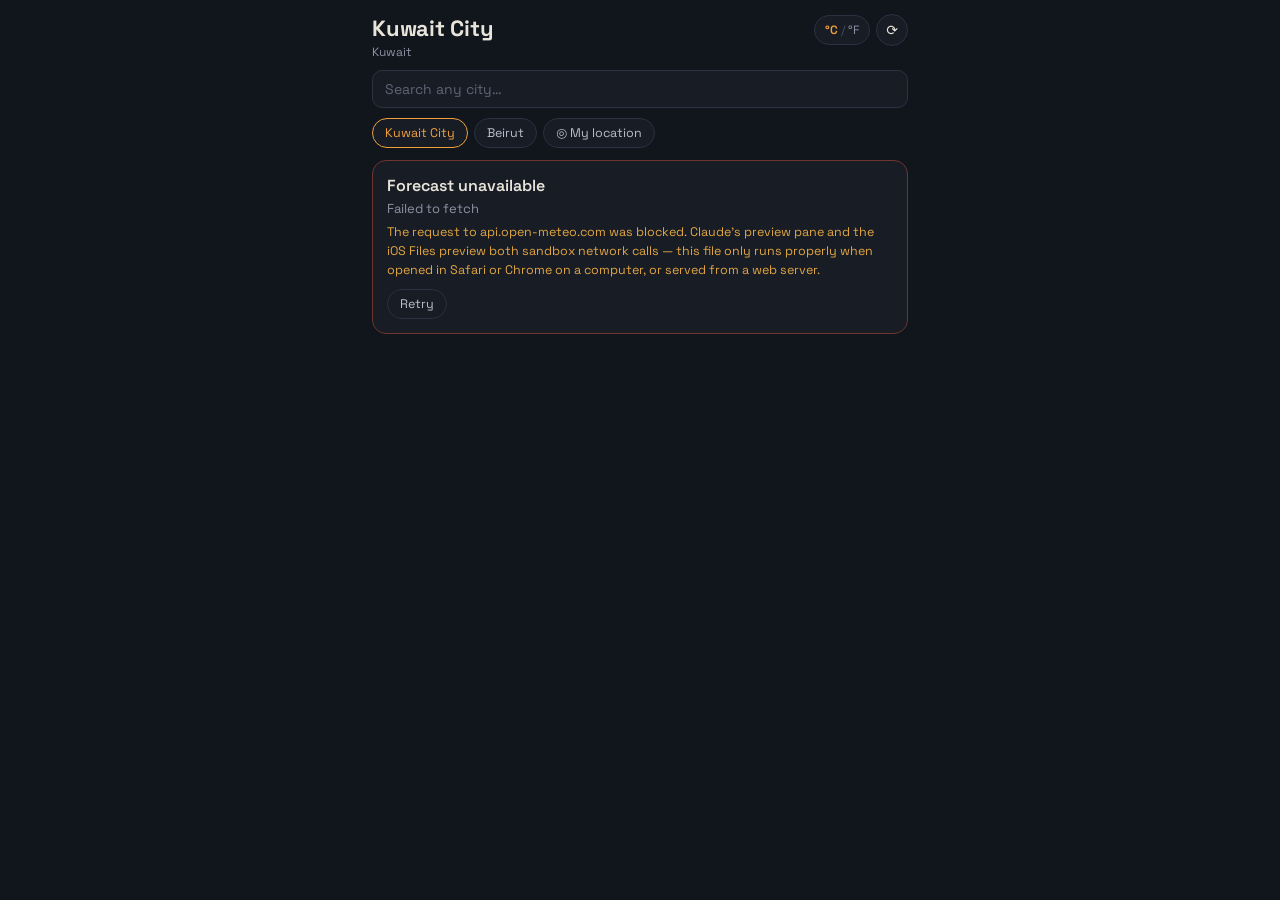
<file: index.html>
<!doctype html>
<html lang="en">
<head>
<meta charset="utf-8"/>
<meta name="viewport" content="width=device-width, initial-scale=1, viewport-fit=cover"/>
<meta name="theme-color" content="#11151c"/>
<meta name="apple-mobile-web-app-capable" content="yes"/>
<meta name="apple-mobile-web-app-status-bar-style" content="black-translucent"/>
<title>Hourly · 16-day forecast</title>
<link rel="icon" href="data:image/svg+xml,<svg xmlns='http://www.w3.org/2000/svg' viewBox='0 0 100 100'><text y='.9em' font-size='90'>🌡</text></svg>"/>
<link href="https://fonts.googleapis.com/css2?family=Space+Grotesk:wght@400;500;700&family=IBM+Plex+Mono:wght@400;500;600&display=swap" rel="stylesheet"/>
<style>
  * { box-sizing: border-box; -webkit-tap-highlight-color: transparent; }
  html, body { margin: 0; background: #11151c; }
  body {
    color: #e8e4da;
    font-family: 'Space Grotesk', system-ui, sans-serif;
    -webkit-font-smoothing: antialiased;
  }
  button { font-family: inherit; cursor: pointer; }
  #app { max-width: 560px; margin: 0 auto; padding: 14px 12px 40px; }

  /* header */
  .hd { margin-bottom: 12px; }
  .hd-top { display: flex; align-items: flex-start; justify-content: space-between; gap: 8px; }
  .hd-name { font-size: 22px; font-weight: 700; letter-spacing: -0.01em; }
  .hd-sub { font-size: 12px; color: #8b93a3; margin-top: 2px; }
  .hd-actions { display: flex; gap: 6px; align-items: center; }
  .unit {
    background: #171c25; border: 1px solid #2a3242; border-radius: 999px;
    color: #8b93a3; font-size: 12px; padding: 6px 10px; display: flex; gap: 3px;
  }
  .unit .on { color: #f2a03d; font-weight: 600; }
  .unit-sep { opacity: .4; }
  .icon-btn {
    background: #171c25; border: 1px solid #2a3242; border-radius: 999px;
    color: #e8e4da; font-size: 14px; width: 32px; height: 32px; line-height: 1;
  }
  .icon-btn:active { background: #232a37; }

  /* search */
  .search-wrap { position: relative; margin-top: 10px; }
  .search {
    width: 100%; background: #171c25; border: 1px solid #2a3242; border-radius: 10px;
    color: #e8e4da; font-family: inherit; font-size: 14px; padding: 9px 12px; outline: none;
  }
  .search:focus { border-color: #4db8c4; }
  .search::placeholder { color: #5d6575; }
  .results {
    position: absolute; top: calc(100% + 4px); left: 0; right: 0; z-index: 50;
    background: #171c25; border: 1px solid #2a3242; border-radius: 10px; overflow: hidden;
    box-shadow: 0 8px 24px rgba(0,0,0,.45);
  }
  .result {
    display: flex; justify-content: space-between; align-items: baseline; gap: 8px;
    width: 100%; text-align: left; background: none; border: 0; border-bottom: 1px solid #202735;
    color: #e8e4da; font-size: 14px; padding: 10px 12px;
  }
  .result:last-child { border-bottom: 0; }
  .result:active { background: #232a37; }
  .result-sub { font-size: 11px; color: #8b93a3; white-space: nowrap; overflow: hidden; text-overflow: ellipsis; }

  /* chips */
  .chips { display: flex; flex-wrap: wrap; gap: 6px; margin-top: 10px; }
  .chip {
    background: #171c25; border: 1px solid #2a3242; border-radius: 999px;
    color: #b9bfcb; font-size: 12.5px; padding: 6px 12px;
  }
  .chip-on { border-color: #f2a03d; color: #f2a03d; }
  .chip:disabled { opacity: .6; }
  .geo-msg { font-size: 12px; color: #e2a542; margin-top: 8px; }

  /* panels */
  .panel {
    background: #171c25; border: 1px solid #232a37; border-radius: 14px;
    padding: 14px; margin-bottom: 10px;
  }
  .dim { color: #8b93a3; font-size: 14px; text-align: center; padding: 28px 14px; }
  .err { border-color: #6e3530; }
  .err-t { font-weight: 600; margin-bottom: 4px; }
  .err-b { font-size: 13px; color: #8b93a3; margin-bottom: 6px; }
  .err-hint { font-size: 12.5px; color: #e2a542; margin-bottom: 10px; line-height: 1.5; }
  .hidden { display: none !important; }

  /* current */
  .now-main { display: flex; align-items: baseline; justify-content: space-between; gap: 10px; }
  .now-temp { font-size: 58px; font-weight: 700; letter-spacing: -.03em; line-height: 1; }
  .now-deg { font-size: 24px; font-weight: 500; color: #8b93a3; margin-left: 2px; }
  .now-cond { font-size: 14px; color: #b9bfcb; text-align: right; }
  .now-glyph { font-size: 16px; }
  .now-metrics {
    display: grid; grid-template-columns: 1fr 1fr 1fr; gap: 8px;
    border-top: 1px solid #232a37; padding-top: 12px; margin-top: 12px;
  }
  .m-l { font-size: 11px; color: #8b93a3; text-transform: uppercase; letter-spacing: .06em; }
  .m-v { font-family: 'IBM Plex Mono', monospace; font-size: 20px; font-weight: 600; margin-top: 3px; }
  .m-tag { font-size: 11px; margin-top: 1px; }

  /* chart */
  .chart-card { padding: 12px 10px 10px; }
  .chart-hd { display: flex; justify-content: space-between; align-items: center; padding: 0 4px 8px; gap: 8px; flex-wrap: wrap; }
  .legend { display: flex; align-items: center; gap: 5px; font-size: 11px; color: #8b93a3; }
  .dot { width: 8px; height: 8px; border-radius: 50%; display: inline-block; margin-left: 6px; }
  .legend .dot:first-child { margin-left: 0; }
  .ranges { display: flex; gap: 4px; }
  .rng {
    background: none; border: 1px solid #2a3242; border-radius: 7px;
    color: #8b93a3; font-size: 11.5px; padding: 4px 9px;
  }
  .rng-on { border-color: #4db8c4; color: #4db8c4; }
  .ch-wrap { display: flex; gap: 4px; }
  .ch-y { position: relative; width: 34px; height: 190px; flex: none; }
  .ch-y span {
    position: absolute; right: 2px; transform: translateY(-50%);
    font-family: 'IBM Plex Mono', monospace; font-size: 10px; color: #8b93a3;
  }
  .ch-plot { position: relative; flex: 1; min-width: 0; }
  .ch-plot svg { display: block; width: 100%; height: 190px; }
  .ch-x { position: relative; height: 16px; margin-top: 2px; overflow: hidden; }
  .ch-x span {
    position: absolute; transform: translateX(-50%); white-space: nowrap;
    font-family: 'IBM Plex Mono', monospace; font-size: 10px; color: #8b93a3;
  }

  /* hourly tape */
  .tape {
    background: #141922; border: 1px solid #232a37; border-radius: 14px;
    overflow: hidden; font-family: 'IBM Plex Mono', monospace;
  }
  .colhead, .row {
    display: grid;
    grid-template-columns: 48px 24px 1fr 1fr 1fr 46px;
    align-items: center;
    padding: 0 12px 0 9px;
  }
  .colhead {
    position: sticky; top: 0; z-index: 6;
    background: #1b212c; border-bottom: 1px solid #232a37;
    font-size: 10px; text-transform: uppercase; letter-spacing: .08em; color: #8b93a3;
    height: 30px; font-family: 'Space Grotesk', sans-serif;
  }
  .dayhead {
    position: sticky; top: 30px; z-index: 5;
    display: flex; justify-content: space-between; align-items: center;
    background: #171d27; border-top: 1px solid #232a37; border-bottom: 1px solid #232a37;
    padding: 7px 12px; font-family: 'Space Grotesk', sans-serif;
    font-size: 13px; font-weight: 600;
  }
  .day-hilo { font-family: 'IBM Plex Mono', monospace; font-size: 12px; font-weight: 500; }
  .hi { color: #f2a03d; } .lo { color: #8b93a3; margin-left: 6px; }
  .row {
    height: 34px; font-size: 13.5px;
    border-left: 3px solid transparent;
    border-bottom: 1px solid #1b212c;
  }
  .row-now { background: #20293a; }
  .row-now .c-time { color: #f2a03d; font-weight: 600; }
  .c-time { color: #8b93a3; font-size: 12px; }
  .c-glyph { font-size: 12px; opacity: .9; }
  .v, .rt { text-align: right; font-variant-numeric: tabular-nums; }
  .c-rh { text-align: right; color: #8b93a3; }

  /* footer */
  .ft { margin-top: 12px; }
  .ft-legend { font-size: 11px; color: #8b93a3; line-height: 2; }
  .ft-chip { margin-right: 8px; white-space: nowrap; }
  .ft-src { font-size: 11px; color: #5d6575; margin-top: 8px; line-height: 1.5; }

  @media (max-width: 380px) {
    .now-temp { font-size: 48px; }
    .colhead, .row { grid-template-columns: 44px 20px 1fr 1fr 1fr 42px; padding-right: 8px; }
    .row { font-size: 12.5px; }
  }
</style>
</head>
<body>
<div id="app">
  <header class="hd">
    <div class="hd-top">
      <div>
        <div class="hd-name" id="locName">…</div>
        <div class="hd-sub" id="locSub"></div>
      </div>
      <div class="hd-actions">
        <button class="unit" id="unitBtn" aria-label="Switch temperature unit">
          <span id="uC">°C</span><span class="unit-sep">/</span><span id="uF">°F</span>
        </button>
        <button class="icon-btn" id="refreshBtn" aria-label="Refresh">⟳</button>
      </div>
    </div>
    <div class="search-wrap">
      <input class="search" id="q" placeholder="Search any city…" aria-label="Search for a city" autocomplete="off"/>
      <div class="results hidden" id="results"></div>
    </div>
    <div class="chips" id="chips"></div>
    <div class="geo-msg hidden" id="geoMsg"></div>
  </header>

  <div class="panel dim hidden" id="loadingPanel">Loading 16-day forecast…</div>

  <div class="panel err hidden" id="errPanel">
    <div class="err-t">Forecast unavailable</div>
    <div class="err-b" id="errMsg"></div>
    <div class="err-hint hidden" id="errHint"></div>
    <button class="chip" id="retryBtn">Retry</button>
  </div>

  <section class="panel hidden" id="nowCard"></section>

  <section class="panel chart-card hidden" id="chartCard">
    <div class="chart-hd">
      <div class="legend">
        <span class="dot" style="background:#f2a03d"></span> Temp
        <span class="dot" style="background:#e4653f"></span> Feels
        <span class="dot" style="background:#4db8c4"></span> Dew pt
      </div>
      <div class="ranges" id="ranges">
        <button class="rng" data-r="24">24h</button>
        <button class="rng rng-on" data-r="72">3d</button>
        <button class="rng" data-r="168">7d</button>
        <button class="rng" data-r="all">16d</button>
      </div>
    </div>
    <div id="chart"></div>
  </section>

  <section class="tape hidden" id="tape"></section>

  <footer class="ft hidden" id="foot"></footer>
</div>

<script>
"use strict";

// ---------------------------------------------------------------------------
// Data: Open-Meteo /v1/forecast — best_match model blend, forecast_days=16
// (the API's maximum hourly horizon). All times local to the location.
// ---------------------------------------------------------------------------

const PRESETS = [
  { name: "Kuwait City", country: "Kuwait", lat: 29.3759, lon: 47.9774 },
  { name: "Beirut", country: "Lebanon", lat: 33.8938, lon: 35.5018 },
];

const WMO = {
  0:["Clear","☀"],1:["Mostly clear","🌤"],2:["Partly cloudy","⛅"],3:["Overcast","☁"],
  45:["Fog","🌫"],48:["Rime fog","🌫"],
  51:["Light drizzle","🌦"],53:["Drizzle","🌦"],55:["Heavy drizzle","🌧"],
  56:["Freezing drizzle","🌧"],57:["Freezing drizzle","🌧"],
  61:["Light rain","🌦"],63:["Rain","🌧"],65:["Heavy rain","🌧"],
  66:["Freezing rain","🌧"],67:["Freezing rain","🌧"],
  71:["Light snow","🌨"],73:["Snow","🌨"],75:["Heavy snow","❄"],77:["Snow grains","❄"],
  80:["Showers","🌦"],81:["Showers","🌧"],82:["Violent showers","⛈"],
  85:["Snow showers","🌨"],86:["Snow showers","🌨"],
  95:["Thunderstorm","⛈"],96:["Storm + hail","⛈"],99:["Storm + hail","⛈"],
};
const wmo = c => WMO[c] || ["—","·"];

function dewInfo(c){
  if (c == null) return { label:"—", color:"#7f8b9d" };
  if (c < 10) return { label:"Dry", color:"#8b96a8" };
  if (c < 13) return { label:"Comfortable", color:"#5cbd8e" };
  if (c < 16) return { label:"Pleasant", color:"#84c76c" };
  if (c < 18) return { label:"Noticeable", color:"#cdc352" };
  if (c < 21) return { label:"Sticky", color:"#e2a542" };
  if (c < 24) return { label:"Oppressive", color:"#e57a40" };
  return { label:"Severe", color:"#e2513f" };
}

function heatColor(c){
  if (c == null) return "#3a4150";
  if (c <= 0)  return "#5aa7d6";
  if (c < 15)  return "#69b3a6";
  if (c < 27)  return "#8fbf72";
  if (c < 33)  return "#d9c44f";
  if (c < 39)  return "#e69c3e";
  if (c < 46)  return "#e2703c";
  return "#da4334";
}

const WD = ["Sun","Mon","Tue","Wed","Thu","Fri","Sat"];
const MO = ["Jan","Feb","Mar","Apr","May","Jun","Jul","Aug","Sep","Oct","Nov","Dec"];

function dayLabel(dateStr, todayStr){
  const dt = new Date(dateStr + "T00:00:00Z");
  const base = WD[dt.getUTCDay()] + " " + dt.getUTCDate() + " " + MO[dt.getUTCMonth()];
  const diff = Math.round((dt - new Date(todayStr + "T00:00:00Z")) / 86400000);
  if (diff === 0) return "Today · " + base;
  if (diff === 1) return "Tomorrow · " + base;
  return base;
}
function shortDay(t){
  const dt = new Date(t.slice(0,10) + "T00:00:00Z");
  return WD[dt.getUTCDay()] + " " + dt.getUTCDate();
}

const esc = s => String(s).replace(/[&<>"']/g, ch => (
  {"&":"&amp;","<":"&lt;",">":"&gt;",'"':"&quot;","'":"&#39;"}[ch]
));

// storage: localStorage in a real browser; in-memory fallback where blocked
const mem = {};
const store = {
  get(k){ try { const v = localStorage.getItem(k); return v !== null ? v : (k in mem ? mem[k] : null); } catch(e){ return k in mem ? mem[k] : null; } },
  set(k,v){ mem[k] = v; try { localStorage.setItem(k, v); } catch(e){} },
};

const state = {
  loc: null, unit: "C", data: null, view: null,
  range: 72, loading: true, error: "", errHint: "",
  updatedAt: "", lastFetch: 0, results: [],
};

const el = id => document.getElementById(id);
const cvN  = c => c == null ? null : (state.unit === "F" ? c * 9/5 + 32 : c);
const dInt = c => c == null ? "—" : String(Math.round(cvN(c)));
const d1   = c => c == null ? "—" : cvN(c).toFixed(1);
const deg  = () => state.unit === "F" ? "°F" : "°C";

// ---- boot -----------------------------------------------------------------
(function boot(){
  try {
    const raw = store.get("weather-prefs");
    if (raw){
      const p = JSON.parse(raw);
      if (p.loc && p.loc.lat != null) state.loc = p.loc;
      if (p.unit === "C" || p.unit === "F") state.unit = p.unit;
    }
  } catch(e){}
  if (!state.loc) state.loc = PRESETS[0];
  renderChips();
  renderHeader();
  wire();
  load();
})();

function persist(){
  store.set("weather-prefs", JSON.stringify({ loc: state.loc, unit: state.unit }));
}

// ---- fetch ----------------------------------------------------------------
async function load(){
  state.loading = true; state.error = ""; state.errHint = "";
  renderStates();
  try {
    const p = new URLSearchParams({
      latitude: String(state.loc.lat),
      longitude: String(state.loc.lon),
      current: "temperature_2m,relative_humidity_2m,apparent_temperature,dew_point_2m,weather_code",
      hourly: "temperature_2m,relative_humidity_2m,dew_point_2m,apparent_temperature,weather_code",
      forecast_days: "16",
      timezone: "auto",
    });
    const r = await fetch("https://api.open-meteo.com/v1/forecast?" + p.toString());
    if (!r.ok) throw new Error("Open-Meteo returned HTTP " + r.status);
    const j = await r.json();
    if (!j.hourly || !j.hourly.time) throw new Error("Malformed response from Open-Meteo");
    state.data = j;
    state.view = buildView(j);
    state.updatedAt = new Date().toLocaleTimeString([], { hour: "2-digit", minute: "2-digit" });
    state.lastFetch = Date.now();
  } catch(e){
    state.error = (e && e.message) ? e.message : "Couldn't reach the forecast service.";
    if (e instanceof TypeError || /fetch|load failed|network/i.test(state.error)){
      state.errHint = "The request to api.open-meteo.com was blocked. Claude's preview pane and the iOS Files preview both sandbox network calls — this file only runs properly when opened in Safari or Chrome on a computer, or served from a web server.";
    }
  }
  state.loading = false;
  renderAll();
}

function buildView(data){
  const h = data.hourly;
  const nowHour = data.current.time.slice(0,13) + ":00";
  let start = h.time.findIndex(t => t >= nowHour);
  if (start < 0) start = 0;
  const hours = [];
  for (let i = start; i < h.time.length; i++){
    hours.push({
      time: h.time[i],
      temp: h.temperature_2m[i],
      feels: h.apparent_temperature[i],
      dew: h.dew_point_2m[i],
      rh: h.relative_humidity_2m[i],
      code: h.weather_code[i],
    });
  }
  const days = [];
  for (const row of hours){
    const d = row.time.slice(0,10);
    if (!days.length || days[days.length-1].date !== d) days.push({ date: d, rows: [] });
    days[days.length-1].rows.push(row);
  }
  return { hours, days, today: data.current.time.slice(0,10) };
}

// ---- rendering ------------------------------------------------------------
function renderAll(){
  renderStates(); renderHeader(); renderChips();
  if (!state.loading && !state.error && state.view){
    renderCurrent(); renderChart(); renderTape(); renderFoot();
  }
}

function renderStates(){
  el("loadingPanel").classList.toggle("hidden", !state.loading);
  el("errPanel").classList.toggle("hidden", !state.error);
  if (state.error){
    el("errMsg").textContent = state.error;
    el("errHint").textContent = state.errHint;
    el("errHint").classList.toggle("hidden", !state.errHint);
  }
  const ready = !state.loading && !state.error && !!state.view;
  ["nowCard","chartCard","tape","foot"].forEach(id => el(id).classList.toggle("hidden", !ready));
}

function renderHeader(){
  el("locName").textContent = state.loc ? state.loc.name : "…";
  el("locSub").textContent =
    (state.loc && state.loc.country ? state.loc.country : "") +
    (state.updatedAt ? " · updated " + state.updatedAt : "");
  el("uC").className = state.unit === "C" ? "on" : "";
  el("uF").className = state.unit === "F" ? "on" : "";
}

function renderChips(){
  let html = "";
  PRESETS.forEach((p, i) => {
    const on = state.loc && state.loc.name === p.name;
    html += '<button class="chip' + (on ? " chip-on" : "") + '" data-p="' + i + '">' + esc(p.name) + "</button>";
  });
  html += '<button class="chip" id="geoBtn">◎ My location</button>';
  el("chips").innerHTML = html;
}

function renderCurrent(){
  const c = state.data.current;
  const dw = dewInfo(c.dew_point_2m);
  el("nowCard").innerHTML =
    '<div class="now-main">' +
      '<div class="now-temp">' + d1(c.temperature_2m) + '<span class="now-deg">' + deg() + "</span></div>" +
      '<div class="now-cond"><span class="now-glyph">' + wmo(c.weather_code)[1] + "</span> " + wmo(c.weather_code)[0] + "</div>" +
    "</div>" +
    '<div class="now-metrics">' +
      '<div><div class="m-l">Feels like</div><div class="m-v" style="color:' + heatColor(c.apparent_temperature) + '">' + d1(c.apparent_temperature) + "°</div></div>" +
      '<div><div class="m-l">Dew point</div><div class="m-v" style="color:' + dw.color + '">' + d1(c.dew_point_2m) + '°</div><div class="m-tag" style="color:' + dw.color + '">' + dw.label + "</div></div>" +
      '<div><div class="m-l">Humidity</div><div class="m-v">' + Math.round(c.relative_humidity_2m) + "%</div></div>" +
    "</div>";
}

function niceTicks(lo, hi, n){
  const span = hi - lo;
  if (span <= 0) return [lo];
  const step0 = span / n;
  const mag = Math.pow(10, Math.floor(Math.log10(step0)));
  const norm = step0 / mag;
  const step = (norm < 1.5 ? 1 : norm < 3 ? 2 : norm < 7 ? 5 : 10) * mag;
  const out = [];
  for (let v = Math.ceil(lo / step) * step; v <= hi + 1e-9; v += step) out.push(v);
  return out;
}

function renderChart(){
  const v = state.view;
  const rows = state.range === "all" ? v.hours : v.hours.slice(0, state.range);
  const n = rows.length;
  if (!n){ el("chart").innerHTML = ""; return; }

  const series = [
    { key: "temp",  color: "#f2a03d", w: 2 },
    { key: "feels", color: "#e4653f", w: 1.4 },
    { key: "dew",   color: "#4db8c4", w: 1.4 },
  ];
  let lo = Infinity, hi = -Infinity;
  for (const s of series) for (const r of rows){
    const val = cvN(r[s.key]);
    if (val == null) continue;
    if (val < lo) lo = val;
    if (val > hi) hi = val;
  }
  if (!isFinite(lo)){ el("chart").innerHTML = ""; return; }
  if (hi - lo < 1){ hi += 1; lo -= 1; }
  const pad = (hi - lo) * 0.06; lo -= pad; hi += pad;

  const W = 1000, H = 190;
  const x = i => n === 1 ? 0 : i * (W / (n - 1));
  const y = val => H - (val - lo) / (hi - lo) * H;

  const ticks = niceTicks(lo, hi, 4);
  let grid = "", ylab = "";
  for (const t of ticks){
    const yy = y(t);
    grid += '<line x1="0" y1="' + yy.toFixed(1) + '" x2="' + W + '" y2="' + yy.toFixed(1) + '" stroke="#222a38" stroke-width="1" vector-effect="non-scaling-stroke"/>';
    ylab += '<span style="top:' + (yy / H * 100).toFixed(2) + '%">' + Math.round(t) + "°</span>";
  }

  let paths = "";
  for (const s of series){
    let dstr = "", pen = false;
    for (let i = 0; i < n; i++){
      const val = cvN(rows[i][s.key]);
      if (val == null){ pen = false; continue; }
      dstr += (pen ? "L" : "M") + x(i).toFixed(1) + " " + y(val).toFixed(1) + " ";
      pen = true;
    }
    paths += '<path d="' + dstr + '" fill="none" stroke="' + s.color + '" stroke-width="' + s.w + '" stroke-linejoin="round" vector-effect="non-scaling-stroke"/>';
  }

  // x-axis labels
  let idxs = [];
  if (state.range === 24){
    idxs = [0, 6, 12, 18, n - 1].filter(i => i < n).map(i => [i, i === 0 ? "Now" : rows[i].time.slice(11,16)]);
  } else {
    const bounds = [];
    for (let i = 0; i < n; i++) if (rows[i].time.slice(11,16) === "00:00") bounds.push(i);
    const stepN = state.range === "all" ? 2 : 1;
    idxs = [[0, "Now"]];
    bounds.forEach((i, k) => { if (k % stepN === 0) idxs.push([i, shortDay(rows[i].time)]); });
  }
  let xlab = "";
  for (const [i, label] of idxs){
    const pct = Math.min(96, Math.max(3, (n === 1 ? 0 : i / (n - 1)) * 100));
    xlab += '<span style="left:' + pct.toFixed(2) + '%">' + label + "</span>";
  }

  el("chart").innerHTML =
    '<div class="ch-wrap">' +
      '<div class="ch-y">' + ylab + "</div>" +
      '<div class="ch-plot">' +
        '<svg viewBox="0 0 ' + W + " " + H + '" preserveAspectRatio="none">' + grid + paths + "</svg>" +
        '<div class="ch-x">' + xlab + "</div>" +
      "</div>" +
    "</div>";
}

function renderTape(){
  const v = state.view;
  let html =
    '<div class="colhead"><span class="c-time">Time</span><span class="c-glyph"></span>' +
    '<span class="rt">Temp</span><span class="rt">Feels</span><span class="rt">Dew pt</span><span class="rt c-rh">RH</span></div>';
  for (const day of v.days){
    const temps = day.rows.map(r => r.temp).filter(t => t != null);
    const hi = temps.length ? Math.max.apply(null, temps) : null;
    const lo = temps.length ? Math.min.apply(null, temps) : null;
    html += '<div class="dayhead"><span>' + dayLabel(day.date, v.today) + "</span>" +
      '<span class="day-hilo">' + (hi != null ? '<span class="hi">↑' + dInt(hi) + '°</span><span class="lo">↓' + dInt(lo) + "°</span>" : "") + "</span></div>";
    for (const r of day.rows){
      const isNow = r === v.hours[0];
      const dw = dewInfo(r.dew);
      html += '<div class="row' + (isNow ? " row-now" : "") + '" style="border-left-color:' + heatColor(r.feels) + '">' +
        '<span class="c-time">' + (isNow ? "Now" : r.time.slice(11,16)) + "</span>" +
        '<span class="c-glyph" title="' + esc(wmo(r.code)[0]) + '">' + wmo(r.code)[1] + "</span>" +
        '<span class="v">' + dInt(r.temp) + "°</span>" +
        '<span class="v" style="color:' + heatColor(r.feels) + '">' + dInt(r.feels) + "°</span>" +
        '<span class="v" style="color:' + dw.color + '">' + dInt(r.dew) + "°</span>" +
        '<span class="v c-rh">' + (r.rh == null ? "—" : Math.round(r.rh) + "%") + "</span></div>";
    }
  }
  el("tape").innerHTML = html;
}

function renderFoot(){
  const scale = [
    ["&lt;10 dry","#8b96a8"],["10–16 comf.","#5cbd8e"],["16–18","#cdc352"],
    ["18–21 sticky","#e2a542"],["21–24 oppr.","#e57a40"],["≥24 severe","#e2513f"],
  ];
  el("foot").innerHTML =
    '<div class="ft-legend">Dew point scale: ' +
      scale.map(([l,c]) => '<span class="ft-chip" style="color:' + c + '">' + l + "</span>").join("") +
    "</div>" +
    '<div class="ft-src">Open-Meteo best-match model blend · 16-day horizon (' + state.view.hours.length +
    " h from now) · times local to location. Hourly detail beyond ~7 days is low-confidence — treat days 8–16 as directional.</div>";
}

// ---- search ---------------------------------------------------------------
let searchTimer = null;
function onSearchInput(){
  const q = el("q").value.trim();
  clearTimeout(searchTimer);
  if (q.length < 2){ hideResults(); return; }
  searchTimer = setTimeout(async () => {
    try {
      const r = await fetch("https://geocoding-api.open-meteo.com/v1/search?name=" + encodeURIComponent(q) + "&count=6&language=en&format=json");
      const j = await r.json();
      state.results = (j.results || []).map(x => ({
        name: x.name, country: x.country || "", admin: x.admin1 || "",
        lat: x.latitude, lon: x.longitude,
      }));
      showResults();
    } catch(e){ hideResults(); }
  }, 350);
}
function showResults(){
  if (!state.results.length){ hideResults(); return; }
  el("results").innerHTML = state.results.map((r, i) =>
    '<button class="result" data-i="' + i + '"><span>' + esc(r.name) + '</span>' +
    '<span class="result-sub">' + esc([r.admin, r.country].filter(Boolean).join(", ")) + "</span></button>"
  ).join("");
  el("results").classList.remove("hidden");
}
function hideResults(){
  el("results").classList.add("hidden");
  el("results").innerHTML = "";
}
function pick(l){
  state.loc = { name: l.name, country: l.country, lat: l.lat, lon: l.lon };
  el("q").value = ""; hideResults(); hideGeoMsg(); persist(); renderChips(); renderHeader(); load();
}

// ---- geolocation (explicit tap only) --------------------------------------
function hideGeoMsg(){ el("geoMsg").classList.add("hidden"); el("geoMsg").textContent = ""; }
function geolocate(btn){
  hideGeoMsg();
  if (!navigator.geolocation){
    el("geoMsg").textContent = "Geolocation isn't available here — use search or a preset.";
    el("geoMsg").classList.remove("hidden");
    return;
  }
  btn.disabled = true; btn.textContent = "Locating…";
  navigator.geolocation.getCurrentPosition(
    pos => {
      pick({
        name: pos.coords.latitude.toFixed(2) + "°, " + pos.coords.longitude.toFixed(2) + "°",
        country: "Current position",
        lat: pos.coords.latitude, lon: pos.coords.longitude,
      });
    },
    () => {
      btn.disabled = false; btn.textContent = "◎ My location";
      el("geoMsg").textContent = "Location access was denied or timed out — use search or a preset instead.";
      el("geoMsg").classList.remove("hidden");
    },
    { timeout: 8000, maximumAge: 300000 }
  );
}

// ---- events ---------------------------------------------------------------
function wire(){
  el("unitBtn").addEventListener("click", () => {
    state.unit = state.unit === "C" ? "F" : "C";
    persist(); renderHeader();
    if (state.view){ renderCurrent(); renderChart(); renderTape(); }
  });
  el("refreshBtn").addEventListener("click", load);
  el("retryBtn").addEventListener("click", load);
  el("q").addEventListener("input", onSearchInput);
  el("chips").addEventListener("click", e => {
    const b = e.target.closest("button");
    if (!b) return;
    if (b.id === "geoBtn"){ geolocate(b); return; }
    if (b.dataset.p != null) pick(PRESETS[+b.dataset.p]);
  });
  el("results").addEventListener("click", e => {
    const b = e.target.closest(".result");
    if (b) pick(state.results[+b.dataset.i]);
  });
  document.addEventListener("click", e => {
    if (!e.target.closest(".search-wrap")) hideResults();
  });
  el("ranges").addEventListener("click", e => {
    const b = e.target.closest(".rng");
    if (!b) return;
    state.range = b.dataset.r === "all" ? "all" : +b.dataset.r;
    document.querySelectorAll(".rng").forEach(x => x.classList.toggle("rng-on", x === b));
    renderChart();
  });
  document.addEventListener("visibilitychange", () => {
    if (document.visibilityState === "visible" && state.lastFetch &&
        Date.now() - state.lastFetch > 30 * 60 * 1000) load();
  });
}
</script>
</body>
</html>
</file>
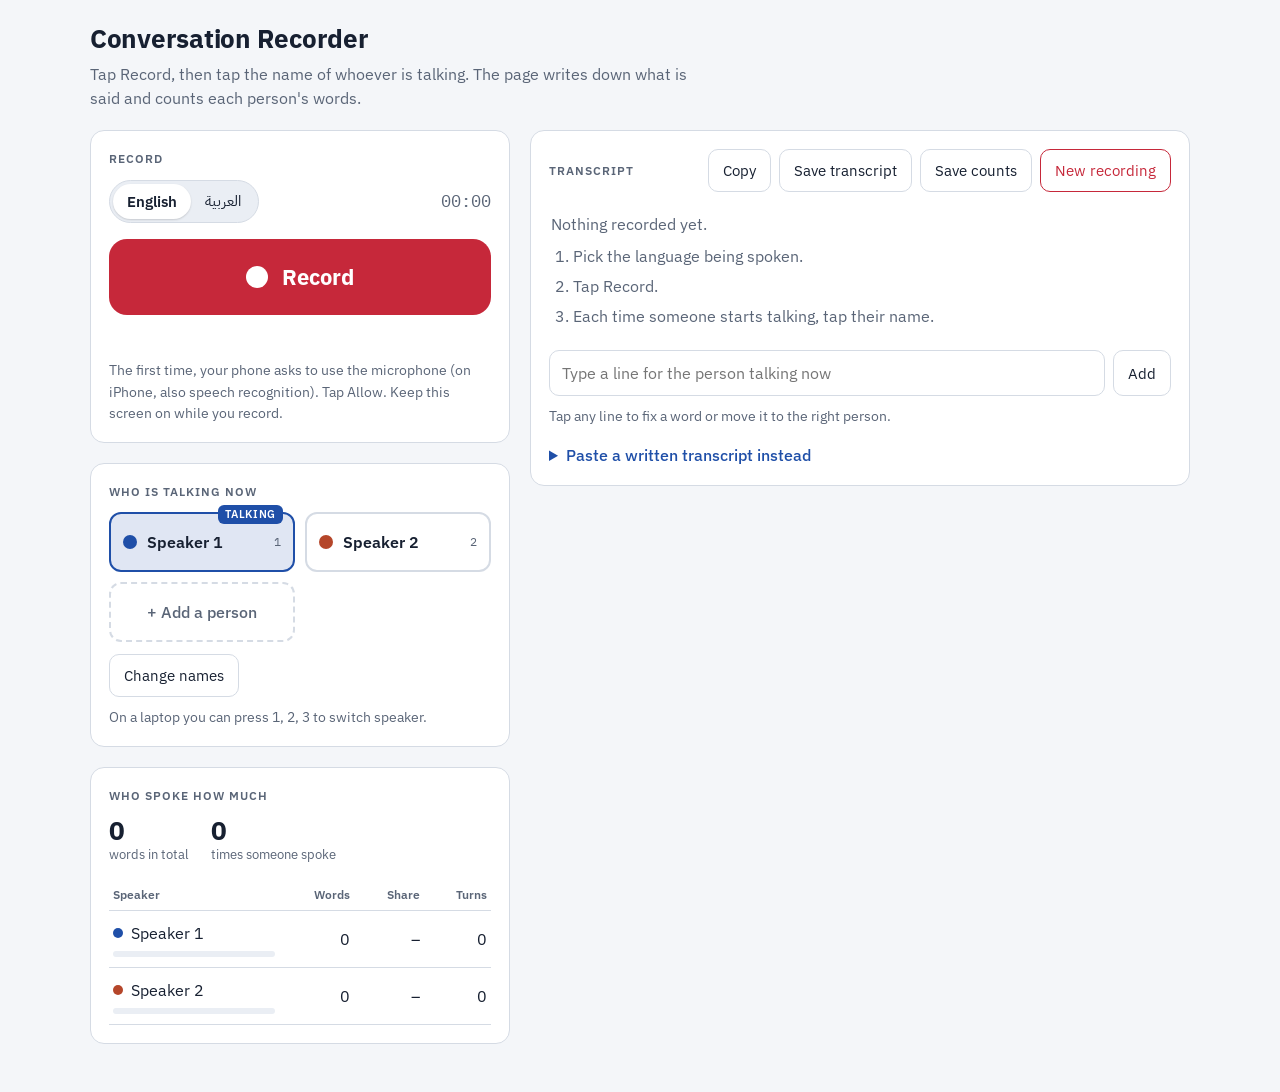
<file: recorder/index.html>
<!doctype html>
<html lang="en">
<head>
<meta charset="utf-8">
<meta name="viewport" content="width=device-width, initial-scale=1, viewport-fit=cover">
<meta name="theme-color" content="#f4f6f9" media="(prefers-color-scheme: light)">
<meta name="theme-color" content="#0f141c" media="(prefers-color-scheme: dark)">
<meta name="apple-mobile-web-app-capable" content="yes">
<meta name="mobile-web-app-capable" content="yes">
<meta name="apple-mobile-web-app-status-bar-style" content="default">
<meta name="apple-mobile-web-app-title" content="Recorder">
<meta name="robots" content="noindex,nofollow">
<link rel="apple-touch-icon" href="icon-180.png">
<link rel="icon" type="image/png" href="icon-180.png">
<link rel="manifest" href="manifest.json">
<title>Conversation Recorder</title>
<link rel="preconnect" href="https://fonts.googleapis.com">
<link rel="preconnect" href="https://fonts.gstatic.com" crossorigin>
<link rel="stylesheet" href="https://fonts.googleapis.com/css2?family=IBM+Plex+Mono:wght@400;500&family=IBM+Plex+Sans+Arabic:wght@400;500;600&family=IBM+Plex+Sans:wght@400;500;600;700&display=swap">
<style>
/* Layout: one column on phones (record, who is talking, counts, transcript); two columns on wide screens with the transcript on the right. */
:root {
  --bg: #f4f6f9;
  --surface: #ffffff;
  --surface-2: #eaeef4;
  --line: #d5dbe4;
  --fg: #172031;
  --muted: #5a6577;
  --accent: #1f4fa8;
  --accent-fg: #ffffff;
  --rec: #c6283a;
  --rec-soft: #fbe4e7;
  --ok: #1d7a4c;
  --warn-bg: #fff4dc;
  --warn-fg: #7a4b00;
  --sp1: #1f4fa8; --sp2: #b5462a; --sp3: #1d7a4c; --sp4: #7a3fa3; --sp5: #8a6a00; --sp6: #0e7c86;
  --font-ui: "IBM Plex Sans", "IBM Plex Sans Arabic", system-ui, -apple-system, "Segoe UI", sans-serif;
  --font-ar: "IBM Plex Sans Arabic", "IBM Plex Sans", "Geeza Pro", "Segoe UI", sans-serif;
  --font-mono: "IBM Plex Mono", ui-monospace, "SF Mono", Menlo, monospace;
  --radius: 14px;
}
@media (prefers-color-scheme: dark) {
  :root:not([data-theme="light"]) {
    --bg: #0f141c; --surface: #171e29; --surface-2: #212a38; --line: #2e3949;
    --fg: #e7ecf3; --muted: #9aa6b8; --accent: #7ea6ff; --accent-fg: #0f141c;
    --rec: #ff5c6c; --rec-soft: #3a1a20; --ok: #5fd09a; --warn-bg: #3a2e12; --warn-fg: #ffd58a;
    --sp1: #7ea6ff; --sp2: #ff8f6e; --sp3: #5fd09a; --sp4: #c79bff; --sp5: #e8c55a; --sp6: #5fd3dc;
    color-scheme: dark;
  }
}
:root[data-theme="dark"] {
  --bg: #0f141c; --surface: #171e29; --surface-2: #212a38; --line: #2e3949;
  --fg: #e7ecf3; --muted: #9aa6b8; --accent: #7ea6ff; --accent-fg: #0f141c;
  --rec: #ff5c6c; --rec-soft: #3a1a20; --ok: #5fd09a; --warn-bg: #3a2e12; --warn-fg: #ffd58a;
  --sp1: #7ea6ff; --sp2: #ff8f6e; --sp3: #5fd09a; --sp4: #c79bff; --sp5: #e8c55a; --sp6: #5fd3dc;
  color-scheme: dark;
}
* { box-sizing: border-box; -webkit-tap-highlight-color: transparent; }
html { background: var(--bg); -webkit-text-size-adjust: 100%; }
[hidden] { display: none !important; }
body {
  background: var(--bg); color: var(--fg); font-family: var(--font-ui);
  font-size: 16px; line-height: 1.5;
  padding-left: max(16px, env(safe-area-inset-left, 0px));
  padding-right: max(16px, env(safe-area-inset-right, 0px));
  padding-top: calc(20px + env(safe-area-inset-top, 0px));
  padding-bottom: calc(48px + env(safe-area-inset-bottom, 0px));
  margin: 0;
}
.wrap { max-width: 1100px; margin: 0 auto; display: grid; gap: 20px; }
header h1 { font-size: 1.6rem; margin: 0; letter-spacing: -0.01em; text-wrap: balance; }
header p { margin: 4px 0 0; color: var(--muted); max-width: 60ch; }
.cols { display: grid; gap: 20px; grid-template-columns: 1fr; align-items: start; }
@media (min-width: 900px) { .cols { grid-template-columns: minmax(0, 420px) minmax(0, 1fr); } }
.stack { display: grid; gap: 20px; min-width: 0; }
.panel { background: var(--surface); border: 1px solid var(--line); border-radius: var(--radius); padding: 18px; min-width: 0; }
.panel h2 { font-size: 0.78rem; text-transform: uppercase; letter-spacing: 0.08em; color: var(--muted); margin: 0 0 12px; font-weight: 600; }

/* Record control */
.rec-top { display: flex; align-items: center; justify-content: space-between; gap: 12px; flex-wrap: wrap; }
.lang { display: inline-flex; border: 1px solid var(--line); border-radius: 999px; padding: 3px; background: var(--surface-2); }
.lang button { border: 0; background: transparent; color: var(--fg); font: inherit; font-size: 0.95rem; padding: 6px 14px; border-radius: 999px; cursor: pointer; }
.lang button[aria-pressed="true"] { background: var(--surface); box-shadow: 0 1px 2px rgba(0,0,0,.15); font-weight: 600; }
.lang button[lang="ar"] { font-family: var(--font-ar); }
.lang button:disabled { cursor: not-allowed; opacity: .6; }
.clock { font-family: var(--font-mono); font-variant-numeric: tabular-nums; font-size: 1.05rem; color: var(--muted); }
.rec-btn {
  margin-top: 16px; width: 100%; min-height: 76px; border-radius: 18px; border: 0;
  font: inherit; font-size: 1.35rem; font-weight: 700; cursor: pointer;
  display: flex; align-items: center; justify-content: center; gap: 14px;
  background: var(--rec); color: #fff;
}
.rec-btn .dot { width: 22px; height: 22px; border-radius: 50%; background: #fff; flex: none; }
.rec-btn.on { background: var(--rec-soft); color: var(--rec); border: 2px solid var(--rec); }
.rec-btn.on .dot { border-radius: 5px; background: var(--rec); animation: pulse 1.4s ease-in-out infinite; }
.rec-btn:disabled { opacity: .55; cursor: wait; }
@keyframes pulse { 50% { opacity: .35; } }
@media (prefers-reduced-motion: reduce) { .rec-btn.on .dot { animation: none; } }
.status { margin: 12px 0 0; font-size: 0.98rem; color: var(--muted); min-height: 1.5em; }
.status.live { color: var(--rec); font-weight: 600; }
.note { margin: 12px 0 0; padding: 12px 14px; border-radius: 10px; background: var(--warn-bg); color: var(--warn-fg); font-size: 0.95rem; }
.note button { margin-top: 8px; }
.hint { margin: 10px 0 0; font-size: 0.88rem; color: var(--muted); }

/* Speakers */
.speakers { display: grid; grid-template-columns: repeat(auto-fill, minmax(140px, 1fr)); gap: 10px; }
.sp {
  --c: var(--sp1);
  position: relative; display: flex; align-items: center; gap: 10px;
  min-height: 60px; padding: 10px 12px; border-radius: 12px; cursor: pointer;
  border: 2px solid var(--line); background: var(--surface); color: var(--fg);
  font: inherit; text-align: start;
}
.sp .sw { width: 14px; height: 14px; border-radius: 50%; background: var(--c); flex: none; }
.sp .nm { font-weight: 600; overflow: hidden; text-overflow: ellipsis; white-space: nowrap; min-width: 0; flex: 1; }
.sp .key { font-family: var(--font-mono); font-size: 0.75rem; color: var(--muted); }
.sp[aria-pressed="true"] { border-color: var(--c); background: color-mix(in srgb, var(--c) 14%, var(--surface)); }
.sp[aria-pressed="true"]::after { content: "talking"; position: absolute; top: -9px; inset-inline-end: 10px; font-size: 0.68rem; font-weight: 600; letter-spacing: .06em; text-transform: uppercase; background: var(--c); color: var(--surface); padding: 1px 7px; border-radius: 6px; }
.sp-add { border-style: dashed; color: var(--muted); justify-content: center; font-weight: 500; }
.sp-tools { display: flex; gap: 10px; flex-wrap: wrap; margin-top: 12px; }

/* Buttons */
.btn { font: inherit; font-size: 0.95rem; padding: 9px 14px; border-radius: 10px; border: 1px solid var(--line); background: var(--surface); color: var(--fg); cursor: pointer; }
.btn.primary { background: var(--accent); color: var(--accent-fg); border-color: var(--accent); font-weight: 600; }
.btn.danger { color: var(--rec); border-color: var(--rec); }
.btn:disabled { opacity: .5; cursor: not-allowed; }
button:focus-visible, textarea:focus-visible, input:focus-visible { outline: 3px solid var(--accent); outline-offset: 2px; }

/* Counts */
.totals { display: flex; gap: 22px; flex-wrap: wrap; margin-bottom: 14px; }
.totals div { display: grid; }
.totals b { font-size: 1.6rem; font-variant-numeric: tabular-nums; line-height: 1.1; }
.totals span { font-size: 0.82rem; color: var(--muted); }
table { width: 100%; border-collapse: collapse; font-variant-numeric: tabular-nums; }
th { text-align: start; font-size: 0.78rem; color: var(--muted); font-weight: 600; padding: 6px 4px; border-bottom: 1px solid var(--line); }
td { padding: 10px 4px; border-bottom: 1px solid var(--line); vertical-align: middle; }
td.num, th.num { text-align: end; white-space: nowrap; }
.who { display: flex; align-items: center; gap: 8px; min-width: 0; }
.who .sw { width: 10px; height: 10px; border-radius: 50%; flex: none; }
.who span { overflow: hidden; text-overflow: ellipsis; white-space: nowrap; }
.bar { height: 6px; border-radius: 3px; background: var(--surface-2); margin-top: 6px; overflow: hidden; }
.bar i { display: block; height: 100%; border-radius: 3px; }
.tbl-wrap { overflow-x: auto; }

/* Transcript */
.tr-head { display: flex; justify-content: space-between; align-items: center; gap: 10px; flex-wrap: wrap; margin-bottom: 12px; }
.tr-head h2 { margin: 0; }
.tr-actions { display: flex; gap: 8px; flex-wrap: wrap; }
.transcript { display: grid; gap: 4px; }
.turn { --c: var(--sp1); display: grid; grid-template-columns: auto minmax(0, 1fr); gap: 4px 12px; padding: 10px 10px; border-radius: 10px; cursor: pointer; border-inline-start: 4px solid var(--c); background: transparent; }
.turn:hover { background: var(--surface-2); }
.turn .t { font-family: var(--font-mono); font-size: 0.78rem; color: var(--muted); padding-top: 3px; font-variant-numeric: tabular-nums; }
.turn .who-l { font-weight: 600; color: var(--c); font-size: 0.9rem; }
.turn .txt { grid-column: 2; overflow-wrap: anywhere; }
.turn .txt:lang(ar), .turn .txt[dir="rtl"] { font-family: var(--font-ar); }
.turn .wc { font-size: 0.78rem; color: var(--muted); font-weight: 400; margin-inline-start: 6px; }
.turn.partial .txt { color: var(--muted); font-style: italic; }
.turn.editing { background: var(--surface-2); cursor: default; }
.edit { grid-column: 1 / -1; display: grid; gap: 10px; margin-top: 6px; }
.edit textarea { width: 100%; min-height: 80px; font: inherit; padding: 10px; border-radius: 10px; border: 1px solid var(--line); background: var(--surface); color: var(--fg); resize: vertical; }
.edit .row { display: flex; gap: 8px; flex-wrap: wrap; align-items: center; }
.edit .lbl { font-size: 0.85rem; color: var(--muted); }
.chip { --c: var(--sp1); font: inherit; font-size: 0.9rem; padding: 6px 12px; border-radius: 999px; border: 2px solid var(--c); background: var(--surface); color: var(--fg); cursor: pointer; }
.chip[aria-pressed="true"] { background: var(--c); color: var(--surface); font-weight: 600; }
.empty { color: var(--muted); padding: 8px 2px; }
.empty ol { margin: 8px 0 0; padding-inline-start: 22px; display: grid; gap: 6px; }
.add-line { display: flex; gap: 8px; margin-top: 14px; }
.add-line input { flex: 1; min-width: 0; font: inherit; padding: 10px 12px; border-radius: 10px; border: 1px solid var(--line); background: var(--surface); color: var(--fg); }
details { margin-top: 16px; }
summary { cursor: pointer; color: var(--accent); font-weight: 500; }
details textarea { width: 100%; min-height: 140px; margin-top: 10px; font: inherit; padding: 10px; border-radius: 10px; border: 1px solid var(--line); background: var(--surface); color: var(--fg); }
.toast { position: fixed; left: 50%; transform: translateX(-50%); bottom: calc(20px + env(safe-area-inset-bottom, 0px)); background: var(--fg); color: var(--bg); padding: 10px 16px; border-radius: 10px; font-size: 0.95rem; z-index: 20; max-width: calc(100% - 32px); }
.sr { position: absolute; width: 1px; height: 1px; overflow: hidden; clip: rect(0 0 0 0); }
#copyBox { position: absolute; left: -9999px; top: 0; width: 10px; height: 10px; }
</style>
</head>
<body>
<div class="wrap">
  <header>
    <h1>Conversation Recorder</h1>
    <p>Tap Record, then tap the name of whoever is talking. The page writes down what is said and counts each person's words.</p>
  </header>

  <div class="cols">
    <div class="stack">
      <section class="panel" aria-labelledby="recH">
        <h2 id="recH">Record</h2>
        <div class="rec-top">
          <div class="lang" role="group" aria-label="Language spoken">
            <button id="langEn" type="button" lang="en" aria-pressed="true">English</button>
            <button id="langAr" type="button" lang="ar" aria-pressed="false">العربية</button>
          </div>
          <span class="clock" id="clock" aria-label="Recording time">00:00</span>
        </div>
        <button id="recBtn" class="rec-btn" type="button" disabled><span class="dot" aria-hidden="true"></span><span id="recLabel">Getting ready…</span></button>
        <p class="status" id="status" aria-live="polite"></p>
        <div class="note" id="noMic" hidden>
          <strong>This browser can't listen.</strong> On an iPhone, open this page in Safari. On a computer or Android phone, use Google Chrome. You can still paste a written transcript below and get the word counts.
        </div>
        <div class="note" id="micOff" hidden>
          <strong>The microphone is blocked for this page.</strong> On iPhone, tap the <b>aA</b> button in Safari's address bar, choose Website Settings, and set Microphone to Allow. In Chrome, tap the icon to the left of the address and allow the microphone. Then tap Record.
        </div>
        <div class="note" id="homeTip" hidden>
          <strong>Keep it as an app:</strong> tap Safari's Share button, then Add to Home Screen. A Recorder icon will appear with your other apps.
          <div><button class="btn" id="tipClose" type="button">Got it</button></div>
        </div>
        <p class="hint">The first time, your phone asks to use the microphone (on iPhone, also speech recognition). Tap Allow. Keep this screen on while you record.</p>
      </section>

      <section class="panel" aria-labelledby="spH">
        <h2 id="spH">Who is talking now</h2>
        <div class="speakers" id="speakers"></div>
        <div class="sp-tools">
          <button class="btn" type="button" id="renameBtn">Change names</button>
        </div>
        <p class="hint" id="keyHint">On a laptop you can press 1, 2, 3 to switch speaker.</p>
      </section>

      <section class="panel" aria-labelledby="cntH">
        <h2 id="cntH">Who spoke how much</h2>
        <div class="totals">
          <div><b id="totWords">0</b><span>words in total</span></div>
          <div><b id="totTurns">0</b><span>times someone spoke</span></div>
        </div>
        <div class="tbl-wrap">
          <table>
            <thead><tr><th>Speaker</th><th class="num">Words</th><th class="num">Share</th><th class="num">Turns</th></tr></thead>
            <tbody id="countBody"></tbody>
          </table>
        </div>
      </section>
    </div>

    <section class="panel" aria-labelledby="trH">
      <div class="tr-head">
        <h2 id="trH">Transcript</h2>
        <div class="tr-actions">
          <button class="btn" type="button" id="copyBtn">Copy</button>
          <button class="btn" type="button" id="saveTxt">Save transcript</button>
          <button class="btn" type="button" id="saveCsv">Save counts</button>
          <button class="btn danger" type="button" id="clearBtn">New recording</button>
        </div>
      </div>
      <div class="transcript" id="transcript"></div>
      <form class="add-line" id="addForm">
        <label class="sr" for="addInput">Type a line for the person talking now</label>
        <input id="addInput" type="text" dir="auto" placeholder="Type a line for the person talking now" autocomplete="off">
        <button class="btn" type="submit">Add</button>
      </form>
      <p class="hint">Tap any line to fix a word or move it to the right person.</p>
      <details id="pasteBox">
        <summary>Paste a written transcript instead</summary>
        <p class="hint">Put each person's words on their own line, starting with their name and a colon, for example "Sara: Good morning".</p>
        <label class="sr" for="pasteInput">Transcript to count</label>
        <textarea id="pasteInput" dir="auto"></textarea>
        <div class="row" style="margin-top:10px"><button class="btn primary" type="button" id="pasteBtn">Count these words</button></div>
      </details>
    </section>
  </div>
</div>
<textarea id="copyBox" aria-hidden="true" tabindex="-1"></textarea>
<div class="toast" id="toast" role="status" hidden></div>

<script>
(function () {
  "use strict";
  var STORE = "conv-recorder-v1";
  var COLORS = 6;
  var $ = function (id) { return document.getElementById(id); };

  // ---------- state ----------
  function freshState() {
    return {
      lang: "en",
      speakers: [{ id: "s1", name: "Speaker 1", c: 1 }, { id: "s2", name: "Speaker 2", c: 2 }],
      active: "s1",
      turns: [],
      elapsed: 0,
      nextSp: 3,
      nextTurn: 1,
      started: null
    };
  }
  var state = freshState();
  try {
    var saved = JSON.parse(localStorage.getItem(STORE) || "null");
    if (saved && Array.isArray(saved.speakers) && saved.speakers.length && Array.isArray(saved.turns)) state = Object.assign(freshState(), saved);
  } catch (e) {}
  function persist() { try { localStorage.setItem(STORE, JSON.stringify(state)); } catch (e) {} }

  var editingId = null, renaming = false;
  var partialText = "", phraseSp = null, splits = [];
  var dict = null, dictState = "idle", dictReady = false;
  var downloads = null, perms = null;
  var listenStart = 0, tick = null, wakeLock = null;

  // ---------- helpers ----------
  var seg = null;
  try { seg = new Intl.Segmenter(undefined, { granularity: "word" }); } catch (e) {}
  function countWords(text) {
    text = (text || "").trim();
    if (!text) return 0;
    if (seg) { var n = 0; for (var s of seg.segment(text)) if (s.isWordLike) n++; return n; }
    return text.split(/\s+/).filter(function (w) { return /[\p{L}\p{N}]/u.test(w); }).length;
  }
  function sp(id) { for (var i = 0; i < state.speakers.length; i++) if (state.speakers[i].id === id) return state.speakers[i]; return state.speakers[0]; }
  function colorVar(s) { return "var(--sp" + (((s.c - 1) % COLORS) + 1) + ")"; }
  function fmtTime(ms) {
    var t = Math.floor(ms / 1000), h = Math.floor(t / 3600), m = Math.floor((t % 3600) / 60), s = t % 60;
    var mm = String(m).padStart(2, "0"), ss = String(s).padStart(2, "0");
    return h ? h + ":" + mm + ":" + ss : mm + ":" + ss;
  }
  function nowElapsed() { return state.elapsed + (listenStart ? Date.now() - listenStart : 0); }
  function isRtl(text) { return /[֐-ࣿ]/.test(text || ""); }
  function mostlyArabic(text) { var ar = (text.match(/[\u0600-\u06FF]/g) || []).length, lat = (text.match(/[A-Za-z]/g) || []).length; return ar > lat; }
  function el(tag, cls, text) { var e = document.createElement(tag); if (cls) e.className = cls; if (text != null) e.textContent = text; return e; }
  var toastT = null;
  function toast(msg) { var t = $("toast"); t.textContent = msg; t.hidden = false; clearTimeout(toastT); toastT = setTimeout(function () { t.hidden = true; }, 2600); }
  function setStatus(msg, live) { var s = $("status"); s.textContent = msg || ""; s.classList.toggle("live", !!live); }

  // ---------- adding words ----------
  function appendText(spId, text) {
    text = (text || "").replace(/\s+/g, " ");
    if (!text.trim()) return;
    if (!state.started) state.started = Date.now();
    var last = state.turns[state.turns.length - 1];
    if (last && last.sp === spId) {
      last.text = (last.text + text).replace(/^\s+/, "");
    } else {
      state.turns.push({ id: "t" + (state.nextTurn++), sp: spId, text: text.trim(), t: nowElapsed() });
    }
  }
  function onFinal(text) {
    var words = (text || "").trim().split(/\s+/).filter(Boolean);
    var owner = phraseSp || state.active;
    if (splits.length && words.length) {
      var idx = 0;
      splits.forEach(function (s) {
        var upto = Math.min(words.length, Math.max(idx, s.n));
        if (upto > idx) { appendText(s.sp, " " + words.slice(idx, upto).join(" ")); idx = upto; }
      });
      if (idx < words.length) appendText(state.active, " " + words.slice(idx).join(" "));
    } else {
      appendText(owner, text);
    }
    splits = []; phraseSp = null; partialText = "";
    persist(); render();
  }
  function onPartial(text) {
    partialText = text || "";
    if (partialText.trim() && !phraseSp) phraseSp = state.active;
    if (!partialText.trim()) { /* phrase settled; owner kept until final */ }
    renderTranscript(); renderCounts();
  }
  function setActive(id) {
    if (id === state.active) return;
    if (dictState !== "idle" && partialText.trim()) {
      var n = countWords(partialText);
      splits.push({ sp: phraseSp || state.active, n: n });
      phraseSp = id;
    }
    state.active = id;
    persist(); render();
  }

  // ---------- rendering ----------
  function render() { renderSpeakers(); renderCounts(); renderTranscript(); renderLang(); }

  function renderLang() {
    $("langEn").setAttribute("aria-pressed", state.lang === "en");
    $("langAr").setAttribute("aria-pressed", state.lang === "ar");
    var busy = dictState !== "idle";
    $("langEn").disabled = busy; $("langAr").disabled = busy;
  }

  function renderSpeakers() {
    var box = $("speakers"); box.textContent = "";
    state.speakers.forEach(function (s, i) {
      if (renaming) {
        var wrapEl = el("div", "sp"); wrapEl.style.setProperty("--c", colorVar(s)); wrapEl.style.cursor = "default";
        wrapEl.appendChild(el("span", "sw"));
        var inp = document.createElement("input");
        inp.id = "name-" + s.id; inp.value = s.name; inp.dir = "auto"; inp.setAttribute("aria-label", "Name for speaker " + (i + 1));
        inp.style.cssText = "flex:1;min-width:0;font:inherit;font-weight:600;border:0;border-bottom:1px solid var(--line);background:transparent;color:var(--fg);padding:4px 0";
        inp.addEventListener("input", function () { s.name = inp.value; persist(); renderCounts(); renderTranscript(); });
        inp.addEventListener("keydown", function (e) { if (e.key === "Enter") { e.preventDefault(); toggleRename(); } });
        wrapEl.appendChild(inp);
        if (state.speakers.length > 1 && !state.turns.some(function (t) { return t.sp === s.id; })) {
          var rm = el("button", "btn", "Remove"); rm.type = "button"; rm.style.padding = "4px 8px"; rm.style.fontSize = "0.8rem";
          rm.addEventListener("click", function () { state.speakers = state.speakers.filter(function (x) { return x.id !== s.id; }); if (state.active === s.id) state.active = state.speakers[0].id; persist(); render(); });
          wrapEl.appendChild(rm);
        }
        box.appendChild(wrapEl);
        return;
      }
      var b = el("button", "sp"); b.type = "button"; b.id = "sp-" + s.id;
      b.style.setProperty("--c", colorVar(s));
      b.setAttribute("aria-pressed", s.id === state.active);
      b.appendChild(el("span", "sw"));
      var nm = el("span", "nm", s.name || "Speaker " + (i + 1)); nm.dir = "auto"; b.appendChild(nm);
      if (i < 9) b.appendChild(el("span", "key", String(i + 1)));
      b.addEventListener("click", function () { setActive(s.id); });
      box.appendChild(b);
    });
    if (state.speakers.length < 12) {
      var add = el("button", "sp sp-add", "+ Add a person"); add.type = "button"; add.id = "spAdd";
      add.addEventListener("click", function () {
        var n = state.nextSp++;
        state.speakers.push({ id: "s" + n, name: "Speaker " + (state.speakers.length + 1), c: n });
        persist(); renaming = true; render();
        var i = $("name-s" + n); if (i) { i.focus(); i.select(); }
      });
      box.appendChild(add);
    }
    $("renameBtn").textContent = renaming ? "Done" : "Change names";
    $("renameBtn").classList.toggle("primary", renaming);
  }
  function toggleRename() {
    renaming = !renaming;
    state.speakers.forEach(function (s, i) { if (!s.name.trim()) s.name = "Speaker " + (i + 1); });
    persist(); render();
    if (renaming) { var f = $("name-" + state.speakers[0].id); if (f) f.focus(); }
  }

  function tally() {
    var m = {}; state.speakers.forEach(function (s) { m[s.id] = { w: 0, turns: 0 }; });
    state.turns.forEach(function (t) { if (!m[t.sp]) m[t.sp] = { w: 0, turns: 0 }; m[t.sp].w += countWords(t.text); m[t.sp].turns++; });
    var total = 0; Object.keys(m).forEach(function (k) { total += m[k].w; });
    return { m: m, total: total };
  }

  function renderCounts() {
    var r = tally(), body = $("countBody"); body.textContent = "";
    var live = (dictState !== "idle" && partialText.trim()) ? countWords(partialText) : 0;
    $("totWords").textContent = (r.total + live).toLocaleString();
    $("totTurns").textContent = state.turns.length.toLocaleString();
    state.speakers.forEach(function (s) {
      var d = r.m[s.id], share = r.total ? d.w / r.total : 0;
      var tr = document.createElement("tr");
      var td1 = document.createElement("td");
      var who = el("div", "who"); var sw = el("span", "sw"); sw.style.background = colorVar(s); who.appendChild(sw);
      var nm = el("span", null, s.name); nm.dir = "auto"; who.appendChild(nm); td1.appendChild(who);
      var bar = el("div", "bar"); var fill = document.createElement("i"); fill.style.width = (share * 100).toFixed(1) + "%"; fill.style.background = colorVar(s); bar.appendChild(fill); td1.appendChild(bar);
      tr.appendChild(td1);
      tr.appendChild(el("td", "num", d.w.toLocaleString()));
      tr.appendChild(el("td", "num", r.total ? Math.round(share * 100) + "%" : "–"));
      tr.appendChild(el("td", "num", d.turns.toLocaleString()));
      body.appendChild(tr);
    });
  }

  function renderTranscript() {
    var box = $("transcript");
    var keepFocus = document.activeElement && document.activeElement.id === "editText";
    var editVal = keepFocus ? document.activeElement.value : null;
    box.textContent = "";
    if (!state.turns.length && !partialText.trim()) {
      var e = el("div", "empty");
      e.appendChild(el("div", null, "Nothing recorded yet."));
      var ol = document.createElement("ol");
      ["Pick the language being spoken.", "Tap Record.", "Each time someone starts talking, tap their name."].forEach(function (x) { ol.appendChild(el("li", null, x)); });
      e.appendChild(ol); box.appendChild(e); return;
    }
    state.turns.forEach(function (t) {
      var s = sp(t.sp);
      var row = el("div", "turn"); row.style.setProperty("--c", colorVar(s));
      row.tabIndex = 0; row.setAttribute("role", "button");
      row.setAttribute("aria-label", s.name + ": " + t.text + ". Tap to change.");
      row.appendChild(el("span", "t", state.pasted ? "" : fmtTime(t.t)));
      var head = el("span", "who-l", s.name); head.dir = "auto";
      head.appendChild(el("span", "wc", countWords(t.text) + " words"));
      row.appendChild(head);
      var txt = el("div", "txt", t.text); txt.dir = "auto"; if (isRtl(t.text)) txt.lang = "ar";
      row.appendChild(txt);
      if (editingId === t.id) {
        row.classList.add("editing"); row.removeAttribute("role"); row.removeAttribute("aria-label");
        var ed = el("div", "edit");
        var ta = document.createElement("textarea"); ta.id = "editText"; ta.dir = "auto"; ta.value = editVal != null ? editVal : t.text;
        ta.setAttribute("aria-label", "Words said");
        ed.appendChild(ta);
        var r1 = el("div", "row"); r1.appendChild(el("span", "lbl", "Said by:"));
        state.speakers.forEach(function (x) {
          var c = el("button", "chip", x.name); c.type = "button"; c.dir = "auto"; c.style.setProperty("--c", colorVar(x));
          c.setAttribute("aria-pressed", x.id === t.sp);
          c.addEventListener("click", function (ev) { ev.stopPropagation(); t.text = $("editText").value; t.sp = x.id; persist(); render(); });
          r1.appendChild(c);
        });
        ed.appendChild(r1);
        var r2 = el("div", "row");
        var done = el("button", "btn primary", "Done"); done.type = "button";
        done.addEventListener("click", function (ev) { ev.stopPropagation(); var v = $("editText").value.trim(); if (v) t.text = v; else state.turns = state.turns.filter(function (x) { return x !== t; }); editingId = null; persist(); render(); });
        var del = el("button", "btn danger", "Delete line"); del.type = "button";
        del.addEventListener("click", function (ev) { ev.stopPropagation(); state.turns = state.turns.filter(function (x) { return x !== t; }); editingId = null; persist(); render(); });
        r2.appendChild(done); r2.appendChild(del);
        ed.appendChild(r2);
        ed.addEventListener("click", function (ev) { ev.stopPropagation(); });
        row.appendChild(ed);
      } else {
        var open = function () { editingId = t.id; render(); var f = $("editText"); if (f) f.focus(); };
        row.addEventListener("click", open);
        row.addEventListener("keydown", function (ev) { if (ev.key === "Enter" || ev.key === " ") { ev.preventDefault(); open(); } });
      }
      box.appendChild(row);
    });
    if (dictState !== "idle" && partialText.trim()) {
      var ps = sp(phraseSp || state.active);
      var pr = el("div", "turn partial"); pr.style.setProperty("--c", colorVar(ps));
      pr.appendChild(el("span", "t", fmtTime(nowElapsed())));
      var ph = el("span", "who-l", ps.name + " …"); ph.dir = "auto"; pr.appendChild(ph);
      var pt = el("div", "txt", partialText.trim()); pt.dir = "auto"; pr.appendChild(pt);
      box.appendChild(pr);
    }
    if (keepFocus) { var f = $("editText"); if (f) { f.focus(); var l = f.value.length; f.setSelectionRange(l, l); } }
    if (dictState === "listening" && !editingId) {
      var last = box.lastElementChild;
      if (last && last.getBoundingClientRect().bottom > window.innerHeight) last.scrollIntoView({ block: "nearest" });
    }
  }

  // ---------- recording (the browser's own speech recognition) ----------
  var SR = window.SpeechRecognition || window.webkitSpeechRecognition;
  var LANGS = { en: "en-US", ar: "ar-SA" };
  var rec = null, wantOn = false, userStart = false, finalCount = 0, sessionInterim = "";
  var restartFails = 0, lastStartAt = 0, pendingMsg = "", stopGuard = null;
  var MSG = {
    stopped: "Stopped. Tap Record to carry on.",
    hidden: "Recording paused because the screen went off or you left the page. Tap Record to carry on.",
    paused: "Recording paused. Tap Record to carry on.",
    dictation: "Your phone's dictation is switched off. On iPhone, open Settings, then General, then Keyboard, and turn on Enable Dictation. Then tap Record.",
    nomic: "No microphone was found. Check that no other app is using it, then tap Record.",
    network: "Listening needs an internet connection. Check your connection, then tap Record.",
    arabic: "Listening in Arabic isn't available on this device. Switch to English, or paste a written transcript.",
    other: "The microphone or the listening service had a problem. Tap Record to try again."
  };
  function setRecButton() {
    var b = $("recBtn"), l = $("recLabel");
    b.classList.toggle("on", dictState === "listening" || dictState === "finishing" || dictState === "starting");
    b.disabled = !dictReady || dictState === "finishing";
    if (!dictReady) { l.textContent = dict === false ? "Recording not available here" : "Getting ready…"; return; }
    l.textContent = { idle: (state.turns.length ? "Record more" : "Record"), starting: "Starting…", listening: "Stop", finishing: "Finishing…" }[dictState] || "Record";
  }
  function setState(s) { dictState = s; setRecButton(); renderLang(); renderTranscript(); renderCounts(); }
  function startClock() {
    listenStart = Date.now();
    clearInterval(tick);
    tick = setInterval(function () { $("clock").textContent = fmtTime(nowElapsed()); }, 500);
    try { if (navigator.wakeLock) navigator.wakeLock.request("screen").then(function (w) { wakeLock = w; }).catch(function () {}); } catch (e) {}
  }
  function stopClock() {
    if (listenStart) { state.elapsed += Date.now() - listenStart; listenStart = 0; persist(); }
    clearInterval(tick); tick = null;
    $("clock").textContent = fmtTime(state.elapsed);
    try { if (wakeLock) wakeLock.release(); } catch (e) {} wakeLock = null;
  }
  function commitInterim() {
    var t = sessionInterim.trim();
    sessionInterim = ""; partialText = "";
    if (t) onFinal(" " + t);
  }
  function finishIdle() {
    clearTimeout(stopGuard); stopGuard = null;
    commitInterim(); finalCount = 0; rec = null; wantOn = false;
    partialText = ""; phraseSp = null; splits = [];
    stopClock(); setState("idle");
    setStatus(pendingMsg || MSG.stopped);
    pendingMsg = "";
  }
  function startRec(fromTap) {
    var r = new SR();
    r.lang = LANGS[state.lang] || "en-US";
    r.continuous = true; r.interimResults = true; r.maxAlternatives = 1;
    r.onstart = function () {
      if (dictState !== "listening") {
        $("micOff").hidden = true;
        if (!listenStart) startClock();
        setState("listening");
        setStatus("Listening. Tap a name when the speaker changes.", true);
      }
    };
    r.onresult = function (e) {
      var interim = "";
      for (var i = finalCount; i < e.results.length; i++) {
        var res = e.results[i];
        if (res.isFinal && i === finalCount) {
          finalCount = i + 1;
          var t = (res[0] && res[0].transcript || "").trim();
          sessionInterim = ""; partialText = "";
          if (t) onFinal(" " + t);
        } else {
          interim += (res[0] && res[0].transcript || "") + " ";
        }
      }
      sessionInterim = interim.replace(/\s+/g, " ").trim();
      onPartial(sessionInterim);
      restartFails = 0;
    };
    r.onerror = function (e) {
      var c = e && e.error;
      if (c === "no-speech" || c === "aborted") return;
      wantOn = false;
      if (!userStart && (c === "not-allowed" || c === "service-not-allowed")) { pendingMsg = MSG.paused; return; }
      if (c === "not-allowed") { $("micOff").hidden = false; pendingMsg = " "; return; }
      if (c === "service-not-allowed") { pendingMsg = state.lang === "ar" ? MSG.arabic + " If English doesn't work either: " + MSG.dictation : MSG.dictation; return; }
      if (c === "language-not-supported") { pendingMsg = MSG.arabic; return; }
      if (c === "audio-capture") { pendingMsg = MSG.nomic; return; }
      if (c === "network") { pendingMsg = MSG.network; return; }
      pendingMsg = MSG.other;
    };
    r.onend = function () {
      if (rec !== r) return;
      commitInterim(); finalCount = 0;
      if (wantOn && document.hidden) { pendingMsg = MSG.hidden; }
      else if (wantOn) {
        // The browser stops listening after a pause; carry straight on.
        restartFails = (Date.now() - lastStartAt < 1500) ? restartFails + 1 : 0;
        if (restartFails < 4) {
          try { startRec(false); return; } catch (err) {}
        }
        pendingMsg = MSG.paused;
      }
      finishIdle();
    };
    rec = r; userStart = fromTap; lastStartAt = Date.now(); finalCount = 0; sessionInterim = "";
    r.start();
  }
  function toggleRecord() {
    if (!SR || !dictReady) return;
    if (dictState === "idle") {
      wantOn = true; pendingMsg = ""; restartFails = 0;
      $("micOff").hidden = true;
      setState("starting");
      setStatus("Starting… if your phone asks, tap Allow.");
      try { startRec(true); } catch (e) { rec = null; pendingMsg = MSG.other; finishIdle(); }
    } else if (dictState === "listening" || dictState === "starting") {
      wantOn = false; pendingMsg = MSG.stopped;
      setState("finishing");
      setStatus("Finishing the last words…");
      try { if (rec) rec.stop(); else finishIdle(); } catch (e) { finishIdle(); }
      stopGuard = setTimeout(function () { if (dictState === "finishing") { if (rec) { try { rec.abort(); } catch (e) {} } rec = null; finishIdle(); } }, 3000);
    }
  }
  $("recBtn").addEventListener("click", toggleRecord);

  function chooseLang(l) { if (dictState !== "idle") return; state.lang = l; persist(); renderLang(); setStatus(""); }
  $("langEn").addEventListener("click", function () { chooseLang("en"); });
  $("langAr").addEventListener("click", function () { chooseLang("ar"); });

  if (SR) { dict = true; dictReady = true; }
  else { dict = false; $("noMic").hidden = false; $("pasteBox").open = true; }
  setRecButton();

  // Home Screen tip, only in iPhone/iPad Safari when not already opened from the icon.
  (function () {
    var ios = /iPhone|iPad|iPod/.test(navigator.userAgent) || (navigator.platform === "MacIntel" && navigator.maxTouchPoints > 1);
    var standalone = window.navigator.standalone === true || (window.matchMedia && window.matchMedia("(display-mode: standalone)").matches);
    var dismissed = false; try { dismissed = localStorage.getItem("conv-recorder-tip") === "1"; } catch (e) {}
    if (ios && !standalone && !dismissed) $("homeTip").hidden = false;
    $("tipClose").addEventListener("click", function () { $("homeTip").hidden = true; try { localStorage.setItem("conv-recorder-tip", "1"); } catch (e) {} });
  })();

  // ---------- speakers & keys ----------
  $("renameBtn").addEventListener("click", toggleRename);
  document.addEventListener("keydown", function (e) {
    var tag = (e.target && e.target.tagName) || "";
    if (tag === "INPUT" || tag === "TEXTAREA" || e.metaKey || e.ctrlKey || e.altKey) return;
    if (/^[1-9]$/.test(e.key)) { var s = state.speakers[Number(e.key) - 1]; if (s) { e.preventDefault(); setActive(s.id); } }
  });

  // ---------- typed line ----------
  $("addForm").addEventListener("submit", function (e) {
    e.preventDefault();
    var v = $("addInput").value.trim(); if (!v) return;
    state.turns.push({ id: "t" + (state.nextTurn++), sp: state.active, text: v, t: nowElapsed() });
    if (!state.started) state.started = Date.now();
    $("addInput").value = ""; persist(); render();
  });

  // ---------- paste ----------
  $("pasteBtn").addEventListener("click", function () {
    var raw = $("pasteInput").value; if (!raw.trim()) { toast("Paste some text first."); return; }
    var byName = {}, speakers = [], turns = [], n = 1, tn = 1, cur = null;
    function getSp(name) {
      var key = name.trim().toLowerCase();
      if (!byName[key]) { byName[key] = { id: "s" + n, name: name.trim(), c: n }; n++; speakers.push(byName[key]); }
      return byName[key];
    }
    raw.split(/\r?\n/).forEach(function (line) {
      line = line.trim(); if (!line) return;
      line = line.replace(/^\[?\(?\d{1,2}:\d{2}(:\d{2})?\]?\)?\s*/, "");
      var m = line.match(/^([^:：]{1,40})[:：]\s*(.*)$/);
      var who, text;
      if (m && m[1].trim().split(/\s+/).length <= 4) { who = getSp(m[1]); text = m[2]; }
      else { who = cur || getSp("Speaker 1"); text = line; }
      cur = who;
      if (!text.trim()) return;
      var last = turns[turns.length - 1];
      if (last && last.sp === who.id) last.text += " " + text.trim();
      else turns.push({ id: "t" + (tn++), sp: who.id, text: text.trim(), t: 0 });
    });
    if (!turns.length) { toast("No words found to count."); return; }
    state = Object.assign(freshState(), { lang: mostlyArabic(raw) ? "ar" : "en", speakers: speakers, active: speakers[0].id, turns: turns, nextSp: n, nextTurn: tn, started: Date.now(), pasted: true });
    editingId = null; renaming = false; persist(); render(); $("clock").textContent = "00:00";
    toast("Counted " + tally().total.toLocaleString() + " words from " + speakers.length + " people.");
  });

  // ---------- export ----------
  function dateLabel() {
    var d = new Date(state.started || Date.now());
    try { return d.toLocaleString(undefined, { dateStyle: "medium", timeStyle: "short" }); } catch (e) { return d.toString(); }
  }
  function buildText() {
    var r = tally(), out = [];
    out.push("Conversation recorded " + dateLabel());
    out.push("Language: " + (state.lang === "ar" ? "Arabic" : "English") + (state.elapsed ? "   Length: " + fmtTime(state.elapsed) : ""));
    out.push("");
    out.push("WHO SPOKE HOW MUCH");
    state.speakers.forEach(function (s) {
      var d = r.m[s.id]; out.push(s.name + ": " + d.w + " words (" + (r.total ? Math.round(d.w / r.total * 100) : 0) + "%), spoke " + d.turns + " times");
    });
    out.push("Total: " + r.total + " words");
    out.push(""); out.push("TRANSCRIPT");
    state.turns.forEach(function (t) { out.push((state.pasted ? "" : "[" + fmtTime(t.t) + "] ") + sp(t.sp).name + ": " + t.text); });
    return out.join("\n");
  }
  function csvCell(v) { v = String(v); return /[",\n]/.test(v) ? '"' + v.replace(/"/g, '""') + '"' : v; }
  function buildCsv() {
    var r = tally(), rows = [["Speaker", "Words", "Share (%)", "Turns"]];
    state.speakers.forEach(function (s) { var d = r.m[s.id]; rows.push([s.name, d.w, r.total ? (d.w / r.total * 100).toFixed(1) : "0", d.turns]); });
    rows.push(["Total", r.total, "100", state.turns.length]);
    return "﻿" + rows.map(function (row) { return row.map(csvCell).join(","); }).join("\r\n");
  }
  function stamp() { var d = new Date(state.started || Date.now()); return d.getFullYear() + "-" + String(d.getMonth() + 1).padStart(2, "0") + "-" + String(d.getDate()).padStart(2, "0") + " " + String(d.getHours()).padStart(2, "0") + String(d.getMinutes()).padStart(2, "0"); }
  function save(filename, data) {
    if (!state.turns.length) { toast("Nothing to save yet."); return; }
    var mime = /\.csv$/.test(filename) ? "text/csv" : "text/plain";
    var blob = new Blob([data], { type: mime + ";charset=utf-8" });
    var touch = window.matchMedia && window.matchMedia("(hover: none)").matches;
    try {
      var file = new File([blob], filename, { type: mime });
      if (touch && navigator.canShare && navigator.canShare({ files: [file] })) {
        navigator.share({ files: [file], title: filename }).then(function () {}, function (e) {
          if (e && e.name === "AbortError") return;
          download(blob, filename);
        });
        return;
      }
    } catch (e) {}
    download(blob, filename);
  }
  function download(blob, filename) {
    var a = document.createElement("a");
    a.href = URL.createObjectURL(blob); a.download = filename;
    document.body.appendChild(a); a.click();
    setTimeout(function () { URL.revokeObjectURL(a.href); a.remove(); }, 4000);
    toast("Saved to your downloads.");
  }
  $("saveTxt").addEventListener("click", function () { save("Conversation " + stamp() + ".txt", buildText()); });
  $("saveCsv").addEventListener("click", function () { save("Word counts " + stamp() + ".csv", buildCsv()); });
  $("copyBtn").addEventListener("click", function () {
    if (!state.turns.length) { toast("Nothing to copy yet."); return; }
    var text = buildText();
    function fallback() {
      var box = $("copyBox"); box.value = text; box.focus(); box.select();
      var ok = false; try { ok = document.execCommand("copy"); } catch (e) {}
      toast(ok ? "Copied. Paste it into a message or a note." : "Couldn't copy here. Use Save instead.");
    }
    try {
      navigator.clipboard.writeText(text).then(function () { toast("Copied. Paste it into a message or a note."); }, fallback);
    } catch (e) { fallback(); }
  });

  // ---------- clear (two taps, since pop-up questions don't show here) ----------
  var clearArmed = null;
  $("clearBtn").addEventListener("click", function () {
    var b = $("clearBtn");
    if (dictState !== "idle") { toast("Stop recording first."); return; }
    if (!clearArmed) {
      if (!state.turns.length) return;
      b.textContent = "Tap again to clear"; clearArmed = setTimeout(function () { clearArmed = null; b.textContent = "New recording"; }, 4000); return;
    }
    clearTimeout(clearArmed); clearArmed = null; b.textContent = "New recording";
    var keep = state.speakers.map(function (s) { return { id: s.id, name: s.name, c: s.c }; });
    var lang = state.lang, nextSp = state.nextSp;
    state = freshState(); state.speakers = keep; state.active = keep[0].id; state.lang = lang; state.nextSp = nextSp;
    editingId = null; partialText = ""; persist(); render(); $("clock").textContent = "00:00";
    toast("Cleared. Names kept for the next recording.");
  });

  // ---------- go ----------
  if (window.matchMedia && window.matchMedia("(hover: none)").matches) $("keyHint").hidden = true;
  $("clock").textContent = fmtTime(state.elapsed);
  render(); setRecButton();
})();
</script>
</body>
</html>
</file>
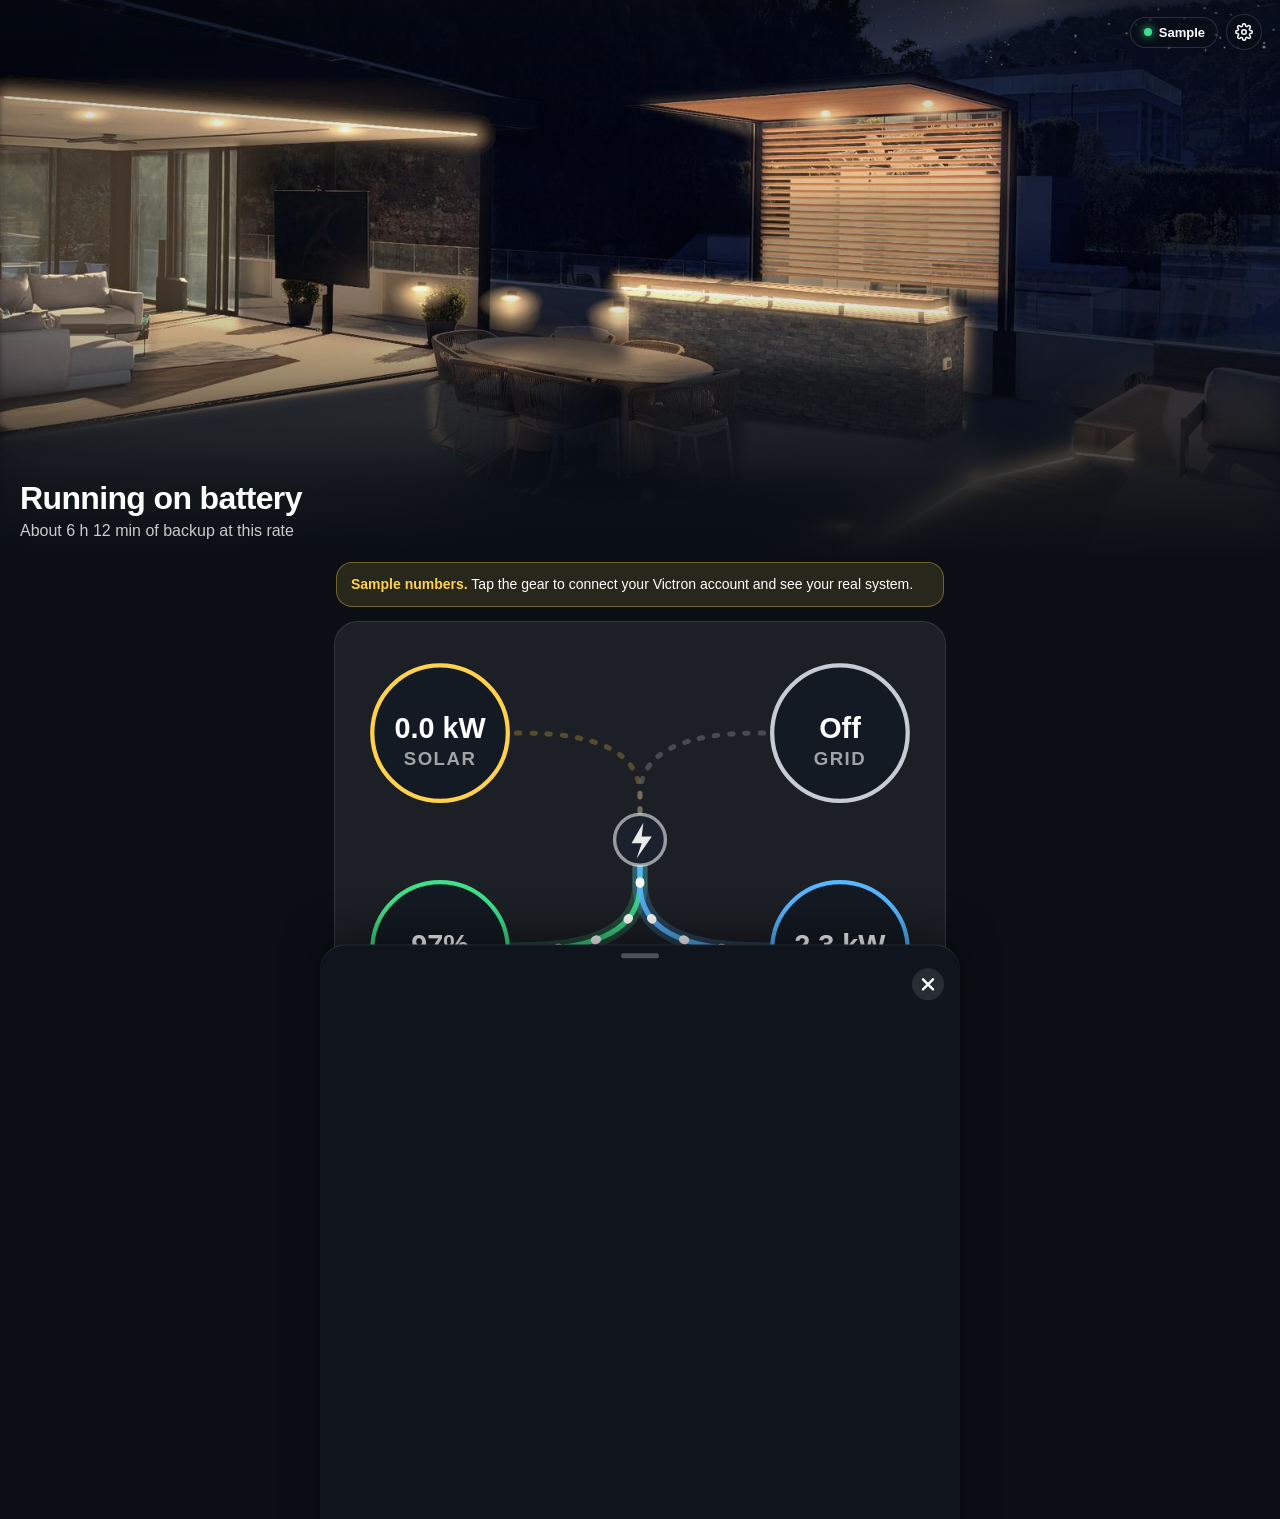
<file: solar/index.html>
<!doctype html>
<html lang="en">
<head>
<meta charset="utf-8">
<meta name="viewport" content="width=device-width, initial-scale=1, viewport-fit=cover">
<meta name="theme-color" content="#0b0f15">
<meta name="apple-mobile-web-app-capable" content="yes">
<meta name="mobile-web-app-capable" content="yes">
<meta name="apple-mobile-web-app-status-bar-style" content="black-translucent">
<meta name="apple-mobile-web-app-title" content="Solar">
<meta name="robots" content="noindex,nofollow">
<link rel="apple-touch-icon" href="img/icon-180.png">
<link rel="manifest" href="manifest.json">
<link rel="stylesheet" href="more.css?v=2">
<title>Solar Home</title>
<style>
:root{--ink:#fff;--ink-2:rgba(255,255,255,.78);--ink-3:rgba(255,255,255,.5);
  --solar:#ffd24a;--batt:#3fe08a;--home:#56b6ff;--grid:#c7ccd4;--gen:#ff9f43;
  --bg:#0b0f15;--card:rgba(255,255,255,.07);--line:rgba(255,255,255,.1);
  --font:-apple-system,BlinkMacSystemFont,"SF Pro Display","Helvetica Neue",Arial,sans-serif;
  --st:env(safe-area-inset-top,0px);--sb:env(safe-area-inset-bottom,0px)}
*{box-sizing:border-box;margin:0;padding:0;-webkit-tap-highlight-color:transparent}
html{background:var(--bg)}
body{font-family:var(--font);color:var(--ink);background:var(--bg);-webkit-font-smoothing:antialiased;min-height:100vh;overflow-x:hidden}
button{font:inherit;color:inherit;background:none;border:0;cursor:pointer}
/* hero photo, re-lit for the time of day */
.hero{position:relative;height:min(62vh,560px);min-height:400px;overflow:hidden}
.hero img{position:absolute;inset:0;width:100%;height:100%;object-fit:cover;object-position:36% 50%;transition:opacity 2.5s linear}
.hero::after{content:"";position:absolute;inset:0;pointer-events:none;
  background:linear-gradient(180deg,rgba(6,9,14,.55) 0,rgba(6,9,14,0) 26%,rgba(6,9,14,0) 50%,rgba(11,15,21,.85) 86%,var(--bg) 100%)}
#gl{position:absolute;top:0;left:36%;height:100%;aspect-ratio:16/9;transform:translateX(-36%);opacity:0;transition:opacity 1.5s ease}
.live #gl{opacity:1}
.live #rain{display:none}
#rain{position:absolute;inset:0;opacity:0;transition:opacity 3s;pointer-events:none;z-index:1;
  background:repeating-linear-gradient(104deg,rgba(255,255,255,0) 0 14px,rgba(220,230,255,.22) 14px 15px,rgba(255,255,255,0) 15px 31px);background-size:100% 120px;animation:fall .6s linear infinite}
@keyframes fall{to{background-position:-30px 120px}}
.top{position:absolute;z-index:2;left:0;right:0;top:0;padding:calc(var(--st) + 14px) 18px 0;display:flex;align-items:flex-start;justify-content:space-between;text-shadow:0 1px 10px rgba(0,0,0,.45)}
.wx .loc{font-size:15px;font-weight:600;letter-spacing:.01em;color:var(--ink-2)}
.wx .row{display:flex;align-items:center;gap:8px;margin-top:2px}
.wx .t{font-size:46px;font-weight:300;letter-spacing:-.02em;line-height:1}
.wx svg{width:38px;height:38px;overflow:visible;filter:drop-shadow(0 2px 8px rgba(0,0,0,.35))}
.wx .c{font-size:14px;font-weight:500;color:var(--ink-2);margin-top:3px}
.right{display:flex;gap:8px;align-items:center}
.pill{display:flex;align-items:center;gap:7px;padding:7px 12px 7px 13px;border-radius:20px;background:rgba(10,14,20,.45);border:1px solid rgba(255,255,255,.14);
  -webkit-backdrop-filter:blur(14px);backdrop-filter:blur(14px);font-size:13px;font-weight:600;text-shadow:none}
.pill i{width:8px;height:8px;border-radius:50%;background:#8a919c}
.pill i.live{background:var(--batt);box-shadow:0 0 8px var(--batt)} .pill i.err{background:#ff8a3c}
.gear{width:36px;height:36px;border-radius:50%;display:grid;place-items:center;background:rgba(10,14,20,.45);border:1px solid rgba(255,255,255,.14);-webkit-backdrop-filter:blur(14px);backdrop-filter:blur(14px)}
.gear svg{width:18px;height:18px;stroke:#fff;fill:none;stroke-width:2;stroke-linecap:round;stroke-linejoin:round}
.head{position:absolute;z-index:2;left:20px;right:20px;bottom:18px}
.head h1{font-size:32px;font-weight:700;letter-spacing:-.02em;line-height:1.1}
.head p{font-size:16px;font-weight:500;color:var(--ink-2);margin-top:6px}
main{padding:0 14px calc(var(--sb) + 24px);max-width:640px;margin:0 auto}
.banner{display:none;margin:4px 2px 14px;padding:12px 14px;border-radius:16px;background:rgba(255,210,74,.12);border:1px solid rgba(255,210,74,.35);font-size:14px;line-height:1.35}
.banner b{color:var(--solar)} .banner.on{display:block}
/* power flow */
.flow{position:relative;border-radius:24px;background:var(--card);border:1px solid var(--line);padding:6px 0 2px;margin-bottom:12px}
.flow svg{display:block;width:100%;height:auto}
.fl-base{fill:none;stroke-width:3;stroke-linecap:round;opacity:.9}
.fl-glow{fill:none;stroke-width:9;stroke-linecap:round;opacity:.22}
.fl-dots{fill:none;stroke:#fff;stroke-width:5;stroke-linecap:round;stroke-dasharray:1 22;animation:run 1.4s linear infinite}
.fl.rev .fl-dots{animation-direction:reverse}
.fl.off .fl-dots,.fl.off .fl-glow{display:none} .fl.off .fl-base{opacity:.25;stroke-dasharray:2 7}
@keyframes run{to{stroke-dashoffset:-23}}
.nd circle.ring{fill:#141a23;stroke-width:2.5}
.nd text{fill:#fff;font-family:var(--font);text-anchor:middle}
.nd .v{font-size:17px;font-weight:700} .nd .l{font-size:11px;font-weight:600;letter-spacing:.08em;fill:rgba(255,255,255,.6)}
/* tiles */
.tiles{display:grid;grid-template-columns:1fr 1fr;gap:12px}
.tile{border-radius:22px;background:var(--card);border:1px solid var(--line);padding:14px 15px 15px;min-height:118px}
.tile .lab{display:flex;align-items:center;gap:7px;font-size:12.5px;font-weight:700;letter-spacing:.08em}
.tile .lab i{width:9px;height:9px;border-radius:50%;background:currentColor;box-shadow:0 0 8px currentColor}
.tile .val{font-size:30px;font-weight:700;letter-spacing:-.02em;margin-top:8px;font-variant-numeric:tabular-nums}
.tile .val small{font-size:18px;font-weight:500;color:var(--ink-2);margin-left:3px}
.tile .sub{font-size:13.5px;font-weight:500;color:var(--ink-2);margin-top:3px}
.tile.idle .val{color:var(--ink-3)}
#t-solar .lab{color:var(--solar)} #t-grid .lab{color:var(--grid)} #t-batt .lab{color:var(--batt)} #t-home .lab{color:var(--home)}
.bar{height:6px;border-radius:3px;background:rgba(255,255,255,.12);margin-top:9px;overflow:hidden}
.bar b{display:block;height:100%;border-radius:3px;background:linear-gradient(90deg,#1fb866,#3fe08a);transition:width 1s}
.foot{text-align:center;font-size:12.5px;color:var(--ink-3);margin-top:16px}
/* settings sheet */
.sheet{position:fixed;inset:0;z-index:10;display:none;background:rgba(0,0,0,.5)}
.sheet.on{display:block}
.panel{position:absolute;left:0;right:0;bottom:0;background:#151a22;border-radius:24px 24px 0 0;padding:22px 20px calc(var(--sb) + 22px);max-width:640px;margin:0 auto;border-top:1px solid var(--line)}
.panel h2{font-size:21px;font-weight:700}
.panel p{font-size:14px;color:var(--ink-2);line-height:1.4;margin:6px 0 14px}
.panel label{display:block;font-size:13px;font-weight:600;color:var(--ink-2);margin:12px 0 6px}
.panel input{width:100%;font:inherit;font-size:16px;color:#fff;background:#0d1117;border:1px solid rgba(255,255,255,.16);border-radius:12px;padding:12px 13px;-webkit-appearance:none}
.btns{display:flex;gap:10px;margin-top:18px}
.btn{flex:1;padding:14px;border-radius:14px;font-size:16px;font-weight:600;background:rgba(255,255,255,.1)}
.btn.pri{background:var(--batt);color:#06210f}
.err{color:#ff9d6b;font-size:13.5px;margin-top:10px;min-height:18px}
</style>
</head>
<body>
<section class="hero">
  <img id="fA" alt=""><img id="fB" alt="" style="opacity:0"><img id="fC" alt="" style="opacity:0"><canvas id="gl" width="1280" height="720"></canvas>
  <div id="rain"></div>
  <div class="top">
    <div class="wx" id="wx" style="visibility:hidden"><div class="loc">Yarze</div><div class="row"><div class="t" id="wxT">--°</div><span id="wxI"></span></div><div class="c" id="wxC"></div></div>
    <div class="right"><div class="pill"><i id="dot"></i><span id="stt">Connecting…</span></div>
      <button class="gear" id="gear" aria-label="Settings"><svg viewBox="0 0 24 24"><circle cx="12" cy="12" r="3"/><path d="M19.4 15a1.7 1.7 0 0 0 .3 1.8l.1.1a2 2 0 1 1-2.8 2.8l-.1-.1a1.7 1.7 0 0 0-1.8-.3 1.7 1.7 0 0 0-1 1.5V21a2 2 0 1 1-4 0v-.1a1.7 1.7 0 0 0-1.1-1.5 1.7 1.7 0 0 0-1.8.3l-.1.1a2 2 0 1 1-2.8-2.8l.1-.1a1.7 1.7 0 0 0 .3-1.8 1.7 1.7 0 0 0-1.5-1H3a2 2 0 1 1 0-4h.1a1.7 1.7 0 0 0 1.5-1.1 1.7 1.7 0 0 0-.3-1.8l-.1-.1a2 2 0 1 1 2.8-2.8l.1.1a1.7 1.7 0 0 0 1.8.3H9a1.7 1.7 0 0 0 1-1.5V3a2 2 0 1 1 4 0v.1a1.7 1.7 0 0 0 1 1.5 1.7 1.7 0 0 0 1.8-.3l.1-.1a2 2 0 1 1 2.8 2.8l-.1.1a1.7 1.7 0 0 0-.3 1.8V9a1.7 1.7 0 0 0 1.5 1H21a2 2 0 1 1 0 4h-.1a1.7 1.7 0 0 0-1.5 1z"/></svg></button></div>
  </div>
  <div class="head"><h1 id="headT">&nbsp;</h1><p id="headS">&nbsp;</p></div>
</section>
<main>
  <div class="banner" id="banner"><b>Sample numbers.</b> Tap the gear to connect your Victron account and see your real system.</div>
  <div class="flow"><svg id="fsvg" viewBox="0 0 360 250"></svg></div>
  <div class="tiles">
    <div class="tile" id="t-solar" data-open="solar" role="button" tabindex="0"><div class="lab"><i></i>SOLAR</div><div class="val" id="v-solar">–</div><div class="sub" id="s-solar">&nbsp;</div></div>
    <div class="tile" id="t-grid" data-open="grid" role="button" tabindex="0"><div class="lab"><i></i><span id="gridName">GRID</span></div><div class="val" id="v-grid">–</div><div class="sub" id="s-grid">&nbsp;</div></div>
    <div class="tile" id="t-batt" data-open="batt" role="button" tabindex="0"><div class="lab"><i></i>BATTERY</div><div class="val" id="v-batt">–</div><div class="sub" id="s-batt">&nbsp;</div><div class="bar"><b id="bbar" style="width:0"></b></div></div>
    <div class="tile" id="t-home" data-open="home" role="button" tabindex="0"><div class="lab"><i></i>HOME</div><div class="val" id="v-home">–</div><div class="sub" id="s-home">&nbsp;</div></div>
  </div>
  <div id="hcard"></div>
  <div class="foot" id="foot" role="button" tabindex="0">&nbsp;</div>
  <div class="foot" id="diag" style="display:none;margin-top:6px;line-height:1.6"></div>
</main>
<div class="sheet" id="sheet"><div class="panel">
  <h2>Connect your Victron</h2>
  <p>Uses your VRM account so this works at home and away. Your access key is kept only on this phone.</p>
  <label for="iEmail">VRM email</label><input id="iEmail" type="email" autocomplete="username" autocapitalize="off" spellcheck="false">
  <label for="iTok">VRM access key</label><input id="iTok" type="password" autocomplete="off" autocapitalize="off" spellcheck="false" placeholder="Paste the key from VRM">
  <label for="iPid">Installation ID (VRM Portal ID)</label><input id="iPid" autocapitalize="off" spellcheck="false">
  <div class="err" id="iErr"></div>
  <div class="btns"><button class="btn" id="bCancel">Cancel</button><button class="btn pri" id="bSave">Connect</button></div>
</div></div>
<script src="mqtt.min.js"></script>
<script src="engine.js?v=4"></script>
<script>
(function(){
'use strict';
var $=function(id){return document.getElementById(id)};
var q=new URLSearchParams(location.search);
function ls(k,v){try{if(v===undefined)return localStorage.getItem(k)||'';if(v===null)localStorage.removeItem(k);else localStorage.setItem(k,v)}catch(e){return ''}}
var CFG={email:ls('vrm_email'),token:ls('vrm_token'),portal:ls('vrm_portal')||'c0619ab55707'};

var LAT=33.8414, LON=35.5509;
function sunPos(d){ // NOAA approximation; returns {az, el} in degrees (az from north, clockwise)
  var rad=Math.PI/180, jd=d.getTime()/86400000+2440587.5, n=jd-2451545.0;
  var L=(280.46+0.9856474*n)%360, g=((357.528+0.9856003*n)%360)*rad;
  var lam=(L+1.915*Math.sin(g)+0.020*Math.sin(2*g))*rad, eps=(23.439-0.0000004*n)*rad;
  var ra=Math.atan2(Math.cos(eps)*Math.sin(lam),Math.cos(lam)), dec=Math.asin(Math.sin(eps)*Math.sin(lam));
  var gmst=(18.697374558+24.06570982441908*n)%24, lst=(gmst*15+LON)*rad, ha=lst-ra, la=LAT*rad;
  var el=Math.asin(Math.sin(la)*Math.sin(dec)+Math.cos(la)*Math.cos(dec)*Math.cos(ha));
  var az=Math.atan2(-Math.sin(ha),Math.tan(dec)*Math.cos(la)-Math.sin(la)*Math.cos(ha));
  return {az:(az/rad+360)%360, el:el/rad};
}
function crossing(day,target,rising){ // minute of the day the sun passes `target` elevation
  var b=new Date(day);b.setHours(0,0,0,0);var prev=sunPos(b).el,t;
  for(var m=2;m<=1440;m+=2){t=new Date(b.getTime()+m*60000);var e=sunPos(t).el;
    if(rising?(prev<target&&e>=target):(prev>target&&e<=target))return m;prev=e}
  return rising?360:1020;
}
var DAYCACHE={};
function anchors(now){var k=now.toDateString();if(DAYCACHE[k])return DAYCACHE[k];
  var r=crossing(now,-0.83,true), st=crossing(now,-0.83,false), L=st-r;
  var a=[[r-75,'night'],[r-28,'dawn'],[r,'sunrise'],[r+.15*L,'morning'],[r+.35*L,'latemorning'],[r+.5*L,'noon'],
         [r+.65*L,'afternoon'],[r+.85*L,'golden'],[st,'sunset'],[st+28,'dusk'],[st+75,'night']];
  return DAYCACHE[k]=a;}

var WX={cloud:0,rain:0,code:0,temp:null,ok:false};
function overrides(){if(q.get('cloud'))WX.cloud=+q.get('cloud');if(q.get('rain'))WX.rain=+q.get('rain')}
function now(){var d=new Date();var t=q.get('t');if(t){var p=t.split(':');d.setHours(+p[0],+(p[1]||0),0,0)}return d}
function setImg(id,n,op){var e=$(id),src=n?'img/'+n+'.jpg':null;if(src&&e.getAttribute('src')!==src)e.setAttribute('src',src);var o=String(Math.round(op*100)/100);if(e.style.opacity!==o)e.style.opacity=o}
function setScene(){
  overrides();
  if(SCN&&!SCN.failed)SCN.setWeather(WX);
  var d=now(),m=d.getHours()*60+d.getMinutes(),a=anchors(d),fa='night',fb='night',w=0;
  if(m>a[0][0]&&m<a[a.length-1][0])for(var i=0;i<a.length-1;i++)if(m>=a[i][0]&&m<a[i+1][0]){fa=a[i][1];fb=a[i+1][1];w=(m-a[i][0])/(a[i+1][0]-a[i][0]);break}
  w=w*w*(3-2*w);
  var sp=sunPos(d),ovc=Math.max(0,Math.min(1,(WX.cloud/100-.45)/.45));if(WX.rain>0)ovc=Math.max(ovc,.9);
  setImg('fA',fa,1);setImg('fB',fb,fb===fa?0:w);
  if(sp.el>6)setImg('fC',WX.rain>0?'rainy':'overcast',ovc*Math.min(1,(sp.el-6)/6));else setImg('fC',null,0);
  $('rain').style.opacity=WX.rain>0?'.8':'0';
}
var WXN={0:'Clear',1:'Mainly clear',2:'Partly cloudy',3:'Overcast',45:'Fog',48:'Fog',51:'Drizzle',53:'Drizzle',55:'Drizzle',56:'Freezing drizzle',57:'Freezing drizzle',
  61:'Light rain',63:'Rain',65:'Heavy rain',66:'Freezing rain',67:'Freezing rain',71:'Snow',73:'Snow',75:'Heavy snow',77:'Snow',80:'Showers',81:'Showers',82:'Heavy showers',85:'Snow showers',86:'Snow showers',95:'Thunderstorm',96:'Thunderstorm',99:'Thunderstorm'};
function fetchWeather(){
  if(CFG.demo&&!q.has('wx'))return;
  var x=new XMLHttpRequest();
  x.open('GET','https://api.open-meteo.com/v1/forecast?latitude='+LAT+'&longitude='+LON+'&current=temperature_2m,cloud_cover,precipitation,rain,showers,weather_code,is_day&hourly=temperature_2m,weather_code,is_day,precipitation_probability&daily=temperature_2m_max,temperature_2m_min,sunrise,sunset&forecast_days=2&timezone=auto');
  x.timeout=15000;
  x.onload=function(){try{var J=JSON.parse(x.responseText),c=J.current;WX.hourly=J.hourly;WX.daily=J.daily;
    WX.cloud=c.cloud_cover||0;WX.rain=(c.precipitation||0)+(c.rain||0)+(c.showers||0);WX.code=c.weather_code;WX.temp=c.temperature_2m;WX.ok=true;
    if([61,63,65,66,67,80,81,82,95,96,99].indexOf(WX.code)>=0)WX.rain=Math.max(WX.rain,.5);
    setScene();tick();renderWx()}catch(e){LOG('weather '+e)}};
  x.onerror=function(){LOG('weather offline')};
  x.send();
}

var CLOUDP='M6.5 19h11a4.5 4.5 0 0 0 .6-8.96A6.5 6.5 0 0 0 5.6 11.6 3.75 3.75 0 0 0 6.5 19z';
function ic(code,day){
  var sun='<g fill="#ffd23f"><circle cx="12" cy="12" r="4.6"/>'+[0,45,90,135,180,225,270,315].map(function(a){var r=a*Math.PI/180;return '<rect x="11.2" y="1.4" width="1.6" height="3.4" rx=".8" transform="rotate('+a+' 12 12)"/>'}).join('')+'</g>';
  var moon='<path fill="#f2f4f8" d="M15.8 3.2A8.6 8.6 0 1 0 20.8 16a7 7 0 0 1-5-12.8z"/>';
  var cloud='<path fill="#f4f6f9" d="'+CLOUDP+'"/>', small=function(g){return '<g transform="translate(-3.5 -4) scale(.72)">'+g+'</g>'};
  var drops='<g stroke="#5ac8fa" stroke-width="1.7" stroke-linecap="round"><path d="M8.5 21l-.9 2.2M12.5 21l-.9 2.2M16.5 21l-.9 2.2"/></g>';
  if(code===0)return day?sun:moon;
  if(code===1||code===2)return small(day?sun:moon)+'<g transform="translate(2 2) scale(.85)">'+cloud+'</g>';
  if(code===3)return '<g transform="translate(-2 -3) scale(.8)"><path fill="#c9ced6" d="'+CLOUDP+'"/></g>'+'<g transform="translate(2 1) scale(.85)">'+cloud+'</g>';
  if(code===45||code===48)return '<g stroke="#e6e9ee" stroke-width="1.8" stroke-linecap="round"><path d="M4 9h16M6 13h14M4 17h14"/></g>';
  if(code>=95)return '<g transform="translate(0 -3)">'+cloud+'</g><path fill="#ffd23f" d="M12.5 15.5l-3 4.6h2.6l-1.2 3.7 4-5.3h-2.6l1.4-3z"/>';
  if((code>=71&&code<=77)||code===85||code===86)return '<g transform="translate(0 -3)">'+cloud+'</g><g fill="#fff"><circle cx="8.5" cy="21" r="1.1"/><circle cx="12.5" cy="22" r="1.1"/><circle cx="16.5" cy="21" r="1.1"/></g>';
  return '<g transform="translate(0 -3)">'+cloud+'</g>'+drops;
}

function renderWx(){if(!WX.ok)return;var sp=sunPos(now()),day=WX.isDay!=null?WX.isDay:sp.el>-.83,cur=WX.code||0;
  $('wx').style.visibility='visible';$('wxT').textContent=Math.round(WX.temp)+'°';
  $('wxI').innerHTML='<svg viewBox="0 0 24 24">'+ic(cur,day)+'</svg>';
  var cn=WXN[cur]||'';if(cur===0)cn=day?'Sunny':'Clear';var Dd=WX.daily;
  $('wxC').textContent=cn+(Dd?'  ·  H:'+Math.round(Dd.temperature_2m_max[0])+'° L:'+Math.round(Dd.temperature_2m_min[0])+'°':'')}
function tick(){}
function LOG(m){try{console.log(m)}catch(e){}}

/* ================= power-flow diagram ================= */
var NS='http://www.w3.org/2000/svg',svg=$('fsvg'),HUB=[180,125];
var NODES={solar:[62,62,'var(--solar)','SOLAR'],grid:[298,62,'var(--grid)','GRID'],batt:[62,190,'var(--batt)','BATTERY'],home:[298,190,'var(--home)','HOME']};
var FL={};
function el(n,a,p){var e=document.createElementNS(NS,n);for(var k in a)e.setAttribute(k,a[k]);(p||svg).appendChild(e);return e}
(function(){
  for(var k in NODES){var n=NODES[k],g=el('g',{'class':'fl off'});
    var d='M'+n[0]+' '+n[1]+' L'+(n[0]<HUB[0]?HUB[0]-70:HUB[0]+70)+' '+n[1]+' Q'+HUB[0]+' '+n[1]+' '+HUB[0]+' '+(n[1]<HUB[1]?HUB[1]-26:HUB[1]+26)+' L'+HUB[0]+' '+HUB[1];
    ['fl-glow','fl-base','fl-dots'].forEach(function(c){var p=el('path',{d:d,'class':c},g);if(c!=='fl-dots')p.style.stroke=n[2]});
    FL[k]={g:g,st:'',col:n[2]}}
  el('circle',{cx:HUB[0],cy:HUB[1],r:15,fill:'#1b222d',stroke:'rgba(255,255,255,.55)','stroke-width':2});
  el('path',{d:'M182 115 l-7 12 h6 l-3 9 9-13 h-6 z',fill:'#fff',opacity:.9});
  for(var k2 in NODES){var n2=NODES[k2],g2=el('g',{'class':'nd','data-open':k2});
    var c=el('circle',{'class':'ring',cx:n2[0],cy:n2[1],r:40},g2);c.style.stroke=n2[2];NODES[k2].ring=c;
    NODES[k2].v=el('text',{'class':'v',x:n2[0],y:n2[1]+3},g2);NODES[k2].l=el('text',{'class':'l',x:n2[0],y:n2[1]+19},g2);NODES[k2].l.textContent=n2[3]}
})();
function setFlow(k,w,out,max){var f=FL[k],a=Math.abs(w||0),on=a>=40,dur=on?Math.round(Math.max(.6,2-1.4*Math.min(a/(max||5000),1))*4)/4:0,st=on+'|'+out+'|'+dur;
  if(st===f.st)return;f.st=st;f.g.classList.toggle('off',!on);f.g.classList.toggle('rev',!!out);if(on)f.g.lastChild.style.animationDuration=dur+'s'}
function setCol(k,c){var f=FL[k];if(f.col===c)return;f.col=c;f.g.childNodes[0].style.stroke=c;f.g.childNodes[1].style.stroke=c;NODES[k].ring.style.stroke=c}
function nv(k,t){if(NODES[k].v.textContent!==t)NODES[k].v.textContent=t}
function txt(id,v,html){var e=$(id);if(html){if(e.__v!==v){e.__v=v;e.innerHTML=v}}else if(e.textContent!==v)e.textContent=v}

/* ================= state + render ================= */
var S={pvDc:0,pvAc:0,soc:null,bp:0,ttg:null,load:{},grid:{},gen:{},src:null,yield:{},seen:0},GEN=false,T={},HOOKS=[];
function sum(o){var t=0,n=0;for(var k in o){if(o[k]!=null){t+=o[k];n++}}return n?t:null}
function kw(w){return w==null?'–':(Math.abs(w)/1000).toFixed(1)}
function kwv(w){return w==null?'–':kw(w)+'<small>kW</small>'}
function fmtDur(s){if(s==null||!isFinite(s)||s<=0)return null;var h=Math.floor(s/3600),m=Math.round(s%3600/60);return h>48?null:(h?h+' h '+m+' min':m+' min')}
function render(){
  var pv=(S.pvDc||0)+(S.pvAc||0),load=sum(S.load),grid=sum(S.grid),gen=sum(S.gen);
  GEN=(S.src===2)||(gen!=null&&Math.abs(gen)>50&&!(grid&&Math.abs(grid)>50));
  var ext=GEN?gen:grid,bp=S.bp||0,y=sum(S.yield),gridOff=S.src===240&&!GEN;
  txt('v-solar',kwv(pv),1);txt('s-solar','Today '+(y==null?'–':y.toFixed(1)+' kWh'));$('t-solar').classList.toggle('idle',pv<40);
  txt('gridName',GEN?'GENERATOR':'GRID');$('t-grid').querySelector('.lab').style.color=GEN?'var(--gen)':'var(--grid)';NODES.grid.l.textContent=GEN?'GENERATOR':'GRID';
  txt('v-grid',gridOff?'0.0<small>kW</small>':kwv(ext),1);
  txt('s-grid',gridOff?'Not available':ext==null?' ':ext>40?'Supplying power':ext<-40?'Exporting':(GEN?'Off':'Idle'));$('t-grid').classList.toggle('idle',!(ext>40||ext<-40));
  txt('v-batt',S.soc==null?'–':Math.round(S.soc)+'<small>%</small>',1);$('bbar').style.width=(S.soc||0)+'%';
  txt('s-batt',bp>40?'Charging · '+kw(bp)+' kW':bp<-40?'Supplying '+kw(-bp)+' kW':(S.soc>=99?'Full':'Standing by'));
  var self=load&&load>0?Math.max(0,Math.min(100,Math.round((1-Math.max(0,ext||0)/load)*100))):null;
  txt('v-home',kwv(load),1);txt('s-home',self==null?' ':self+'% self-powered');
  var t,s2,imp=Math.max(0,ext||0),dis=Math.max(0,-bp),top=Math.max(pv,dis,imp);
  if(top<80){t=gridOff?'Grid is off':'Standing by';s2=gridOff?'Your home is backed up':' '}
  else if(top===pv){t='Running on solar';s2=imp>40?(GEN?'The generator is topping up the home':'The grid is topping up the home'):bp>40?'Extra sunshine is charging the battery':dis>40?'The battery is helping out':'Your home is self-powered'}
  else if(top===dis){t='Running on battery';s2=pv>80?'Solar is helping'+(imp>40?', with a little from the '+(GEN?'generator':'grid'):''):fmtDur(S.ttg)?'About '+fmtDur(S.ttg)+' of backup at this rate':(imp>40?'The '+(GEN?'generator':'grid')+' is helping out':'Your home is self-powered')}
  else {t=GEN?'Generator running':'Running on grid';s2=bp>40?'Also charging the battery':pv>80?'Solar is covering part of the load':' '}
  txt('headT',t);txt('headS',s2||' ');
  nv('solar',kw(pv)+' kW');nv('grid',gridOff?'Off':kw(ext)+' kW');nv('batt',S.soc==null?'–':Math.round(S.soc)+'%');nv('home',kw(load)+' kW');
  setCol('grid',GEN?'var(--gen)':'var(--grid)');
  setFlow('solar',pv,false,6000);setFlow('grid',ext,ext<0,5000);setFlow('batt',bp,bp>0,5000);setFlow('home',load,true,6000);
  API.live={pv:pv,load:load,grid:ext,bp:bp,soc:S.soc,ttg:S.ttg,gridOff:gridOff,gen:GEN,yieldToday:y,src:S.src};
  HOOKS.forEach(function(f){try{f()}catch(e){LOG('hook '+e)}});
}
var API=window.SOLAR={T:T,S:S,live:{},hooks:HOOKS,cfg:function(){return CFG},isDemo:function(){return DEMO},
  now:now,sunPos:sunPos,crossing:crossing,WX:WX,LAT:LAT,LON:LON,openSettings:function(){openSheet()}};
var ST={cls:'',txt:''};
function status(cls,t){ST={cls:cls,txt:t};$('dot').className=cls;txt('stt',t)}
function diag(){var d=$('diag');if(d.style.display==='none')return;var n=Date.now(),c=0;for(var i=NMSG.length-1;i>=0&&n-NMSG[i]<60000;i--)c++;
  var ago=function(t){if(!t)return 'not yet';var s=Math.round((n-t)/1000);return s<60?s+' s ago':Math.round(s/60)+' min ago'};
  d.innerHTML='Last readings — '+['Solar','Battery','Home','Grid'].map(function(k){return k+': '+ago(AT[k])}).join(' · ')+'<br>'+c+' updates from your system in the last minute'}
$('foot').onclick=function(){var d=$('diag');d.style.display=d.style.display==='none'?'block':'none';diag()};
setInterval(diag,1000);
setInterval(function(){if(!S.seen)return;var s=Math.round((Date.now()-S.seen)/1000);txt('foot',DEMO?'Sample numbers':'Updated '+(s<3?'just now':s<90?s+' s ago':Math.round(s/60)+' min ago'))},1000);

/* ================= live data via Victron VRM (MQTT over secure websocket) ================= */
var client=null,kaTimer=0,stTimer=0,DEMO=false,demoT=0,retry=0;
function val(s){try{var v=JSON.parse(s).value;return v===undefined?null:v}catch(e){return null}}
var AT={},NMSG=[];
function ingest(t,s){var p=t.split('/').slice(2).join('/'),v=val(s),m,key=1,now_=Date.now();T[p]=v;if(typeof v!=='number')v=null;NMSG.push(now_);if(NMSG.length>4000)NMSG.splice(0,2000);
  if(p==='system/0/Dc/Pv/Power')S.pvDc=v;
  else if(/^system\/0\/Ac\/PvOn(?:Output|Grid|Genset)\/L\d\/Power$/.test(p)){S.pvAcP=S.pvAcP||{};S.pvAcP[p]=v;S.pvAc=sum(S.pvAcP)||0}
  else if(p==='system/0/Dc/Battery/Soc')S.soc=v;
  else if(p==='system/0/Dc/Battery/Power')S.bp=v;
  else if(p==='system/0/Dc/Battery/TimeToGo')S.ttg=v;
  else if((m=p.match(/^system\/0\/Ac\/Consumption\/(L\d)\/Power$/)))S.load[m[1]]=v;
  else if((m=p.match(/^system\/0\/Ac\/Grid\/(L\d)\/Power$/)))S.grid[m[1]]=v;
  else if((m=p.match(/^system\/0\/Ac\/Genset\/(L\d)\/Power$/)))S.gen[m[1]]=v;
  else if(p==='system/0/Ac/ActiveIn/Source')S.src=v;
  else if((m=p.match(/^solarcharger\/(\d+)\/History\/Daily\/0\/Yield$/)))S.yield[m[1]]=v;
  else key=0;
  if(key){S.seen=now_;var g=/Pv|PvOn|Yield/.test(p)?'Solar':/Battery/.test(p)?'Battery':/Consumption/.test(p)?'Home':'Grid';AT[g]=now_}
  if(!rq)rq=setTimeout(function(){rq=0;render()},700)}
var rq=0;
function broker(pid){var s=0;for(var i=0;i<pid.length;i++)s+=pid.charCodeAt(i);return 'webmqtt'+(s%128)+'.victronenergy.com'}
function stopDemo(){DEMO=false;clearInterval(demoT);$('banner').classList.remove('on')}
function connect(){
  if(!CFG.email||!CFG.token||!CFG.portal){demo();return}
  if(typeof mqtt==='undefined'){status('err','Offline');return}
  stopDemo();
  if(client){try{client.end(true)}catch(e){}}
  clearInterval(kaTimer);clearInterval(stTimer);
  status('','Connecting…');
  var pid=CFG.portal,c=mqtt.connect('wss://'+broker(pid)+':443/mqtt',{username:CFG.email,password:'Token '+CFG.token,
    clientId:'iphone_'+Math.random().toString(16).slice(2,10),keepalive:30,reconnectPeriod:0,connectTimeout:10000,protocolVersion:4});
  client=c;
  c.on('connect',function(){retry=0;status('','Waiting for data…');
    ['system/0/Dc/#','system/0/Ac/#',
     'solarcharger/+/History/Daily/+/Yield','solarcharger/+/History/Daily/+/MaxPower','solarcharger/+/Yield/Power','solarcharger/+/Yield/User',
     'solarcharger/+/Pv/V','solarcharger/+/State','solarcharger/+/CustomName','solarcharger/+/ProductName',
     'pvinverter/+/Ac/Power','pvinverter/+/Ac/Energy/Forward','pvinverter/+/CustomName','pvinverter/+/ProductName',
     'vebus/+/Ac/ActiveIn/L1/V','vebus/+/Ac/ActiveIn/L1/F','vebus/+/Ac/ActiveIn/CurrentLimit','vebus/+/Ac/Out/L1/V','vebus/+/State','vebus/+/ProductName',
     'grid/+/Ac/L1/Voltage','grid/+/Ac/Frequency','grid/+/Ac/Energy/Forward','grid/+/Ac/Energy/Reverse',
     'battery/+/Soh','battery/+/InstalledCapacity','battery/+/History/ChargeCycles','battery/+/System/MinCellVoltage','battery/+/System/MaxCellVoltage',
     'battery/+/Dc/0/Temperature','battery/+/ProductName','battery/+/CustomName',
     'settings/0/Settings/CGwacs/BatteryLife/MinimumSocLimit'].forEach(function(t){c.subscribe('N/'+pid+'/'+t)});
    var n=0;function k(){if(client===c)c.publish('R/'+pid+'/keepalive',(n++%10===0)?'':'{"keepalive-options":["suppress-republish"]}')}
    k();kaTimer=setInterval(k,30000);
    stTimer=setInterval(function(){var age=(Date.now()-S.seen)/1000;if(client!==c)return;
      if(S.seen&&age<45)status('live','Live');else status('err',S.seen?'Waiting for data…':'Waiting for your system…')},3000)});
  c.on('message',function(t,p){if(client===c)ingest(t,p.toString())});
  function lost(e){if(client!==c)return;client=null;clearInterval(kaTimer);clearInterval(stTimer);try{c.end(true)}catch(x){}
    var msg=e&&e.message||'';
    if(/auth|Not authorized|Bad user/i.test(msg)){status('err','Sign-in failed');$('iErr').textContent='VRM did not accept the email or key. Check them and try again.';openSheet();return}
    retry++;status('err','Reconnecting…');setTimeout(connect,Math.min(30000,2000*retry))}
  c.on('error',lost);c.on('close',function(){lost()});
}
function demoDetail(pv,load,bp,soc){var v=52.4+soc*.035,set=function(k,x){T[k]=x};
  set('solarcharger/278/ProductName','SmartSolar Charger MPPT 250/100');set('solarcharger/278/CustomName','Roof east');
  set('solarcharger/279/ProductName','SmartSolar Charger MPPT 250/100');set('solarcharger/279/CustomName','Roof west');
  set('solarcharger/278/Yield/Power',pv*.56);set('solarcharger/279/Yield/Power',pv*.44);set('solarcharger/278/Pv/V',pv>0?168.2:0);set('solarcharger/279/Pv/V',pv>0?161.7:0);
  set('solarcharger/278/State',pv>0?3:0);set('solarcharger/279/State',pv>0?3:0);set('solarcharger/278/Yield/User',7412.3);set('solarcharger/279/Yield/User',5980.6);
  var Y=API.sampleDays||[18.4,24.1,26.3,21.0,9.6,25.8,27.2,26.9,19.4,12.1,24.8,26.0,27.5,23.3,25.1,26.6,17.9,8.2,14.6,25.5,27.9,28.1,26.2,24.7,22.9,27.0,28.4,25.9,26.8,24.0,27.6];
  Y.forEach(function(y,d){set('solarcharger/278/History/Daily/'+d+'/Yield',y*.56);set('solarcharger/279/History/Daily/'+d+'/Yield',y*.44);
    set('solarcharger/278/History/Daily/'+d+'/MaxPower',y*170);set('solarcharger/279/History/Daily/'+d+'/MaxPower',y*135)});
  set('system/0/Dc/Battery/Voltage',v);set('system/0/Dc/Battery/Current',bp/v);set('system/0/Dc/Battery/Temperature',24.5);set('system/0/Dc/Battery/Soc',soc);
  set('battery/512/ProductName','Lithium battery bank');set('battery/512/Soh',98);set('battery/512/InstalledCapacity',400);set('battery/512/History/ChargeCycles',312);
  set('battery/512/System/MinCellVoltage',3.281);set('battery/512/System/MaxCellVoltage',3.296);
  set('settings/0/Settings/CGwacs/BatteryLife/MinimumSocLimit',20);
  set('vebus/276/ProductName','Quattro 48/10000');set('vebus/276/Ac/ActiveIn/L1/V',0);set('vebus/276/Ac/ActiveIn/L1/F',0);set('vebus/276/Ac/ActiveIn/CurrentLimit',50);
  set('vebus/276/Ac/Out/L1/V',230.1);set('vebus/276/Ac/Out/L1/F',50.0);set('vebus/276/State',9);
  set('system/0/Ac/ConsumptionOnOutput/L1/Power',load*.82);set('system/0/Ac/ConsumptionOnInput/L1/Power',load*.18);
}
function demo(){
  DEMO=true;status('live','Sample');$('banner').classList.add('on');var t=0;clearInterval(demoT);
  function step(){t++;var sp=sunPos(now()),day=sp.el>2,pv=day?4300+600*Math.sin(t/7):0,load=1900+400*Math.sin(t/5+1),bp=pv-load;
    S.pvDc=pv;S.load={L1:load};S.soc=API.sampleSoc!=null?Math.round(API.sampleSoc):day?76:58;S.bp=bp;S.ttg=bp<0?6.2*3600:null;S.src=240;S.grid={L1:0};S.gen={};S.yield={0:API.sampleDays?API.sampleDays[0]:18.4};S.seen=Date.now();demoDetail(pv,load,bp,S.soc);render()}
  step();demoT=setInterval(step,2000);
}
document.addEventListener('visibilitychange',function(){if(document.visibilityState==='visible'){setScene();fetchWeather();if(!DEMO&&!client)connect()}});

/* ================= settings ================= */
function openSheet(){$('iEmail').value=CFG.email;$('iTok').value=CFG.token;$('iPid').value=CFG.portal;$('sheet').classList.add('on')}
function closeSheet(){$('sheet').classList.remove('on');$('iErr').textContent=''}
$('gear').onclick=openSheet;$('banner').onclick=openSheet;$('bCancel').onclick=closeSheet;
$('sheet').onclick=function(e){if(e.target===$('sheet'))closeSheet()};
$('bSave').onclick=function(){var em=$('iEmail').value.trim(),tk=$('iTok').value.trim().replace(/^Token\s+/i,''),pid=$('iPid').value.trim().toLowerCase();
  if(!em||!tk||!pid){$('iErr').textContent='Please fill in all three.';return}
  CFG={email:em,token:tk,portal:pid};ls('vrm_email',em);ls('vrm_token',tk);ls('vrm_portal',pid);closeSheet();S.seen=0;connect()};

setScene();setInterval(setScene,60000);fetchWeather();setInterval(fetchWeather,15*60000);setInterval(renderWx,60000);

/* ================= the live scene (falls back to the still photos where the phone will not draw it, e.g. in Lockdown Mode) ================= */
var SCN=null;
function startScene(){
  if(!window.SolarScene||q.has('static'))return;
  try{var im=new Image(),hero=document.querySelector('.hero');
    SCN=SolarScene({canvas:$('gl'),plate:im,style:'cinematic',maxWidth:1280,fps:30,now:now,
      onReady:function(){hero.classList.add('live')},
      onFail:function(){hero.classList.remove('live');setScene()}});
    SCN.setWeather(WX);im.src='img/plate-1920.jpg';
  }catch(e){SCN=null}
}
startScene();render();connect();
})();
</script>
<script src="more.js?v=3"></script>
</body>
</html>
</file>
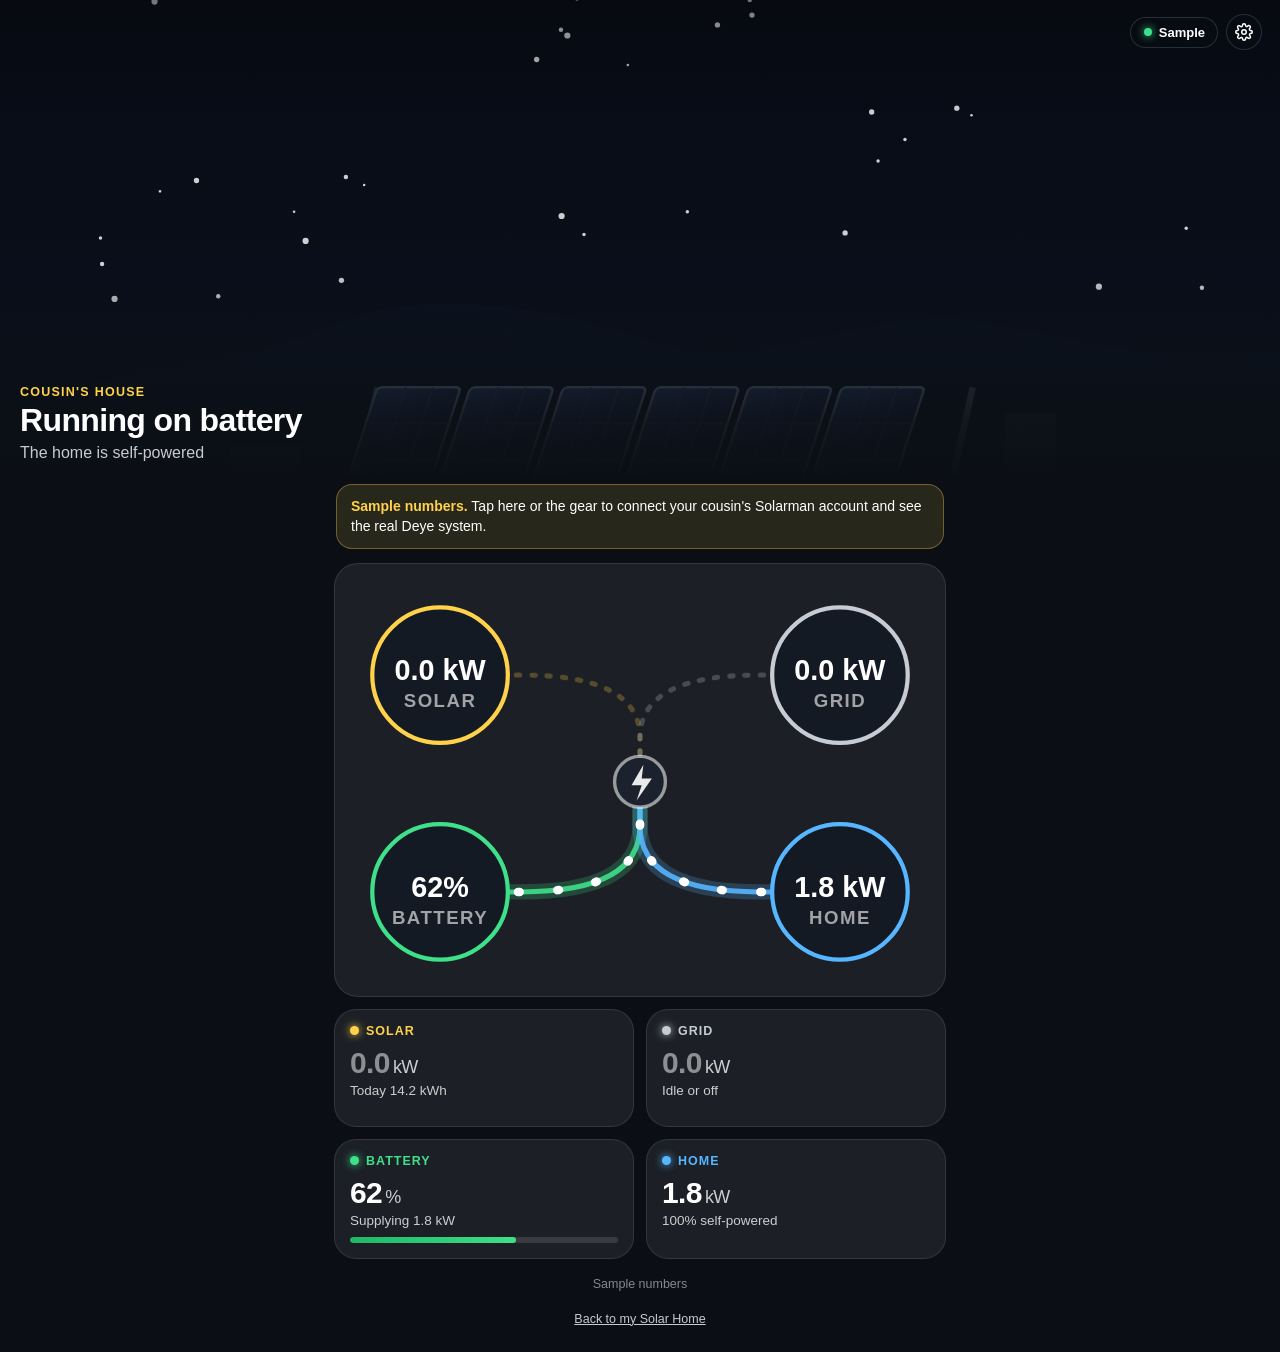
<file: solar/cousin/index.html>
<!doctype html>
<html lang="en">
<head>
<meta charset="utf-8">
<meta name="viewport" content="width=device-width, initial-scale=1, viewport-fit=cover">
<meta name="theme-color" content="#0b0f15">
<meta name="apple-mobile-web-app-capable" content="yes">
<meta name="mobile-web-app-capable" content="yes">
<meta name="apple-mobile-web-app-status-bar-style" content="black-translucent">
<meta name="apple-mobile-web-app-title" content="Cousin Solar">
<meta name="robots" content="noindex,nofollow">
<link rel="apple-touch-icon" href="../img/icon-180.png">
<link rel="manifest" href="manifest.json">
<title>Cousin's Solar</title>
<style>
:root{--ink:#fff;--ink-2:rgba(255,255,255,.78);--ink-3:rgba(255,255,255,.5);
  --solar:#ffd24a;--batt:#3fe08a;--home:#56b6ff;--grid:#c7ccd4;
  --bg:#0b0f15;--card:rgba(255,255,255,.07);--line:rgba(255,255,255,.1);
  --font:-apple-system,BlinkMacSystemFont,"SF Pro Display","Helvetica Neue",Arial,sans-serif;
  --st:env(safe-area-inset-top,0px);--sb:env(safe-area-inset-bottom,0px);color-scheme:dark}
*{box-sizing:border-box;margin:0;padding:0;-webkit-tap-highlight-color:transparent}
html{background:var(--bg)}
body{font-family:var(--font);color:var(--ink);background:var(--bg);-webkit-font-smoothing:antialiased;min-height:100vh;overflow-x:hidden}
button{font:inherit;color:inherit;background:none;border:0;cursor:pointer}
button:focus-visible,input:focus-visible{outline:2px solid var(--solar);outline-offset:2px}
/* hero: a drawn rooftop under the real sky colour and sun position for Yarze */
.hero{position:relative;height:min(54vh,480px);min-height:360px;overflow:hidden}
#sky{position:absolute;inset:0;width:100%;height:100%;display:block}
.hero::after{content:"";position:absolute;inset:0;pointer-events:none;
  background:linear-gradient(180deg,rgba(6,9,14,.45) 0,rgba(6,9,14,0) 24%,rgba(6,9,14,0) 55%,rgba(11,15,21,.85) 88%,var(--bg) 100%)}
.top{position:absolute;z-index:2;left:0;right:0;top:0;padding:calc(var(--st) + 14px) max(18px,env(safe-area-inset-right,0px)) 0 max(18px,env(safe-area-inset-left,0px));display:flex;align-items:flex-start;justify-content:space-between;gap:10px;text-shadow:0 1px 10px rgba(0,0,0,.45)}
.wx .loc{font-size:15px;font-weight:600;letter-spacing:.01em;color:var(--ink-2)}
.wx .row{display:flex;align-items:center;gap:8px;margin-top:2px}
.wx .t{font-size:46px;font-weight:300;letter-spacing:-.02em;line-height:1}
.wx svg{width:38px;height:38px;overflow:visible;filter:drop-shadow(0 2px 8px rgba(0,0,0,.35))}
.wx .c{font-size:14px;font-weight:500;color:var(--ink-2);margin-top:3px}
.right{display:flex;gap:8px;align-items:center}
.pill{display:flex;align-items:center;gap:7px;padding:7px 12px 7px 13px;border-radius:20px;background:rgba(10,14,20,.45);border:1px solid rgba(255,255,255,.14);
  -webkit-backdrop-filter:blur(14px);backdrop-filter:blur(14px);font-size:13px;font-weight:600;text-shadow:none;white-space:nowrap}
.pill i{width:8px;height:8px;border-radius:50%;background:#8a919c}
.pill i.live{background:var(--batt);box-shadow:0 0 8px var(--batt)} .pill i.err{background:#ff8a3c}
.gear{width:36px;height:36px;border-radius:50%;display:grid;place-items:center;background:rgba(10,14,20,.45);border:1px solid rgba(255,255,255,.14);-webkit-backdrop-filter:blur(14px);backdrop-filter:blur(14px)}
.gear svg{width:18px;height:18px;stroke:#fff;fill:none;stroke-width:2;stroke-linecap:round;stroke-linejoin:round}
.head{position:absolute;z-index:2;left:max(20px,env(safe-area-inset-left,0px));right:max(20px,env(safe-area-inset-right,0px));bottom:18px}
.head .who{font-size:12.5px;font-weight:700;letter-spacing:.1em;color:var(--solar);text-transform:uppercase}
.head h1{font-size:32px;font-weight:700;letter-spacing:-.02em;line-height:1.1;margin-top:4px;text-wrap:balance}
.head p{font-size:16px;font-weight:500;color:var(--ink-2);margin-top:6px}
main{padding:0 max(14px,env(safe-area-inset-right,0px)) calc(var(--sb) + 24px) max(14px,env(safe-area-inset-left,0px));max-width:640px;margin:0 auto}
.banner{display:none;margin:4px 2px 14px;padding:12px 14px;border-radius:16px;background:rgba(255,210,74,.12);border:1px solid rgba(255,210,74,.35);font-size:14px;line-height:1.4;cursor:pointer}
.banner b{color:var(--solar)} .banner.on{display:block}
.banner.bad{background:rgba(255,138,60,.12);border-color:rgba(255,138,60,.4)} .banner.bad b{color:#ffab73}
/* power flow */
.flow{position:relative;border-radius:24px;background:var(--card);border:1px solid var(--line);padding:6px 0 2px;margin-bottom:12px}
.flow svg{display:block;width:100%;height:auto}
.fl-base{fill:none;stroke-width:3;stroke-linecap:round;opacity:.9}
.fl-glow{fill:none;stroke-width:9;stroke-linecap:round;opacity:.22}
.fl-dots{fill:none;stroke:#fff;stroke-width:5;stroke-linecap:round;stroke-dasharray:1 22;animation:run 1.4s linear infinite}
.fl.rev .fl-dots{animation-direction:reverse}
.fl.off .fl-dots,.fl.off .fl-glow{display:none} .fl.off .fl-base{opacity:.25;stroke-dasharray:2 7}
@keyframes run{to{stroke-dashoffset:-23}}
@media (prefers-reduced-motion:reduce){.fl-dots{animation:none}}
.nd circle.ring{fill:#141a23;stroke-width:2.5}
.nd text{fill:#fff;font-family:var(--font);text-anchor:middle}
.nd .v{font-size:17px;font-weight:700} .nd .l{font-size:11px;font-weight:600;letter-spacing:.08em;fill:rgba(255,255,255,.6)}
/* tiles */
.tiles{display:grid;grid-template-columns:1fr 1fr;gap:12px}
.tile{border-radius:22px;background:var(--card);border:1px solid var(--line);padding:14px 15px 15px;min-height:118px;min-width:0}
.tile .lab{display:flex;align-items:center;gap:7px;font-size:12.5px;font-weight:700;letter-spacing:.08em}
.tile .lab i{width:9px;height:9px;border-radius:50%;background:currentColor;box-shadow:0 0 8px currentColor}
.tile .val{font-size:30px;font-weight:700;letter-spacing:-.02em;margin-top:8px;font-variant-numeric:tabular-nums}
.tile .val small{font-size:18px;font-weight:500;color:var(--ink-2);margin-left:3px}
.tile .sub{font-size:13.5px;font-weight:500;color:var(--ink-2);margin-top:3px}
.tile.idle .val{color:var(--ink-3)}
#t-solar .lab{color:var(--solar)} #t-grid .lab{color:var(--grid)} #t-batt .lab{color:var(--batt)} #t-home .lab{color:var(--home)}
.bar{height:6px;border-radius:3px;background:rgba(255,255,255,.12);margin-top:9px;overflow:hidden}
.bar b{display:block;height:100%;border-radius:3px;background:linear-gradient(90deg,#1fb866,#3fe08a);transition:width 1s}
.foot{text-align:center;font-size:12.5px;color:var(--ink-3);margin-top:16px;line-height:1.5}
.foot a{color:var(--ink-2)}
/* settings sheet */
.sheet{position:fixed;inset:0;z-index:10;display:none;background:rgba(0,0,0,.5);overflow-y:auto}
.sheet.on{display:block}
.panel{position:relative;margin:calc(var(--st) + 40px) auto 0;background:#151a22;border-radius:24px 24px 0 0;padding:22px max(20px,env(safe-area-inset-right,0px)) calc(var(--sb) + 22px) max(20px,env(safe-area-inset-left,0px));max-width:640px;border-top:1px solid var(--line);min-height:calc(100% - var(--st) - 40px)}
.panel h2{font-size:21px;font-weight:700}
.panel p{font-size:14px;color:var(--ink-2);line-height:1.45;margin:6px 0 10px}
.panel p.note{font-size:13px;color:var(--ink-3)}
.panel label{display:block;font-size:13px;font-weight:600;color:var(--ink-2);margin:12px 0 6px}
.panel input{width:100%;font:inherit;font-size:16px;color:#fff;background:#0d1117;border:1px solid rgba(255,255,255,.16);border-radius:12px;padding:12px 13px;-webkit-appearance:none}
.btns{display:flex;gap:10px;margin-top:18px}
.btn{flex:1;padding:14px;border-radius:14px;font-size:16px;font-weight:600;background:rgba(255,255,255,.1)}
.btn.pri{background:var(--batt);color:#06210f}
.link{display:block;margin-top:14px;font-size:14px;color:#ff9d6b;text-decoration:underline;text-underline-offset:3px}
.err{color:#ff9d6b;font-size:13.5px;margin-top:10px;min-height:18px;line-height:1.4}
</style>
</head>
<body>
<section class="hero">
  <svg id="sky" viewBox="0 0 400 300" preserveAspectRatio="xMidYMid slice" aria-hidden="true"></svg>
  <div class="top">
    <div class="wx" id="wx" style="visibility:hidden"><div class="loc">Yarze</div><div class="row"><div class="t" id="wxT">--°</div><span id="wxI"></span></div><div class="c" id="wxC"></div></div>
    <div class="right"><div class="pill"><i id="dot"></i><span id="stt">Connecting…</span></div>
      <button class="gear" id="gear" aria-label="Settings"><svg viewBox="0 0 24 24"><circle cx="12" cy="12" r="3"/><path d="M19.4 15a1.7 1.7 0 0 0 .3 1.8l.1.1a2 2 0 1 1-2.8 2.8l-.1-.1a1.7 1.7 0 0 0-1.8-.3 1.7 1.7 0 0 0-1 1.5V21a2 2 0 1 1-4 0v-.1a1.7 1.7 0 0 0-1.1-1.5 1.7 1.7 0 0 0-1.8.3l-.1.1a2 2 0 1 1-2.8-2.8l.1-.1a1.7 1.7 0 0 0 .3-1.8 1.7 1.7 0 0 0-1.5-1H3a2 2 0 1 1 0-4h.1a1.7 1.7 0 0 0 1.5-1.1 1.7 1.7 0 0 0-.3-1.8l-.1-.1a2 2 0 1 1 2.8-2.8l.1.1a1.7 1.7 0 0 0 1.8.3H9a1.7 1.7 0 0 0 1-1.5V3a2 2 0 1 1 4 0v.1a1.7 1.7 0 0 0 1 1.5 1.7 1.7 0 0 0 1.8-.3l.1-.1a2 2 0 1 1 2.8 2.8l-.1.1a1.7 1.7 0 0 0-.3 1.8V9a1.7 1.7 0 0 0 1.5 1H21a2 2 0 1 1 0 4h-.1a1.7 1.7 0 0 0-1.5 1z"/></svg></button></div>
  </div>
  <div class="head"><div class="who" id="who">Cousin's house</div><h1 id="headT">&nbsp;</h1><p id="headS">&nbsp;</p></div>
</section>
<main>
  <div class="banner" id="banner"><b>Sample numbers.</b> Tap here or the gear to connect your cousin's Solarman account and see the real Deye system.</div>
  <div class="flow"><svg id="fsvg" viewBox="0 0 360 250"></svg></div>
  <div class="tiles">
    <div class="tile" id="t-solar"><div class="lab"><i></i>SOLAR</div><div class="val" id="v-solar">–</div><div class="sub" id="s-solar">&nbsp;</div></div>
    <div class="tile" id="t-grid"><div class="lab"><i></i>GRID</div><div class="val" id="v-grid">–</div><div class="sub" id="s-grid">&nbsp;</div></div>
    <div class="tile" id="t-batt"><div class="lab"><i></i>BATTERY</div><div class="val" id="v-batt">–</div><div class="sub" id="s-batt">&nbsp;</div><div class="bar"><b id="bbar" style="width:0"></b></div></div>
    <div class="tile" id="t-home"><div class="lab"><i></i>HOME</div><div class="val" id="v-home">–</div><div class="sub" id="s-home">&nbsp;</div></div>
  </div>
  <div class="foot" id="foot">&nbsp;</div>
  <div class="foot"><a href="../">Back to my Solar Home</a></div>
</main>
<div class="sheet" id="sheet"><div class="panel">
  <h2>Connect the Deye system</h2>
  <p>This reads your cousin's Solarman cloud account, the same one the Solarman Smart app uses. Solarman gives the App ID and App Secret on request: email <b>customerservice@solarmanpv.com</b> from the account's email address and ask for "OpenAPI access".</p>
  <p class="note">Everything here is kept only on this phone. The password is turned into a one-way hash before it is saved.</p>
  <label for="iApp">App ID</label><input id="iApp" inputmode="numeric" autocomplete="off" autocapitalize="off" spellcheck="false">
  <label for="iSec">App Secret</label><input id="iSec" type="password" autocomplete="off" autocapitalize="off" spellcheck="false">
  <label for="iEmail">Solarman email</label><input id="iEmail" type="email" autocomplete="username" autocapitalize="off" spellcheck="false">
  <label for="iPw">Solarman password</label><input id="iPw" type="password" autocomplete="current-password" autocapitalize="off" spellcheck="false" placeholder="Leave empty to keep the saved one">
  <div class="err" id="iErr"></div>
  <div class="btns"><button class="btn" id="bCancel">Cancel</button><button class="btn pri" id="bSave">Connect</button></div>
  <button class="link" id="bForget" hidden>Forget this account and show sample numbers</button>
</div></div>
<script>
(function(){
'use strict';
var $=function(id){return document.getElementById(id)};
var q=new URLSearchParams(location.search);
var API='https://globalapi.solarmanpv.com';
function ls(k,v){try{if(v===undefined)return localStorage.getItem(k)||'';if(v===null)localStorage.removeItem(k);else localStorage.setItem(k,v)}catch(e){return ''}}
var CFG={app:ls('sm_app'),secret:ls('sm_secret'),email:ls('sm_email'),pwh:ls('sm_pwh'),station:ls('sm_station')};
var LAT=33.8414, LON=35.5509;
function now(){var d=new Date();var t=q.get('t');if(t){var p=t.split(':');d.setHours(+p[0],+(p[1]||0),0,0)}return d}
function sunPos(d){ // NOAA approximation; az from north clockwise, el in degrees
  var rad=Math.PI/180, jd=d.getTime()/86400000+2440587.5, n=jd-2451545.0;
  var L=(280.46+0.9856474*n)%360, g=((357.528+0.9856003*n)%360)*rad;
  var lam=(L+1.915*Math.sin(g)+0.020*Math.sin(2*g))*rad, eps=(23.439-0.0000004*n)*rad;
  var ra=Math.atan2(Math.cos(eps)*Math.sin(lam),Math.cos(lam)), dec=Math.asin(Math.sin(eps)*Math.sin(lam));
  var gmst=(18.697374558+24.06570982441908*n)%24, lst=(gmst*15+LON)*rad, ha=lst-ra, la=LAT*rad;
  var el=Math.asin(Math.sin(la)*Math.sin(dec)+Math.cos(la)*Math.cos(dec)*Math.cos(ha));
  var az=Math.atan2(-Math.sin(ha),Math.tan(dec)*Math.cos(la)-Math.sin(la)*Math.cos(ha));
  return {az:(az/rad+360)%360, el:el/rad};
}
/* ================= hero sky ================= */
var SKY=[ // [sun elevation, top colour, horizon colour]
  [-18,'#05070d','#0b1220'],[-8,'#0a1226','#24304f'],[-3,'#1b2550','#a5577a'],[0,'#2e4a86','#f0915a'],
  [4,'#3f70b8','#f7c48a'],[12,'#3a86d6','#b5d8f2'],[30,'#2f7fdc','#a9d3f5'],[90,'#2a74d3','#9fcdf3']];
function mix(a,b,t){var A=parseInt(a.slice(1),16),B=parseInt(b.slice(1),16),r=function(s){return Math.round(((A>>s)&255)*(1-t)+((B>>s)&255)*t)};
  return 'rgb('+r(16)+','+r(8)+','+r(0)+')'}
function skyCols(el){if(el<=SKY[0][0])return[SKY[0][1],SKY[0][2]];
  for(var i=0;i<SKY.length-1;i++)if(el<=SKY[i+1][0]){var t=(el-SKY[i][0])/(SKY[i+1][0]-SKY[i][0]);return[mix(SKY[i][1],SKY[i+1][1],t),mix(SKY[i][2],SKY[i+1][2],t)]}
  return[SKY[SKY.length-1][1],SKY[SKY.length-1][2]]}
var STARS=(function(){var s='',x=7;for(var i=0;i<60;i++){x=(x*9301+49297)%233280;var a=x/233280;x=(x*9301+49297)%233280;var b=x/233280;
  s+='<circle cx="'+(a*400).toFixed(1)+'" cy="'+(b*170).toFixed(1)+'" r="'+(.4+((i*7)%5)/7).toFixed(2)+'"/>'}return s})();
function drawSky(){
  var sp=sunPos(now()),c=skyCols(sp.el),cl=Math.min(1,(WX.cloud||0)/100);
  var night=Math.max(0,Math.min(1,(-sp.el-4)/8));
  // sun travels from east (left) to west (right); 90°→x 20, 270°→x 380
  var sx=20+(Math.max(60,Math.min(300,sp.az))-90)/180*360, sy=200-Math.max(-12,sp.el)*2.6;
  var panels='';for(var i=0;i<6;i++){var px=118+i*29;panels+='<g transform="translate('+px+' 196) skewX(-18)"><rect width="26" height="34" rx="1.5" fill="url(#pv)" stroke="#5d6b80" stroke-width=".8"/>'+
    '<path d="M0 11.3h26M0 22.6h26M8.7 0v34M17.3 0v34" stroke="#2c3a52" stroke-width=".6"/></g>'}
  var glint=sp.el>0?'<rect x="110" y="196" width="190" height="34" fill="#fff" opacity="'+(Math.min(.22,sp.el/90)*(1-cl*.7)).toFixed(3)+'" style="mix-blend-mode:overlay"/>':'';
  $('sky').innerHTML='<defs><linearGradient id="sg" x1="0" y1="0" x2="0" y2="1"><stop offset="0" stop-color="'+c[0]+'"/><stop offset=".78" stop-color="'+c[1]+'"/></linearGradient>'+
    '<radialGradient id="sun"><stop offset="0" stop-color="#fff7d6"/><stop offset=".25" stop-color="#ffe08a"/><stop offset="1" stop-color="#ffd24a" stop-opacity="0"/></radialGradient>'+
    '<linearGradient id="pv" x1="0" y1="0" x2="1" y2="1"><stop offset="0" stop-color="#24375a"/><stop offset="1" stop-color="#0f1a2e"/></linearGradient></defs>'+
    '<rect width="400" height="300" fill="url(#sg)"/>'+
    '<g fill="#fff" opacity="'+(night*.8).toFixed(2)+'">'+STARS+'</g>'+
    (sp.el>-6?'<circle cx="'+sx.toFixed(1)+'" cy="'+sy.toFixed(1)+'" r="46" fill="url(#sun)" opacity="'+(1-cl*.75).toFixed(2)+'"/>':'')+
    (cl>.15?'<rect width="400" height="300" fill="'+(sp.el>0?'#c9d1dc':'#1a2130')+'" opacity="'+(cl*.45).toFixed(2)+'"/>':'')+
    // Mount Lebanon ridge behind the roofline
    '<path d="M0 205 C40 186 70 192 100 178 S170 170 205 182 S270 168 310 176 S370 190 400 184 V300 H0Z" fill="'+mix('#2a3a4a','#0c1320',Math.max(night,.25))+'" opacity=".9"/>'+
    // the roof and its panels
    '<path d="M60 232 L340 232 L340 300 L60 300Z" fill="#141a23"/><path d="M52 232 H348" stroke="#2a3340" stroke-width="3"/>'+
    '<path d="M110 232 L118 196 M296 232 L304 196" stroke="#3a4656" stroke-width="2"/>'+panels+glint+
    '<rect x="72" y="214" width="22" height="18" fill="#1c2430"/><rect x="314" y="204" width="16" height="28" fill="#1c2430"/>';
}
/* ================= weather (Open-Meteo, no key) ================= */
var WX={cloud:0,rain:0,code:0,temp:null,ok:false};
var WXN={0:'Clear',1:'Mainly clear',2:'Partly cloudy',3:'Overcast',45:'Fog',48:'Fog',51:'Drizzle',53:'Drizzle',55:'Drizzle',61:'Light rain',63:'Rain',65:'Heavy rain',80:'Showers',81:'Showers',82:'Heavy showers',95:'Thunderstorm',96:'Thunderstorm',99:'Thunderstorm'};
var CLOUDP='M6.5 19h11a4.5 4.5 0 0 0 .6-8.96A6.5 6.5 0 0 0 5.6 11.6 3.75 3.75 0 0 0 6.5 19z';
function ic(code,day){
  var sun='<g fill="#ffd23f"><circle cx="12" cy="12" r="4.6"/>'+[0,45,90,135,180,225,270,315].map(function(a){return '<rect x="11.2" y="1.4" width="1.6" height="3.4" rx=".8" transform="rotate('+a+' 12 12)"/>'}).join('')+'</g>';
  var moon='<path fill="#f2f4f8" d="M15.8 3.2A8.6 8.6 0 1 0 20.8 16a7 7 0 0 1-5-12.8z"/>';
  var cloud='<path fill="#f4f6f9" d="'+CLOUDP+'"/>', small=function(g){return '<g transform="translate(-3.5 -4) scale(.72)">'+g+'</g>'};
  if(code===0)return day?sun:moon;
  if(code===1||code===2)return small(day?sun:moon)+'<g transform="translate(2 2) scale(.85)">'+cloud+'</g>';
  if(code===3||code===45||code===48)return '<g transform="translate(-2 -3) scale(.8)"><path fill="#c9ced6" d="'+CLOUDP+'"/></g><g transform="translate(2 1) scale(.85)">'+cloud+'</g>';
  if(code>=95)return '<g transform="translate(0 -3)">'+cloud+'</g><path fill="#ffd23f" d="M12.5 15.5l-3 4.6h2.6l-1.2 3.7 4-5.3h-2.6l1.4-3z"/>';
  return '<g transform="translate(0 -3)">'+cloud+'</g><g stroke="#5ac8fa" stroke-width="1.7" stroke-linecap="round"><path d="M8.5 21l-.9 2.2M12.5 21l-.9 2.2M16.5 21l-.9 2.2"/></g>';
}
function fetchWeather(){
  fetch('https://api.open-meteo.com/v1/forecast?latitude='+LAT+'&longitude='+LON+'&current=temperature_2m,cloud_cover,precipitation,weather_code,is_day&daily=temperature_2m_max,temperature_2m_min&forecast_days=1&timezone=auto')
  .then(function(r){return r.json()}).then(function(J){var c=J.current;WX.cloud=c.cloud_cover||0;WX.rain=c.precipitation||0;WX.code=c.weather_code;WX.temp=c.temperature_2m;WX.isDay=c.is_day;WX.daily=J.daily;WX.ok=true;drawSky();renderWx()})
  .catch(function(){});
}
function renderWx(){if(!WX.ok)return;var day=WX.isDay!=null?!!WX.isDay:sunPos(now()).el>-.83,cur=WX.code||0,Dd=WX.daily;
  $('wx').style.visibility='visible';$('wxT').textContent=Math.round(WX.temp)+'°';
  $('wxI').innerHTML='<svg viewBox="0 0 24 24">'+ic(cur,day)+'</svg>';
  var cn=WXN[cur]||'';if(cur===0)cn=day?'Sunny':'Clear';
  $('wxC').textContent=cn+(Dd?'  ·  H:'+Math.round(Dd.temperature_2m_max[0])+'° L:'+Math.round(Dd.temperature_2m_min[0])+'°':'')}
/* ================= power-flow diagram ================= */
var NS='http://www.w3.org/2000/svg',svg=$('fsvg'),HUB=[180,125];
var NODES={solar:[62,62,'var(--solar)','SOLAR'],grid:[298,62,'var(--grid)','GRID'],batt:[62,190,'var(--batt)','BATTERY'],home:[298,190,'var(--home)','HOME']};
var FL={};
function el(n,a,p){var e=document.createElementNS(NS,n);for(var k in a)e.setAttribute(k,a[k]);(p||svg).appendChild(e);return e}
(function(){
  for(var k in NODES){var n=NODES[k],g=el('g',{'class':'fl off'});
    var d='M'+n[0]+' '+n[1]+' L'+(n[0]<HUB[0]?HUB[0]-70:HUB[0]+70)+' '+n[1]+' Q'+HUB[0]+' '+n[1]+' '+HUB[0]+' '+(n[1]<HUB[1]?HUB[1]-26:HUB[1]+26)+' L'+HUB[0]+' '+HUB[1];
    ['fl-glow','fl-base','fl-dots'].forEach(function(c){var p=el('path',{d:d,'class':c},g);if(c!=='fl-dots')p.style.stroke=n[2]});
    FL[k]={g:g,st:''}}
  el('circle',{cx:HUB[0],cy:HUB[1],r:15,fill:'#1b222d',stroke:'rgba(255,255,255,.55)','stroke-width':2});
  el('path',{d:'M182 115 l-7 12 h6 l-3 9 9-13 h-6 z',fill:'#fff',opacity:.9});
  for(var k2 in NODES){var n2=NODES[k2],g2=el('g',{'class':'nd'});
    var c=el('circle',{'class':'ring',cx:n2[0],cy:n2[1],r:40},g2);c.style.stroke=n2[2];
    NODES[k2].v=el('text',{'class':'v',x:n2[0],y:n2[1]+3},g2);var l=el('text',{'class':'l',x:n2[0],y:n2[1]+19},g2);l.textContent=n2[3]}
})();
function setFlow(k,w,out,max){var f=FL[k],a=Math.abs(w||0),on=a>=40,dur=on?Math.round(Math.max(.6,2-1.4*Math.min(a/(max||5000),1))*4)/4:0,st=on+'|'+out+'|'+dur;
  if(st===f.st)return;f.st=st;f.g.classList.toggle('off',!on);f.g.classList.toggle('rev',!!out);if(on)f.g.lastChild.style.animationDuration=dur+'s'}
function nv(k,t){if(NODES[k].v.textContent!==t)NODES[k].v.textContent=t}
function txt(id,v,html){var e=$(id);if(html){if(e.__v!==v){e.__v=v;e.innerHTML=v}}else if(e.textContent!==v)e.textContent=v}
/* ================= state + render ================= */
// S.grid: + = buying from the grid, - = selling to it.  S.bp: + = charging, - = discharging.
var S={pv:null,load:null,grid:null,bp:null,soc:null,today:null,at:0,name:''};
function kw(w){return w==null?'–':(Math.abs(w)/1000).toFixed(1)}
function kwv(w){return w==null?'–':kw(w)+'<small>kW</small>'}
function render(){
  var pv=S.pv||0,load=S.load,grid=S.grid,bp=S.bp||0;
  if(S.name)txt('who',S.name);
  txt('v-solar',kwv(S.pv),1);txt('s-solar','Today '+(S.today==null?'–':S.today.toFixed(1)+' kWh'));$('t-solar').classList.toggle('idle',pv<40);
  txt('v-grid',kwv(grid),1);txt('s-grid',grid==null?' ':grid>40?'Supplying power':grid<-40?'Exporting':'Idle or off');$('t-grid').classList.toggle('idle',!(grid>40||grid<-40));
  txt('v-batt',S.soc==null?'–':Math.round(S.soc)+'<small>%</small>',1);$('bbar').style.width=(S.soc||0)+'%';
  txt('s-batt',bp>40?'Charging · '+kw(bp)+' kW':bp<-40?'Supplying '+kw(-bp)+' kW':(S.soc>=99?'Full':'Standing by'));
  var imp=Math.max(0,grid||0),self=load&&load>0?Math.max(0,Math.min(100,Math.round((1-imp/load)*100))):null;
  txt('v-home',kwv(load),1);txt('s-home',self==null?' ':self+'% self-powered');
  var t,s2,dis=Math.max(0,-bp),top=Math.max(pv,dis,imp);
  if(top<80){t='Standing by';s2=' '}
  else if(top===pv){t='Running on solar';s2=imp>40?'The grid is topping up the home':bp>40?'Extra sunshine is charging the battery':dis>40?'The battery is helping out':'The home is self-powered'}
  else if(top===dis){t='Running on battery';s2=pv>80?'Solar is helping'+(imp>40?', with a little from the grid':''):imp>40?'The grid is helping out':'The home is self-powered'}
  else {t='Running on grid';s2=bp>40?'Also charging the battery':pv>80?'Solar is covering part of the load':' '}
  txt('headT',t);txt('headS',s2||' ');
  nv('solar',kw(S.pv)+' kW');nv('grid',kw(grid)+' kW');nv('batt',S.soc==null?'–':Math.round(S.soc)+'%');nv('home',kw(load)+' kW');
  setFlow('solar',pv,false,6000);setFlow('grid',grid,grid<0,5000);setFlow('batt',bp,bp>0,5000);setFlow('home',load,true,6000);
}
function status(cls,t){$('dot').className=cls;txt('stt',t)}
function banner(html,bad){var b=$('banner');if(!html){b.classList.remove('on');return}b.innerHTML=html;b.classList.add('on');b.classList.toggle('bad',!!bad)}
setInterval(function(){if(!S.at)return;var s=Math.round((Date.now()-S.at)/1000);
  txt('foot',DEMO?'Sample numbers':'Inverter reported '+(s<90?'just now':s<5400?Math.round(s/60)+' min ago':Math.round(s/3600)+' h ago')+' · Solarman updates about every 5 min')},1000);
/* ================= live data via Solarman OpenAPI ================= */
var DEMO=false,demoT=0,pollT=0,TOKEN=ls('sm_tok'),TOKEXP=+ls('sm_tokexp')||0;
function n(v){v=parseFloat(v);return isFinite(v)?v:null}
function call(path,body,auth){
  var h={'Content-Type':'application/json'};if(auth)h.Authorization='bearer '+TOKEN;
  return fetch(API+path,{method:'POST',headers:h,body:JSON.stringify(body)}).then(
    function(r){return r.json().then(function(j){if(r.status===401)throw {auth:true};return j})},
    function(){throw {net:true}});
}
function login(){
  if(TOKEN&&Date.now()<TOKEXP-3600e3)return Promise.resolve();
  return call('/account/v1.0/token?appId='+encodeURIComponent(CFG.app)+'&language=en',{appSecret:CFG.secret,email:CFG.email,password:CFG.pwh})
  .then(function(j){if(!j.access_token)throw {msg:j.msg||'Solarman did not accept these details.',auth:true};
    TOKEN=j.access_token;TOKEXP=Date.now()+(+j.expires_in||5184000)*1000;ls('sm_tok',TOKEN);ls('sm_tokexp',String(TOKEXP))});
}
function pickStation(){
  if(CFG.station)return Promise.resolve();
  return call('/station/v1.0/list?language=en',{page:1,size:20},true).then(function(j){
    var L=j.stationList||[];if(!L.length)throw {msg:'This Solarman account has no plants in it.'};
    CFG.station=String(L[0].id);ls('sm_station',CFG.station);S.name=L[0].name||'';ls('sm_name',S.name)});
}
function realTime(){
  return call('/station/v1.0/realTime?language=en',{stationId:+CFG.station},true).then(function(j){
    if(j.success===false)throw {msg:j.msg,auth:/token|auth/i.test(j.msg||'')};
    var pv=n(j.generationPower),load=n(j.usePower),buy=n(j.purchasePower),sell=n(j.gridPower),wire=n(j.wirePower),
        ch=n(j.chargePower),dis=n(j.dischargePower),bat=n(j.batteryPower);
    S.pv=pv;S.load=load;S.soc=n(j.batterySoc);S.today=n(j.generationValue);
    S.bp=(ch!=null||dis!=null)?(ch||0)-(dis||0):(bat!=null?-bat:null);
    if(buy!=null||sell!=null)S.grid=(buy||0)-(sell||0);
    else if(wire!=null)S.grid=-wire;
    else if(load!=null&&pv!=null)S.grid=load-pv+(S.bp||0); // whatever solar and battery do not cover
    S.at=j.lastUpdateTime?j.lastUpdateTime*1000:Date.now();S.name=S.name||ls('sm_name');
    render();
    var age=(Date.now()-S.at)/60000;
    if(age>20){status('err','Inverter offline');banner('<b>No fresh data.</b> The inverter last reported '+Math.round(age)+' min ago. Check its Wi-Fi logger or the house internet.',true)}
    else{status('live','Live');banner('')}
  });
}
function poll(){
  clearTimeout(pollT);
  login().then(pickStation).then(realTime).then(function(){pollT=setTimeout(poll,60000)})
  .catch(function(e){
    if(e&&e.net){status('err','Blocked');banner('<b>Could not reach Solarman.</b> Either there is no internet, or Solarman\'s server does not allow a web page to read it directly. If it keeps happening, tell me and I will add a small relay.',true);pollT=setTimeout(poll,120000);return}
    if(e&&e.auth){TOKEN='';TOKEXP=0;ls('sm_tok',null);status('err','Sign-in failed');$('iErr').textContent=(e.msg?e.msg+' ':'')+'Check the App ID, App Secret, email and password.';openSheet();return}
    status('err','Retrying…');banner('<b>Solarman said:</b> '+String(e&&e.msg||e).replace(/</g,'&lt;'),true);pollT=setTimeout(poll,90000)});
}
function demo(){
  DEMO=true;status('live','Sample');banner('<b>Sample numbers.</b> Tap here or the gear to connect your cousin\'s Solarman account and see the real Deye system.');
  var t=0;clearInterval(demoT);
  function step(){t++;var day=sunPos(now()).el>2,pv=day?3600+500*Math.sin(t/7):0,load=1500+350*Math.sin(t/5+1);
    S.pv=pv;S.load=load;S.bp=pv-load;S.soc=day?81:62;S.grid=0;S.today=14.2;S.at=Date.now();render()}
  step();demoT=setInterval(step,2000);
}
function start(){clearInterval(demoT);DEMO=false;
  if(!CFG.app||!CFG.secret||!CFG.email||!CFG.pwh){demo();return}
  status('','Connecting…');banner('');S.name=ls('sm_name');poll()}
document.addEventListener('visibilitychange',function(){if(document.visibilityState==='visible'){drawSky();fetchWeather();if(!DEMO)poll()}});
/* ================= settings ================= */
function sha256(s){return crypto.subtle.digest('SHA-256',new TextEncoder().encode(s)).then(function(b){return Array.prototype.map.call(new Uint8Array(b),function(x){return('0'+x.toString(16)).slice(-2)}).join('')})}
function openSheet(){$('iApp').value=CFG.app;$('iSec').value=CFG.secret;$('iEmail').value=CFG.email;$('iPw').value='';$('bForget').hidden=!CFG.app;$('sheet').classList.add('on')}
function closeSheet(){$('sheet').classList.remove('on');$('iErr').textContent=''}
$('gear').onclick=openSheet;$('banner').onclick=openSheet;$('bCancel').onclick=closeSheet;
$('sheet').onclick=function(e){if(e.target===$('sheet'))closeSheet()};
$('bSave').onclick=function(){
  var app=$('iApp').value.trim(),sec=$('iSec').value.trim(),em=$('iEmail').value.trim(),pw=$('iPw').value;
  if(!app||!sec||!em||(!pw&&!CFG.pwh)){$('iErr').textContent='Please fill in all four.';return}
  (pw?sha256(pw):Promise.resolve(CFG.pwh)).then(function(h){
    var changed=em!==CFG.email;
    CFG={app:app,secret:sec,email:em,pwh:h,station:changed?'':CFG.station};
    ls('sm_app',app);ls('sm_secret',sec);ls('sm_email',em);ls('sm_pwh',h);
    if(changed){ls('sm_station',null);ls('sm_name',null)}
    TOKEN='';TOKEXP=0;ls('sm_tok',null);closeSheet();start()});
};
$('bForget').onclick=function(){['sm_app','sm_secret','sm_email','sm_pwh','sm_station','sm_name','sm_tok','sm_tokexp'].forEach(function(k){ls(k,null)});
  CFG={app:'',secret:'',email:'',pwh:'',station:''};TOKEN='';clearTimeout(pollT);S.name='';txt('who',"Cousin's house");closeSheet();start()};
drawSky();setInterval(drawSky,60000);fetchWeather();setInterval(fetchWeather,15*60000);
render();start();
})();
</script>
</body>
</html>
</file>
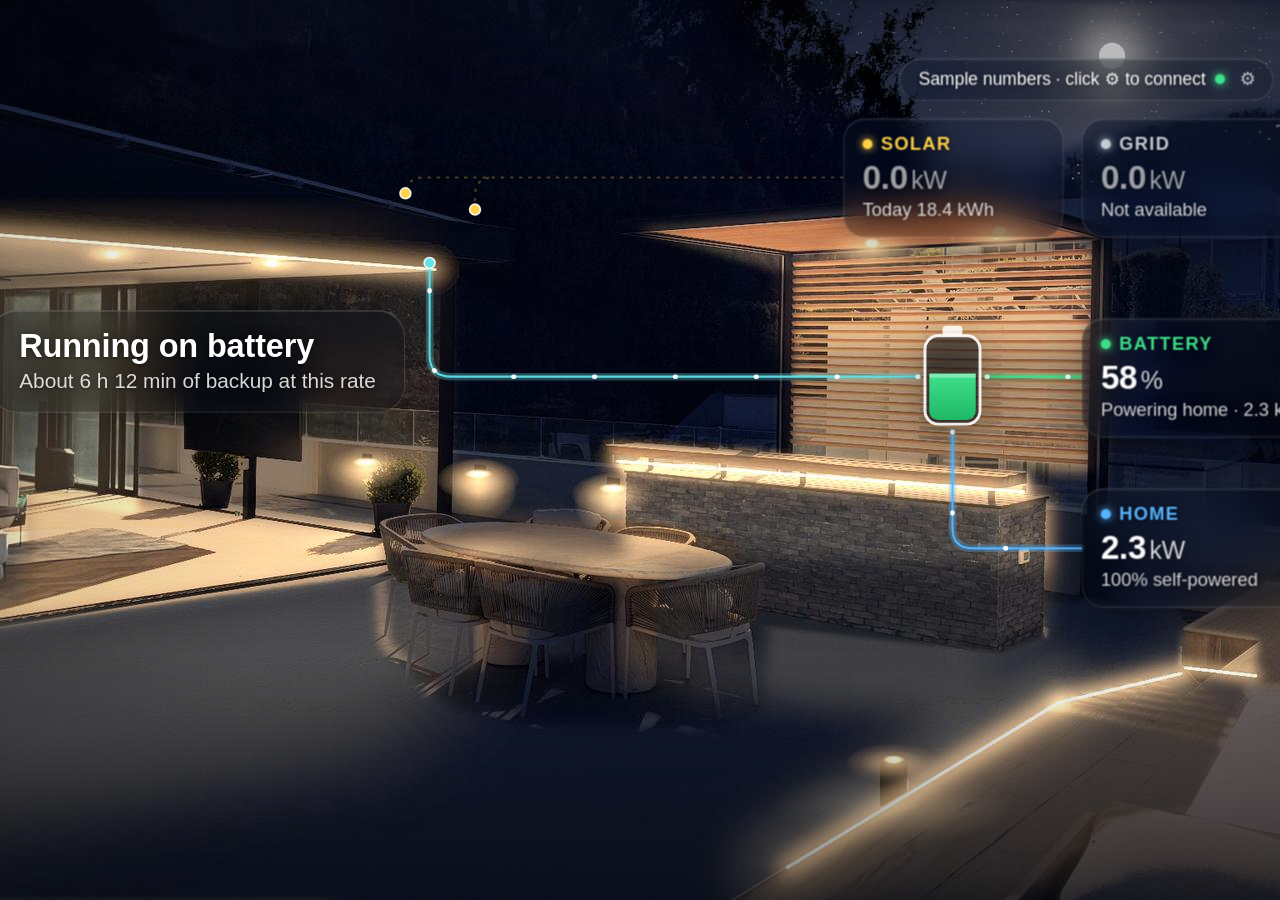
<file: solar/desktop/index.html>
<!doctype html>
<html lang="en">
<head>
<meta charset="utf-8">
<meta name="viewport" content="width=device-width, initial-scale=1">
<meta name="robots" content="noindex,nofollow">
<title>Solar Home</title>
<style>
:root{--ink:#fff;--ink-2:rgba(255,255,255,.84);--ink-3:rgba(255,255,255,.62);
  --solar:#ffd24a;--batt:#3fe08a;--home:#56b6ff;--feed:#63e2e8;--grid:#c7ccd4;--gen:#ff9f43;
  --glass:rgba(14,18,26,.34);--glass-line:rgba(255,255,255,.17);
  --font:"SF Pro Display",-apple-system,BlinkMacSystemFont,"Inter","Roboto","Segoe UI","Helvetica Neue",Arial,sans-serif}
*{box-sizing:border-box;margin:0;padding:0}
*:focus{outline:none}
html,body{height:100%;background:#05070b;overflow:hidden}
body{font-family:var(--font);color:var(--ink);-webkit-font-smoothing:antialiased}
#stage{position:fixed;left:50%;top:50%;width:1920px;height:1080px;transform-origin:0 0;overflow:hidden;background:#0b1017}
.frame{position:absolute;inset:0;width:1920px;height:1080px;transition:opacity 2.5s linear}
#gl{opacity:0;transition:opacity 1.5s ease}
.live #gl{opacity:1}
.live #rain,.live #fog{display:none}
#rain{position:absolute;inset:0;opacity:0;transition:opacity 3s;pointer-events:none;overflow:hidden}
#rain .r{position:absolute;left:0;top:-1080px;width:1920px;height:2160px;background:repeating-linear-gradient(104deg,rgba(255,255,255,0) 0 22px,rgba(220,230,255,.25) 22px 24px,rgba(255,255,255,0) 24px 47px);background-size:100% 240px;animation:fall .9s linear infinite;will-change:transform}
@keyframes fall{to{transform:translate3d(-60px,1080px,0)}}
#fog{position:absolute;inset:0;pointer-events:none;opacity:0;transition:opacity 4s;background:linear-gradient(to top,rgba(210,216,224,.6),rgba(210,216,224,.2) 55%,rgba(210,216,224,0))}
#flash{position:absolute;inset:0;background:#fff;opacity:0;pointer-events:none}
.scrim{position:absolute;inset:0;pointer-events:none;
  background:linear-gradient(180deg,rgba(4,7,12,.3) 0,rgba(4,7,12,.08) 15%,rgba(4,7,12,0) 26%),
    linear-gradient(90deg,rgba(4,7,12,.2) 0,rgba(4,7,12,0) 26%),
    linear-gradient(0deg,rgba(4,7,12,.5) 0,rgba(4,7,12,.2) 14%,rgba(4,7,12,0) 27%)}
.glass{background:var(--glass);border:1px solid var(--glass-line);-webkit-backdrop-filter:blur(22px) saturate(1.5);backdrop-filter:blur(22px) saturate(1.5);
  box-shadow:0 18px 50px rgba(0,0,0,.28),inset 0 1px 0 rgba(255,255,255,.14)}
.ui{position:absolute;text-shadow:0 2px 16px rgba(0,0,0,.5),0 1px 3px rgba(0,0,0,.35)}
.clock{left:92px;top:52px}
.clock .time{font-size:64px;font-weight:600;letter-spacing:-.01em;line-height:1;font-variant-numeric:tabular-nums}
.clock .date{margin-top:12px;font-size:31px;font-weight:500;color:var(--ink-2)}
.weather{left:70px;top:196px;padding:18px 30px 22px 24px;border-radius:30px;transition:opacity 1s}
.weather .loc{font-size:31px;font-weight:600}
.weather .row{display:flex;align-items:center;gap:18px}
.weather .temp{font-size:96px;font-weight:600;letter-spacing:-.03em;line-height:1.1;font-variant-numeric:tabular-nums}
.weather .icon{width:84px;height:84px;filter:drop-shadow(0 4px 18px rgba(0,0,0,.35))}
.weather .icon svg{width:100%;height:100%;display:block;overflow:visible}
.weather .cond{font-size:28px;font-weight:500}
.weather .hl{font-size:25px;font-weight:500;color:var(--ink-2);margin-top:3px;font-variant-numeric:tabular-nums}
.status{left:50%;top:58px;transform:translateX(-50%);min-width:548px;padding:22px 46px 24px;border-radius:32px;text-align:center;white-space:nowrap}
.status .title{font-size:39px;font-weight:600;letter-spacing:-.005em}
.status .sub{font-size:25px;font-weight:500;color:var(--ink-2);margin-top:6px}
.conn{right:84px;top:52px;padding:11px 20px 12px 22px;border-radius:40px;font-size:21px;font-weight:500;display:flex;align-items:center;gap:11px}
.conn i{width:12px;height:12px;border-radius:50%;background:#8a919c}
.conn i.live{background:var(--batt);box-shadow:0 0 12px var(--batt)} .conn i.err{background:#ff8a3c;box-shadow:0 0 12px #ff8a3c}
#flows{position:absolute;inset:0;width:1920px;height:1080px;pointer-events:none;overflow:visible}
.flow-base{fill:none;stroke-width:2.6;stroke-linecap:round;opacity:.95}
.flow-glow{fill:none;stroke-width:9;stroke-linecap:round;opacity:.3}
.flow-dots{fill:none;stroke:#fff;stroke-width:5.5;stroke-linecap:round;stroke-dasharray:1 96;opacity:.95;animation:run 1.6s linear infinite}
.flow.rev .flow-dots{animation-direction:reverse}
.flow.off .flow-dots,.flow.off .flow-glow{display:none} .flow.off .flow-base{opacity:.28;stroke-dasharray:2 9}
#f-grid.off{display:none}
@keyframes run{to{stroke-dashoffset:-97}}
.node{width:264px;padding:17px 22px 19px;border-radius:26px}
.node .lab{display:flex;align-items:center;gap:10px;font-size:22px;font-weight:600;letter-spacing:.07em}
.node .lab i{width:12px;height:12px;border-radius:50%;background:currentColor;box-shadow:0 0 10px currentColor}
.node .val{font-size:40px;font-weight:600;letter-spacing:-.01em;margin-top:5px;line-height:1.12;font-variant-numeric:tabular-nums}
.node .val small{font-size:30px;font-weight:500;margin-left:4px;color:var(--ink-2)}
.node .sub{font-size:22px;font-weight:500;color:var(--ink-2);margin-top:3px;white-space:nowrap}
#n-solar{left:1318px;top:142px} #n-solar .lab{color:var(--solar)}
#n-grid{left:1604px;top:142px} #n-grid .lab{color:var(--grid)}
#n-batt{left:1604px;top:382px} #n-batt .lab{color:var(--batt)}
#n-home{left:1604px;top:586px} #n-home .lab{color:var(--home)}
.node.idle .val,.node.idle .val small{color:var(--ink-3)}
#batt{left:1408px;top:388px;width:82px;height:128px;filter:drop-shadow(0 6px 22px rgba(0,0,0,.4))}
/* dock */
.dock{position:absolute;left:52px;right:52px;bottom:42px;height:152px;border-radius:36px;padding:18px 20px;display:flex;align-items:center;gap:18px}
.app{position:relative;flex:0 0 230px;height:116px;border-radius:22px;display:grid;place-items:center;overflow:hidden;border:1px solid rgba(255,255,255,.08);background:#16191f;
  box-shadow:0 8px 24px rgba(0,0,0,.3);transition:transform .2s cubic-bezier(.2,.8,.3,1),box-shadow .2s;will-change:transform}
.app::after{content:"";position:absolute;inset:0;background:linear-gradient(160deg,rgba(255,255,255,.14),rgba(255,255,255,0) 42%);pointer-events:none}
.app:focus{transform:scale(1.055);box-shadow:0 0 0 4px #fff,0 18px 44px rgba(0,0,0,.5);z-index:2}
.app span{position:relative;z-index:1;white-space:nowrap}
.app img{position:absolute;inset:0;width:100%;height:100%;object-fit:cover}
.app .ph{font-size:30px;font-weight:700;letter-spacing:-.02em}
.a-netflix{background:#0c0c0d} .a-netflix span{color:#e50914;font-size:44px;font-weight:800;letter-spacing:.035em;transform:scaleY(1.18);font-family:"Arial Narrow","Roboto Condensed","Helvetica Neue",var(--font)}
.a-youtube{background:#1a1b1e} .a-youtube span{display:flex;align-items:center;gap:10px;font-size:35px;font-weight:700;letter-spacing:-.045em}
.a-youtube b{width:50px;height:36px;border-radius:10px;background:#ff0033;display:grid;place-items:center}
.a-youtube b::after{content:"";border-left:14px solid #fff;border-top:8.5px solid transparent;border-bottom:8.5px solid transparent;margin-left:3px}
.a-shahid{background:linear-gradient(150deg,#131a24,#0a0e15)} .a-shahid span{font-size:43px;font-weight:800;letter-spacing:-.02em} .a-shahid em{font-style:normal;color:#2fe3a0}
.a-osn{background:linear-gradient(150deg,#2a1c7d,#150c45)} .a-osn span{font-size:46px;font-weight:800;letter-spacing:-.02em} .a-osn em{font-style:normal;color:#ff8a1f}
.a-prime{background:linear-gradient(165deg,#1397d6,#0a5fa0)} .a-prime span{font-size:33px;font-weight:700;letter-spacing:-.02em}
.a-spotify{background:#111212} .a-spotify span{display:flex;align-items:center;gap:11px;color:#1ed760;font-size:35px;font-weight:700;letter-spacing:-.035em}
.a-spotify b{width:40px;height:40px;border-radius:50%;background:#1ed760}
.spacer{flex:1}
.util{flex:0 0 82px;height:82px;border-radius:22px;background:rgba(255,255,255,.1);border:1px solid rgba(255,255,255,.12);display:grid;place-items:center;transition:transform .2s,box-shadow .2s}
.util::after{display:none}
.util:focus{transform:scale(1.08);box-shadow:0 0 0 4px #fff,0 18px 44px rgba(0,0,0,.5)}
.util svg{width:40px;height:40px;stroke:#fff;fill:none;stroke-width:2.1;stroke-linecap:round;stroke-linejoin:round;opacity:.92}
.all{position:absolute;inset:0;background:rgba(4,5,6,.94);display:none;padding:64px 96px;overflow:hidden}
.all.on{display:block}
.all h2{font-weight:500;font-size:34px;margin-bottom:34px}
.grid{display:grid;grid-template-columns:repeat(6,1fr);gap:40px 28px;transition:transform .25s}
.grid .app{width:100%;flex:none}
.grid .app .nm{position:absolute;bottom:8px;left:0;right:0;text-align:center;font-size:18px;opacity:.85;z-index:1;text-shadow:0 1px 4px #000}
.dock .nm{display:none}
#edit{position:absolute;inset:0;background:rgba(4,6,10,.95);display:none;padding:56px 96px}
#edit.on{display:block}
#edit h2{font-size:40px;font-weight:600}
#edit .hint{font-size:24px;color:var(--ink-2);margin:10px 0 26px}
#edit .lbl{font-size:22px;font-weight:600;letter-spacing:.07em;color:var(--ink-3);margin:0 0 14px}
#erow{display:flex;gap:16px;min-height:112px;margin-bottom:34px;padding:12px;border-radius:24px;background:rgba(255,255,255,.06)}
#erow .app{flex:0 0 160px;height:90px}
#erow .app.lift{transform:translateY(-10px) scale(1.08);box-shadow:0 0 0 4px var(--solar),0 18px 44px rgba(0,0,0,.6)}
#erow .empty{font-size:22px;color:var(--ink-3);align-self:center;padding-left:12px}
#egrid{display:grid;grid-template-columns:repeat(7,1fr);gap:24px 22px;transition:transform .25s}
#egrid .app{flex:none;width:100%;height:118px}
#egrid .app .nm,#erow .app .nm{display:block;position:absolute;left:0;right:0;bottom:6px;text-align:center;font-size:17px;z-index:1;text-shadow:0 1px 4px #000}
#egrid .app.on{box-shadow:0 0 0 3px var(--batt)}
#egrid .app[class*="a-"] .nm,#erow .app[class*="a-"] .nm{display:none}
#egrid .app .ck{position:absolute;top:8px;right:8px;width:34px;height:34px;border-radius:50%;background:var(--batt);color:#06210f;font-size:20px;font-weight:800;display:none;place-items:center;z-index:2}
#egrid .app.on .ck{display:grid}
#egrid .app:focus,#erow .app:focus{transform:scale(1.06);box-shadow:0 0 0 4px #fff,0 18px 44px rgba(0,0,0,.5);z-index:3}
#egrid .app.on:focus{box-shadow:0 0 0 4px #fff,0 0 0 8px var(--batt)}

/* desktop wallpaper layout: cards pulled inwards so they survive 16:10 cropping and the menu bar */
.weather{left:180px;top:92px} .status{left:180px;top:372px;transform:none;text-align:left;min-width:0;padding:20px 34px 22px} .conn{right:200px;top:70px}
#n-solar{left:1204px} #n-grid,#n-batt,#n-home{left:1490px} #batt{left:1294px}
.conn button{margin-left:6px;font-size:22px;color:#fff;background:none;border:0;cursor:pointer;opacity:.75}
.sheet{position:fixed;inset:0;z-index:10;display:none;background:rgba(0,0,0,.5);font-family:var(--font)}
.sheet.on{display:grid;place-items:center}
.panel{width:420px;background:#151a22;border-radius:20px;padding:22px 22px 20px;border:1px solid rgba(255,255,255,.12);color:#fff}
.panel h2{font-size:21px;font-weight:700} .panel p{font-size:14px;color:rgba(255,255,255,.78);line-height:1.4;margin:6px 0 10px}
.panel label{display:block;font-size:13px;font-weight:600;color:rgba(255,255,255,.78);margin:12px 0 6px}
.panel input{width:100%;font:inherit;font-size:15px;color:#fff;background:#0d1117;border:1px solid rgba(255,255,255,.16);border-radius:10px;padding:10px 12px}
.btns{display:flex;gap:10px;margin-top:16px} .btn{flex:1;padding:12px;border-radius:12px;font-size:15px;font-weight:600;background:rgba(255,255,255,.1);color:#fff;border:0;cursor:pointer}
.btn.pri{background:#3fe08a;color:#06210f} .err{color:#ff9d6b;font-size:13px;margin-top:10px;min-height:16px}
</style>
</head>
<body>
<div id="stage">
  <img class="frame" id="fA" alt=""><img class="frame" id="fB" alt="" style="opacity:0"><img class="frame" id="fC" alt="" style="opacity:0"><canvas class="frame" id="gl" width="1280" height="720"></canvas>
  <div id="rain"><div class="r"></div></div><div id="fog"></div>
  <div class="scrim"></div>
  <svg id="flows" viewBox="0 0 1920 1080"></svg>
  <div class="ui weather glass" id="wxbox" style="opacity:0">
    <div class="loc">Yarze</div>
    <div class="row"><div class="temp" id="wxT">--°</div><div class="icon" id="wxI"></div></div>
    <div class="cond" id="wxC">&nbsp;</div><div class="hl" id="wxHL">&nbsp;</div>
  </div>
  <div class="ui status glass"><div class="title" id="headT">&nbsp;</div><div class="sub" id="headS">&nbsp;</div></div>
  <div class="ui conn glass" id="conn"><span id="statusTxt">Connecting…</span><i id="statusDot"></i><button id="gear" aria-label="Settings">⚙︎</button></div>
  <div class="ui node glass" id="n-solar"><div class="lab"><i></i>SOLAR</div><div class="val" id="e-solar">–</div><div class="sub" id="e-solar-sub">&nbsp;</div></div>
  <div class="ui node glass" id="n-grid"><div class="lab"><i></i><span id="gridName">GRID</span></div><div class="val" id="e-grid">–</div><div class="sub" id="e-grid-sub">&nbsp;</div></div>
  <div class="ui node glass" id="n-batt"><div class="lab"><i></i>BATTERY</div><div class="val" id="e-batt">–</div><div class="sub" id="e-batt-sub">&nbsp;</div></div>
  <div class="ui node glass" id="n-home"><div class="lab"><i></i>HOME</div><div class="val" id="e-home">–</div><div class="sub" id="e-home-sub">&nbsp;</div></div>
  <div class="ui" id="batt"></div>
  <div id="flash"></div>
</div>
<div class="sheet" id="sheet"><div class="panel">
  <h2>Connect your Victron</h2>
  <p>Uses your VRM account so this works at home and away. Your access key is kept only on this phone.</p>
  <label for="iEmail">VRM email</label><input id="iEmail" type="email" autocomplete="username" autocapitalize="off" spellcheck="false">
  <label for="iTok">VRM access key</label><input id="iTok" type="password" autocomplete="off" autocapitalize="off" spellcheck="false" placeholder="Paste the key from VRM">
  <label for="iPid">Installation ID (VRM Portal ID)</label><input id="iPid" autocapitalize="off" spellcheck="false">
  <div class="err" id="iErr"></div>
  <div class="btns"><button class="btn" id="bCancel">Cancel</button><button class="btn pri" id="bSave">Connect</button></div>
</div></div>
<div style="display:none">
</div>
<script src="../mqtt.min.js"></script>
<script src="../engine.js?v=4"></script>
<script>
(function(){
'use strict';
var $=function(id){return document.getElementById(id)};
var A=window.Android||null;
function LOG(m){try{if(A&&A.log)A.log(String(m));else console.log(m)}catch(e){}}
var CFG={};

var q=new URLSearchParams(location.search);
var NIGHT=false;

/* fit the 1920x1080 stage to the screen */
var W=1920,H=1080,stage=$('stage');
var FS=0;
function fit(){var de=document.documentElement,vw=de.clientWidth||innerWidth,vh=de.clientHeight||innerHeight;if(!vw||!vh)return;
  var s=Math.max(vw/W,vh/H);if(Math.abs(s-FS)<1e-4)return;FS=s;stage.style.transform='translate('+(-W/2*s)+'px,'+(-H/2*s)+'px) scale('+s+')'}
addEventListener('resize',fit);addEventListener('load',fit);fit();setInterval(fit,2000);

/* ================= the photograph, re-lit for the time of day ================= */
var LAT=33.8414, LON=35.5509;
function sunPos(d){ // NOAA approximation; returns {az, el} in degrees (az from north, clockwise)
  var rad=Math.PI/180, jd=d.getTime()/86400000+2440587.5, n=jd-2451545.0;
  var L=(280.46+0.9856474*n)%360, g=((357.528+0.9856003*n)%360)*rad;
  var lam=(L+1.915*Math.sin(g)+0.020*Math.sin(2*g))*rad, eps=(23.439-0.0000004*n)*rad;
  var ra=Math.atan2(Math.cos(eps)*Math.sin(lam),Math.cos(lam)), dec=Math.asin(Math.sin(eps)*Math.sin(lam));
  var gmst=(18.697374558+24.06570982441908*n)%24, lst=(gmst*15+LON)*rad, ha=lst-ra, la=LAT*rad;
  var el=Math.asin(Math.sin(la)*Math.sin(dec)+Math.cos(la)*Math.cos(dec)*Math.cos(ha));
  var az=Math.atan2(-Math.sin(ha),Math.tan(dec)*Math.cos(la)-Math.sin(la)*Math.cos(ha));
  return {az:(az/rad+360)%360, el:el/rad};
}
function crossing(day,target,rising){ // minute of the day the sun passes `target` elevation
  var b=new Date(day);b.setHours(0,0,0,0);var prev=sunPos(b).el,t;
  for(var m=2;m<=1440;m+=2){t=new Date(b.getTime()+m*60000);var e=sunPos(t).el;
    if(rising?(prev<target&&e>=target):(prev>target&&e<=target))return m;prev=e}
  return rising?360:1020;
}
var DAYCACHE={};
function anchors(now){var k=now.toDateString();if(DAYCACHE[k])return DAYCACHE[k];
  var r=crossing(now,-0.83,true), st=crossing(now,-0.83,false), L=st-r;
  var a=[[r-75,'night'],[r-28,'dawn'],[r,'sunrise'],[r+.15*L,'morning'],[r+.35*L,'latemorning'],[r+.5*L,'noon'],
         [r+.65*L,'afternoon'],[r+.85*L,'golden'],[st,'sunset'],[st+28,'dusk'],[st+75,'night']];
  return DAYCACHE[k]=a;}

var WX={cloud:0,rain:0,code:0,temp:null,ok:false};
function overrides(){if(q.get('cloud'))WX.cloud=+q.get('cloud');if(q.get('rain'))WX.rain=+q.get('rain')}
function now(){var d=new Date();var t=q.get('t');if(t){var p=t.split(':');d.setHours(+p[0],+(p[1]||0),0,0)}return d}
function setImg(id,src,op){var e=$(id);if(src&&e.getAttribute('src')!==src)e.setAttribute('src',src);var o=String(Math.round(op*100)/100);if(e.style.opacity!==o)e.style.opacity=o}
function setScene(){
  overrides();
  if(SCN&&!SCN.failed)SCN.setWeather(WX);
  var d=now(),m=d.getHours()*60+d.getMinutes()+d.getSeconds()/60,a=anchors(d),A0=a[0],A1=a[a.length-1];
  var fa='night',fb='night',w=0;
  if(m>A0[0]&&m<A1[0])for(var i=0;i<a.length-1;i++)if(m>=a[i][0]&&m<a[i+1][0]){fa=a[i][1];fb=a[i+1][1];w=(m-a[i][0])/(a[i+1][0]-a[i][0]);break}
  w=w*w*(3-2*w);
  var sp=sunPos(d),cloud=Math.max(0,Math.min(1,WX.cloud/100)),ovc=Math.max(0,Math.min(1,(cloud-.45)/.45));
  if(WX.rain>0)ovc=Math.max(ovc,.9);
  var of=sp.el>6?(WX.rain>0?'rainy':'overcast'):null;
  setImg('fA','../img/'+fa+'.jpg',1);setImg('fB','../img/'+fb+'.jpg',fb===fa?0:w);
  if(of)setImg('fC','../img/'+of+'.jpg',ovc*Math.min(1,(sp.el-6)/6));else setImg('fC',null,0);
  NIGHT=(fa==='night'||fa==='dusk')&&w<.5||(fb==='night'&&w>=.5);
  $('fog').style.opacity=(WX.code===45||WX.code===48)?'1':'0';
  $('rain').style.opacity=WX.rain>0?String(Math.min(.5,.2+WX.rain/6)):'0';
  window.__phase=fa+'>'+fb+' '+w.toFixed(2)+' el '+sp.el.toFixed(1)+' cloud '+WX.cloud;
}
var WXN={0:'Clear',1:'Mainly clear',2:'Partly cloudy',3:'Overcast',45:'Fog',48:'Fog',51:'Drizzle',53:'Drizzle',55:'Drizzle',56:'Freezing drizzle',57:'Freezing drizzle',
  61:'Light rain',63:'Rain',65:'Heavy rain',66:'Freezing rain',67:'Freezing rain',71:'Snow',73:'Snow',75:'Heavy snow',77:'Snow',80:'Showers',81:'Showers',82:'Heavy showers',85:'Snow showers',86:'Snow showers',95:'Thunderstorm',96:'Thunderstorm',99:'Thunderstorm'};
function fetchWeather(){
  if(CFG.demo&&!q.has('wx'))return;
  var x=new XMLHttpRequest();
  x.open('GET','https://api.open-meteo.com/v1/forecast?latitude='+LAT+'&longitude='+LON+'&current=temperature_2m,cloud_cover,precipitation,rain,showers,weather_code,is_day&hourly=temperature_2m,weather_code,is_day,precipitation_probability&daily=temperature_2m_max,temperature_2m_min,sunrise,sunset&forecast_days=2&timezone=auto');
  x.timeout=15000;
  x.onload=function(){try{var J=JSON.parse(x.responseText),c=J.current;WX.hourly=J.hourly;WX.daily=J.daily;
    WX.cloud=c.cloud_cover||0;WX.rain=(c.precipitation||0)+(c.rain||0)+(c.showers||0);WX.code=c.weather_code;WX.temp=c.temperature_2m;WX.ok=true;
    if([61,63,65,66,67,80,81,82,95,96,99].indexOf(WX.code)>=0)WX.rain=Math.max(WX.rain,.5);
    setScene();tick();renderWx()}catch(e){LOG('weather '+e)}};
  x.onerror=function(){LOG('weather offline')};
  x.send();
}

setInterval(setScene,60000);setInterval(fetchWeather,15*60000);
var CLOUDP='M6.5 19h11a4.5 4.5 0 0 0 .6-8.96A6.5 6.5 0 0 0 5.6 11.6 3.75 3.75 0 0 0 6.5 19z';
function ic(code,day){
  var sun='<g fill="#ffd23f"><circle cx="12" cy="12" r="4.6"/>'+[0,45,90,135,180,225,270,315].map(function(a){var r=a*Math.PI/180;return '<rect x="11.2" y="1.4" width="1.6" height="3.4" rx=".8" transform="rotate('+a+' 12 12)"/>'}).join('')+'</g>';
  var moon='<path fill="#f2f4f8" d="M15.8 3.2A8.6 8.6 0 1 0 20.8 16a7 7 0 0 1-5-12.8z"/>';
  var cloud='<path fill="#f4f6f9" d="'+CLOUDP+'"/>', small=function(g){return '<g transform="translate(-3.5 -4) scale(.72)">'+g+'</g>'};
  var drops='<g stroke="#5ac8fa" stroke-width="1.7" stroke-linecap="round"><path d="M8.5 21l-.9 2.2M12.5 21l-.9 2.2M16.5 21l-.9 2.2"/></g>';
  if(code===0)return day?sun:moon;
  if(code===1||code===2)return small(day?sun:moon)+'<g transform="translate(2 2) scale(.85)">'+cloud+'</g>';
  if(code===3)return '<g transform="translate(-2 -3) scale(.8)"><path fill="#c9ced6" d="'+CLOUDP+'"/></g>'+'<g transform="translate(2 1) scale(.85)">'+cloud+'</g>';
  if(code===45||code===48)return '<g stroke="#e6e9ee" stroke-width="1.8" stroke-linecap="round"><path d="M4 9h16M6 13h14M4 17h14"/></g>';
  if(code>=95)return '<g transform="translate(0 -3)">'+cloud+'</g><path fill="#ffd23f" d="M12.5 15.5l-3 4.6h2.6l-1.2 3.7 4-5.3h-2.6l1.4-3z"/>';
  if((code>=71&&code<=77)||code===85||code===86)return '<g transform="translate(0 -3)">'+cloud+'</g><g fill="#fff"><circle cx="8.5" cy="21" r="1.1"/><circle cx="12.5" cy="22" r="1.1"/><circle cx="16.5" cy="21" r="1.1"/></g>';
  return '<g transform="translate(0 -3)">'+cloud+'</g>'+drops;
}

function demoWx(){var code=WX.rain>0?63:WX.cloud>75?3:WX.cloud>30?2:0,sp=sunPos(now());WX.code=code;WX.temp=sp.el>0?18:14;WX.daily={temperature_2m_max:[21],temperature_2m_min:[11]};WX.ok=true;WX.isDay=sp.el>-.83}
function renderWx(){
  if(!WX.ok){if(CFG.demo)demoWx();else{$('wxbox').style.opacity='0';return}}
  $('wxbox').style.opacity='1';
  var sp=sunPos(now()),day=WX.isDay!=null?WX.isDay:sp.el>-.83,cur=WX.code||0;
  $('wxT').textContent=Math.round(WX.temp)+'°';
  $('wxI').innerHTML='<svg viewBox="0 0 24 24">'+ic(cur,day)+'</svg>';
  var cn=WXN[cur]||'';if(cur===0)cn=day?'Sunny':'Clear';$('wxC').textContent=cn;
  var Dd=WX.daily;$('wxHL').textContent=Dd?'H:'+Math.round(Dd.temperature_2m_max[0])+'°  L:'+Math.round(Dd.temperature_2m_min[0])+'°':'';
  thunder(cur>=95);
}
var THT=null;
function thunder(on){if(!on){if(THT){clearTimeout(THT);THT=null}return}if(THT)return;
  (function next(){THT=setTimeout(function(){var f=$('flash');f.style.transition='none';f.style.opacity='.5';
    setTimeout(function(){f.style.transition='opacity .9s';f.style.opacity='0'},90);next()},5000+Math.random()*9000)})()}
setInterval(renderWx,60000);

/* ================= energy flows ================= */
var NS='http://www.w3.org/2000/svg';
var FLOWS={
  pvA:{d:'M700 252 V235 Q700 213 722 213 H1204',c:'var(--solar)'},
  pvB:{d:'M780 271 V235 Q780 213 802 213',c:'var(--solar)'},
  toBatt:{d:'M1335 286 V388',c:'var(--solar)'},
  batt:{d:'M1376 452 H1490',c:'var(--batt)'},
  toHome:{d:'M1335 518 V634 Q1335 658 1359 658 H1490',c:'var(--home)'},
  feed:{d:'M1294 452 H754 Q728 452 728 426 V332',c:'var(--feed)'},
  grid:{d:'M1622 286 V316 Q1622 338 1600 338 H1359 Q1335 338 1335 362 V388',c:'var(--grid)'}};
(function(){var svg=$('flows');
  for(var k in FLOWS){var f=FLOWS[k],g=document.createElementNS(NS,'g');g.setAttribute('class','flow off');g.id='f-'+k;
    ['flow-glow','flow-base','flow-dots'].forEach(function(cls){var p=document.createElementNS(NS,'path');p.setAttribute('d',f.d);p.setAttribute('class',cls);if(cls!=='flow-dots')p.style.stroke=f.c;g.appendChild(p)});
    svg.appendChild(g);f.el=g;f.st=''}
  [[700,252,'var(--solar)'],[780,271,'var(--solar)'],[728,332,'var(--feed)']].forEach(function(p){var c=document.createElementNS(NS,'circle');
    c.setAttribute('cx',p[0]);c.setAttribute('cy',p[1]);c.setAttribute('r',6.5);c.setAttribute('fill',p[2]);c.setAttribute('stroke','rgba(255,255,255,.9)');c.setAttribute('stroke-width',2);svg.appendChild(c)})})();
function setFlow(k,w,rev,max){var f=FLOWS[k],a=Math.abs(w||0),on=a>=40;
  var dur=on?Math.round(Math.max(.8,2.6-1.8*Math.min(a/(max||5000),1))*4)/4:0,st=on+'|'+!!rev+'|'+dur;
  if(st===f.st)return;f.st=st;
  f.el.classList.toggle('off',!on);f.el.classList.toggle('rev',!!rev);
  if(on)f.el.lastChild.style.animationDuration=dur+'s'}
function setFlowColor(k,c){var f=FLOWS[k];if(f.col===c)return;f.col=c;[f.el.childNodes[0],f.el.childNodes[1]].forEach(function(p){p.style.stroke=c})}
var BATTSIG='';
function batteryIcon(pct,flow){
  var p=pct==null?0:Math.max(3,Math.min(100,pct)),sig=Math.round(p)+'|'+(flow>40);if(sig===BATTSIG)return;BATTSIG=sig;
  var h=96*p/100,col=p<20?'#ff9d3c':'#3fe08a',col2=p<20?'#e0701a':'#1fb866';
  var bolt=flow>40?'<path d="M44 46 L33 68 h8 l-3 16 12-23 h-8 z" fill="#fff" opacity=".95"/>':'';
  $('batt').innerHTML='<svg viewBox="0 0 82 128" width="82" height="128"><defs><linearGradient id="bf" x1="0" y1="0" x2="0" y2="1"><stop offset="0" stop-color="'+col+'"/><stop offset="1" stop-color="'+col2+'"/></linearGradient><clipPath id="bc"><rect x="13" y="20" width="56" height="96" rx="11"/></clipPath></defs>'+
    '<rect x="29" y="3" width="24" height="12" rx="4.5" fill="rgba(255,255,255,.85)"/>'+
    '<rect x="8" y="15" width="66" height="106" rx="16" fill="rgba(12,16,22,.55)" stroke="rgba(255,255,255,.9)" stroke-width="3.5"/>'+
    '<g clip-path="url(#bc)"><rect x="13" y="'+(116-h)+'" width="56" height="'+h+'" fill="url(#bf)"/><rect x="13" y="'+(116-h)+'" width="56" height="5" fill="rgba(255,255,255,.35)"/></g>'+bolt+'</svg>'}
function txt(id,v,html){var e=$(id);if(html){if(e.__v!==v){e.__v=v;e.innerHTML=v}}else if(e.textContent!==v)e.textContent=v}

/* ================= clock ================= */
var DAYS=['Sunday','Monday','Tuesday','Wednesday','Thursday','Friday','Saturday'];
var MON=['January','February','March','April','May','June','July','August','September','October','November','December'];
function tick(){return;var d=new Date();txt('clock',('0'+d.getHours()).slice(-2)+':'+('0'+d.getMinutes()).slice(-2));txt('date',DAYS[d.getDay()]+', '+d.getDate()+' '+MON[d.getMonth()])}


/* ================= state + render ================= */
var S={pvDc:0,pvAc:0,soc:null,bp:0,ttg:null,load:{},grid:{},gen:{},src:null,yield:{},seen:0},GEN=false;
function sum(o){var t=0,n=0;for(var k in o){if(o[k]!=null){t+=o[k];n++}}return n?t:null}
function kw(w){return w==null?'–':(Math.abs(w)/1000).toFixed(1)}
function kwv(w){return w==null?'–':kw(w)+'<small>kW</small>'}
function fmtDur(s){if(s==null||!isFinite(s)||s<=0)return null;var h=Math.floor(s/3600),m=Math.round(s%3600/60);return h>48?null:(h?h+' h '+m+' min':m+' min')}
function render(){
  var pv=(S.pvDc||0)+(S.pvAc||0),load=sum(S.load),grid=sum(S.grid),gen=sum(S.gen);
  GEN=(S.src===2)||(gen!=null&&Math.abs(gen)>50&&!(grid&&Math.abs(grid)>50));
  var ext=GEN?gen:grid,bp=S.bp||0,y=sum(S.yield),gridOff=S.src===240&&!GEN;
  txt('e-solar',kwv(pv),1);txt('e-solar-sub','Today '+(y==null?'–':y.toFixed(1)+' kWh'));
  $('n-solar').classList.toggle('idle',pv<40);
  txt('gridName',GEN?'GENERATOR':'GRID');$('n-grid').querySelector('.lab').style.color=GEN?'var(--gen)':'var(--grid)';
  txt('e-grid',gridOff?'0.0<small>kW</small>':kwv(ext),1);
  txt('e-grid-sub',gridOff?'Not available':ext==null?' ':ext>40?(GEN?'Supplying the home':'Supplying the home'):ext<-40?'Exporting':(GEN?'Off':'Idle'));
  $('n-grid').classList.toggle('idle',!(ext>40||ext<-40));
  txt('e-batt',S.soc==null?'–':Math.round(S.soc)+'<small>%</small>',1);
  txt('e-batt-sub',bp>40?'Charging · '+kw(bp)+' kW':bp<-40?'Powering home · '+kw(-bp)+' kW':(S.soc>=99?'Full':'Standing by'));
  var self=load&&load>0?Math.max(0,Math.min(100,Math.round((1-Math.max(0,ext||0)/load)*100))):null;
  txt('e-home',kwv(load),1);txt('e-home-sub',self==null?' ':self+'% self-powered');
  var t,s2,imp=Math.max(0,ext||0),dis=Math.max(0,-bp),top=Math.max(pv,dis,imp);
  if(top<80){t=gridOff?'Grid is off':'Standing by';s2=gridOff?'Your home is backed up':' '}
  else if(top===pv){t='Running on solar';s2=imp>40?(GEN?'The generator is topping up the home':'The grid is topping up the home'):bp>40?'Extra sunshine is charging the battery':dis>40?'The battery is helping out':'Your home is self-powered'}
  else if(top===dis){t='Running on battery';s2=pv>80?'Solar is helping'+(imp>40?', with a little from the '+(GEN?'generator':'grid'):''):fmtDur(S.ttg)?'About '+fmtDur(S.ttg)+' of backup at this rate':(imp>40?'The '+(GEN?'generator':'grid')+' is helping out':'Your home is self-powered')}
  else {t=GEN?'Generator running':'Running on grid';s2=bp>40?'Also charging the battery':pv>80?'Solar is covering part of the load':' '}
  txt('headT',t);txt('headS',s2||' ');
  var sp=function(v){return v};
  setFlow('pvA',pv,false,6000);setFlow('pvB',pv,false,6000);setFlow('toBatt',pv,false,6000);
  setFlow('batt',bp,bp<0,5000);
  setFlow('toHome',load,false,6000);setFlow('feed',load,false,6000);
  setFlowColor('grid',GEN?'var(--gen)':'var(--grid)');setFlow('grid',ext,ext<0,5000);
  batteryIcon(S.soc,bp);
}
function ls(k,v){try{if(v===undefined)return localStorage.getItem(k)||'';localStorage.setItem(k,v)}catch(e){return ''}}
CFG={email:ls('vrm_email'),token:ls('vrm_token'),portal:ls('vrm_portal')||'c0619ab55707'};
function status(cls,t){$('statusDot').className=cls;txt('statusTxt',t)}
/* ================= live data via Victron VRM (MQTT over secure websocket) ================= */
var client=null,kaTimer=0,stTimer=0,DEMO=false,demoT=0,retry=0;
function num(s){try{var v=JSON.parse(s).value;return typeof v==='number'?v:null}catch(e){return null}}
function ingest(t,s){var p=t.split('/').slice(2).join('/'),v=num(s),m;
  if(p==='system/0/Dc/Pv/Power')S.pvDc=v;
  else if(/^system\/0\/Ac\/PvOn(?:Output|Grid|Genset)\/L\d\/Power$/.test(p)){S.pvAcP=S.pvAcP||{};S.pvAcP[p]=v;S.pvAc=sum(S.pvAcP)||0}
  else if(p==='system/0/Dc/Battery/Soc')S.soc=v;
  else if(p==='system/0/Dc/Battery/Power')S.bp=v;
  else if(p==='system/0/Dc/Battery/TimeToGo')S.ttg=v;
  else if((m=p.match(/^system\/0\/Ac\/Consumption\/(L\d)\/Power$/)))S.load[m[1]]=v;
  else if((m=p.match(/^system\/0\/Ac\/Grid\/(L\d)\/Power$/)))S.grid[m[1]]=v;
  else if((m=p.match(/^system\/0\/Ac\/Genset\/(L\d)\/Power$/)))S.gen[m[1]]=v;
  else if(p==='system/0/Ac/ActiveIn/Source')S.src=v;
  else if((m=p.match(/^solarcharger\/(\d+)\/History\/Daily\/0\/Yield$/)))S.yield[m[1]]=v;
  else return;
  S.seen=Date.now();if(!rq)rq=setTimeout(function(){rq=0;render()},700)}
var rq=0;
function broker(pid){var s=0;for(var i=0;i<pid.length;i++)s+=pid.charCodeAt(i);return 'webmqtt'+(s%128)+'.victronenergy.com'}
function stopDemo(){DEMO=false;clearInterval(demoT);0}
function connect(){
  if(!CFG.email||!CFG.token||!CFG.portal){demo();return}
  if(typeof mqtt==='undefined'){status('err','Offline');return}
  stopDemo();
  if(client){try{client.end(true)}catch(e){}}
  clearInterval(kaTimer);clearInterval(stTimer);
  status('','Connecting…');
  var pid=CFG.portal,c=mqtt.connect('wss://'+broker(pid)+':443/mqtt',{username:CFG.email,password:'Token '+CFG.token,
    clientId:'iphone_'+Math.random().toString(16).slice(2,10),keepalive:30,reconnectPeriod:0,connectTimeout:10000,protocolVersion:4});
  client=c;
  c.on('connect',function(){retry=0;status('','Waiting for data…');
    ['system/0/Dc/#','system/0/Ac/#','solarcharger/+/History/Daily/0/Yield'].forEach(function(t){c.subscribe('N/'+pid+'/'+t)});
    var n=0;function k(){if(client===c)c.publish('R/'+pid+'/keepalive',(n++%10===0)?'':'{"keepalive-options":["suppress-republish"]}')}
    k();kaTimer=setInterval(k,30000);
    stTimer=setInterval(function(){var age=(Date.now()-S.seen)/1000;if(client!==c)return;
      if(S.seen&&age<45)status('live','Live');else status('err',S.seen?'Waiting for data…':'Waiting for your system…')},3000)});
  c.on('message',function(t,p){if(client===c)ingest(t,p.toString())});
  function lost(e){if(client!==c)return;client=null;clearInterval(kaTimer);clearInterval(stTimer);try{c.end(true)}catch(x){}
    var msg=e&&e.message||'';
    if(/auth|Not authorized|Bad user/i.test(msg)){status('err','Sign-in failed');$('iErr').textContent='VRM did not accept the email or key. Check them and try again.';openSheet();return}
    retry++;status('err','Reconnecting…');setTimeout(connect,Math.min(30000,2000*retry))}
  c.on('error',lost);c.on('close',function(){lost()});
}
function demo(){
  DEMO=true;status('live','Sample numbers · click ⚙︎ to connect');var t=0;clearInterval(demoT);
  function step(){t++;var sp=sunPos(now()),day=sp.el>2,pv=day?4300+600*Math.sin(t/7):0,load=1900+400*Math.sin(t/5+1),bp=pv-load;
    S.pvDc=pv;S.load={L1:load};S.soc=day?76:58;S.bp=bp;S.ttg=bp<0?6.2*3600:null;S.src=240;S.grid={L1:0};S.gen={};S.yield={0:18.4};S.seen=Date.now();render()}
  step();demoT=setInterval(step,2000);
}
document.addEventListener('visibilitychange',function(){if(document.visibilityState==='visible'){setScene();fetchWeather();if(!DEMO&&!client)connect()}});

/* ================= settings ================= */
function openSheet(){$('iEmail').value=CFG.email;$('iTok').value=CFG.token;$('iPid').value=CFG.portal;$('sheet').classList.add('on')}
function closeSheet(){$('sheet').classList.remove('on');$('iErr').textContent=''}
$('gear').onclick=openSheet;$('bCancel').onclick=closeSheet;
$('sheet').onclick=function(e){if(e.target===$('sheet'))closeSheet()};
$('bSave').onclick=function(){var em=$('iEmail').value.trim(),tk=$('iTok').value.trim().replace(/^Token\s+/i,''),pid=$('iPid').value.trim().toLowerCase();
  if(!em||!tk||!pid){$('iErr').textContent='Please fill in all three.';return}
  CFG={email:em,token:tk,portal:pid};ls('vrm_email',em);ls('vrm_token',tk);ls('vrm_portal',pid);closeSheet();S.seen=0;connect()};


/* ================= the live scene (falls back to the still frames if this screen cannot draw it) ================= */
var SCN=null;
function startScene(){
  if(!window.SolarScene||q.has('static'))return;
  try{var im=new Image();
    SCN=SolarScene({canvas:$('gl'),plate:im,style:'cinematic',maxWidth:1920,fps:30,now:now,
      onReady:function(){stage.classList.add('live');LOG('live scene on')},
      onFail:function(m){LOG('live scene off: '+m);stage.classList.remove('live');setScene()},
      onPerf:function(m){LOG('scene '+m)}});
    SCN.setWeather(WX);im.src='../img/plate.jpg';
  }catch(e){LOG('live scene unavailable: '+(e&&e.message));SCN=null}
}
/* the camera drifts slowly, so the ends of the flow lines that touch the photo drift with it */
function camPt(x,y){var c=SCN.cam;return [Math.round((((x/1920-c[0]-.5)*c[2]+.5)*1920)*2)/2,Math.round((((y/1080-c[1]-.5)*c[2]+.5)*1080)*2)/2]}
function setD(k,d){var f=FLOWS[k];if(f.d===d)return;f.d=d;for(var i=0;i<3;i++)f.el.childNodes[i].setAttribute('d',d)}
setInterval(function(){if(!SCN||!SCN.running)return;var a=camPt(700,252),b=camPt(780,271),f=camPt(728,332),cs=$('flows').querySelectorAll('circle');
  setD('pvA','M'+a[0]+' '+a[1]+' V235 Q'+a[0]+' 213 '+(a[0]+22)+' 213 H1204');
  setD('pvB','M'+b[0]+' '+b[1]+' V235 Q'+b[0]+' 213 '+(b[0]+22)+' 213');
  setD('feed','M1294 452 H'+(f[0]+26)+' Q'+f[0]+' 452 '+f[0]+' 426 V'+f[1]);
  [a,b,f].forEach(function(p,i){if(cs[i]){cs[i].setAttribute('cx',p[0]);cs[i].setAttribute('cy',p[1])}})},250);
render();setScene();renderWx();fetchWeather();startScene();connect();
})();
</script>
</div>
</body>
</html>
</file>
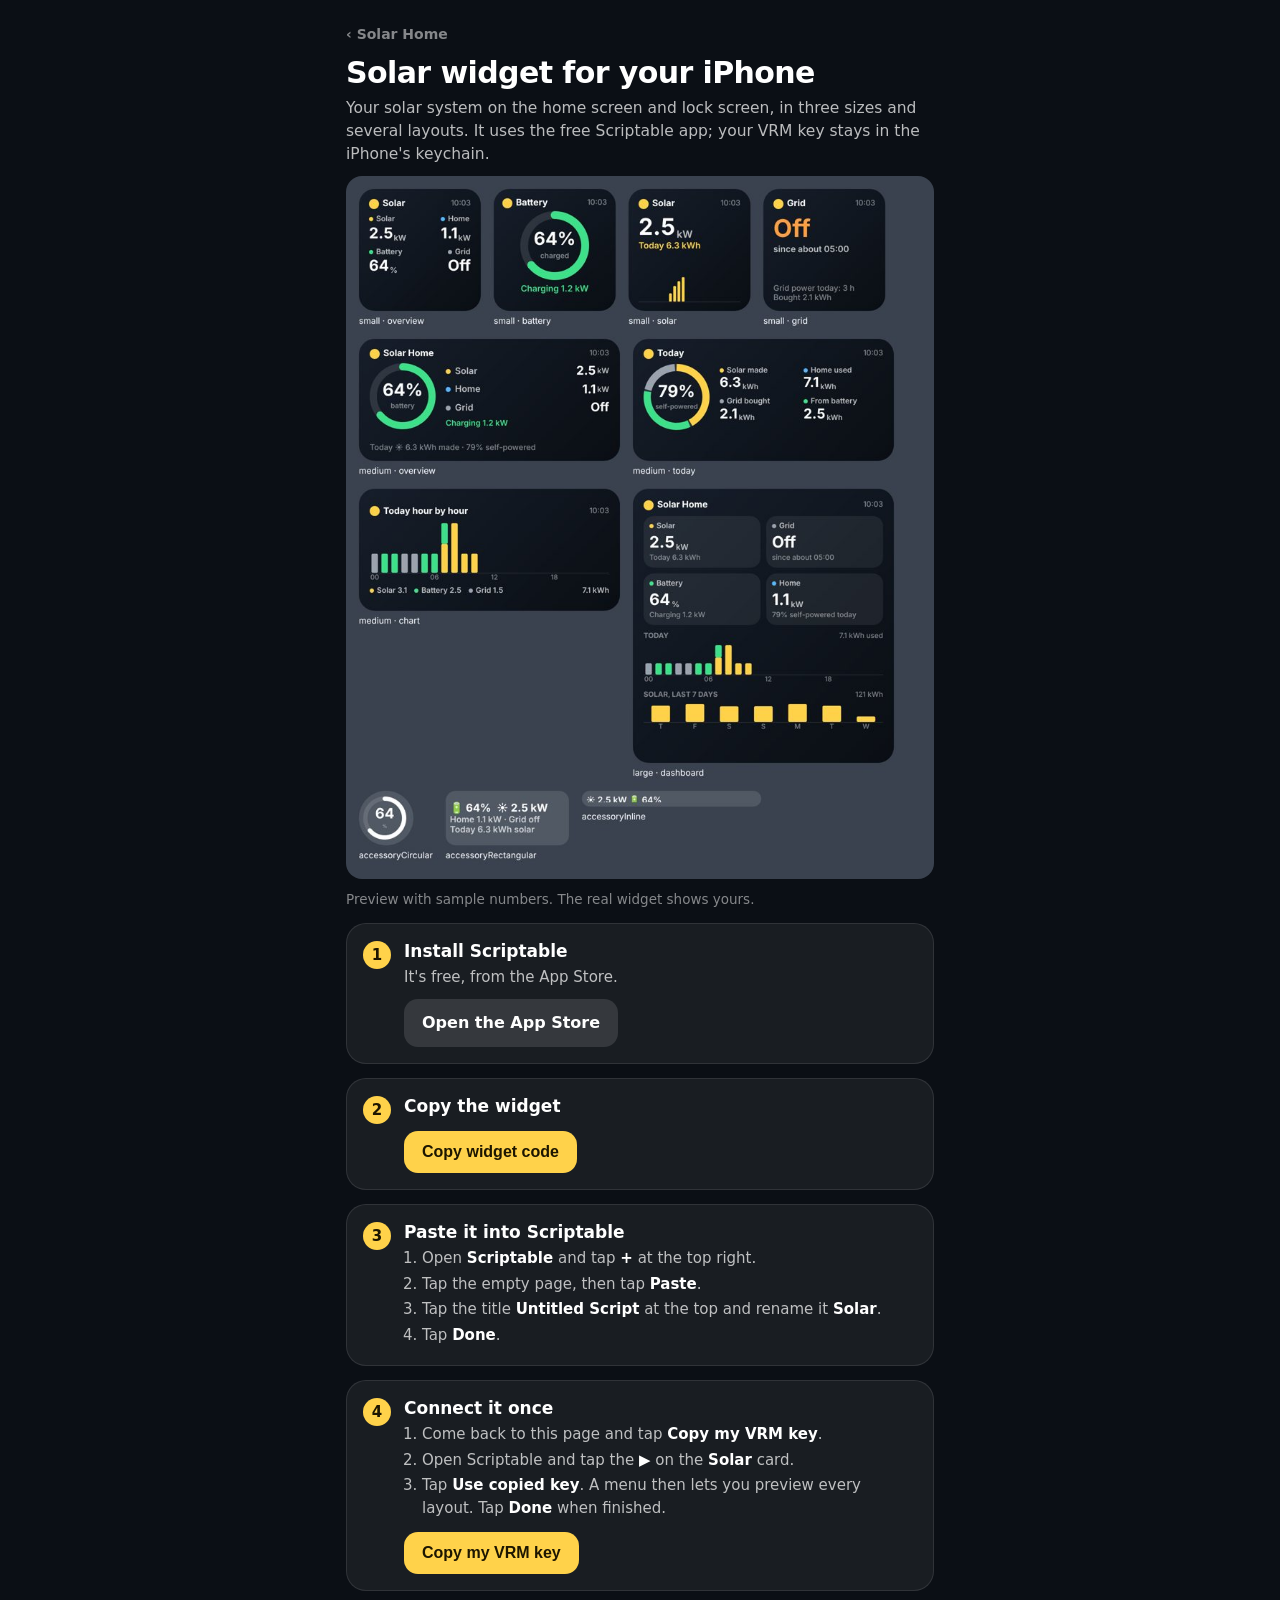
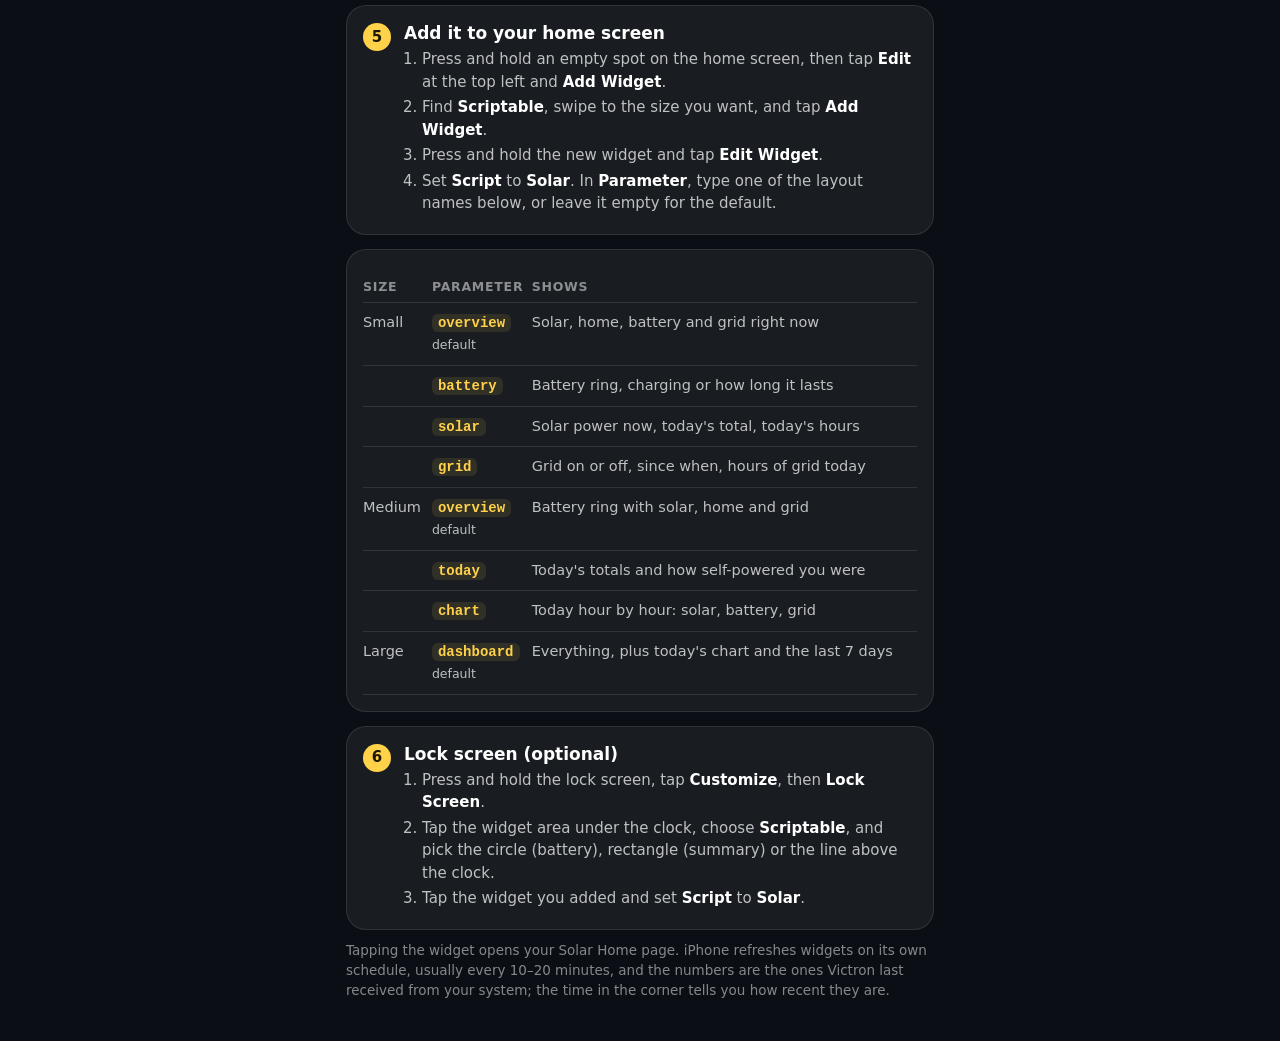
<file: solar/widget.html>
<!doctype html>
<html lang="en">
<head>
<meta charset="utf-8">
<meta name="viewport" content="width=device-width,initial-scale=1,viewport-fit=cover">
<meta name="color-scheme" content="dark">
<title>Solar Widget Setup</title>
<style>
:root{--bg:#0b0f15;--card:rgba(255,255,255,.06);--line:rgba(255,255,255,.1);--ink:#fff;--ink2:rgba(255,255,255,.72);--ink3:rgba(255,255,255,.5);--solar:#ffd24a;--batt:#3fe08a;--home:#56b6ff}
*{box-sizing:border-box;margin:0;padding:0}
body{background:var(--bg);color:var(--ink);font:16px/1.5 -apple-system,BlinkMacSystemFont,"SF Pro Text",system-ui,sans-serif;-webkit-text-size-adjust:100%}
main{max-width:620px;margin:0 auto;padding:calc(env(safe-area-inset-top) + 22px) 16px calc(env(safe-area-inset-bottom) + 40px)}
a.back{color:var(--ink3);text-decoration:none;font-size:14px;font-weight:600}
h1{font-size:30px;line-height:1.15;letter-spacing:-.02em;margin:10px 0 6px}
.sub{color:var(--ink2);font-size:15.5px}
.card{background:var(--card);border:1px solid var(--line);border-radius:20px;padding:16px;margin-top:14px}
.step{display:flex;gap:13px}
.n{flex:none;width:28px;height:28px;border-radius:50%;background:var(--solar);color:#1d1600;font-weight:800;font-size:15px;display:grid;place-items:center;margin-top:1px}
.step h2{font-size:17px;line-height:1.3;margin-bottom:4px}
.step p,.step li{color:var(--ink2);font-size:15px}
.step ol{padding-left:18px;margin-top:4px}
.step li{margin:3px 0}
b{color:var(--ink)}
.btn{display:inline-flex;align-items:center;justify-content:center;gap:8px;margin-top:10px;padding:12px 18px;border-radius:14px;background:var(--solar);color:#1d1600;font-weight:750;font-size:16px;border:0;text-decoration:none;cursor:pointer}
.btn.alt{background:rgba(255,255,255,.12);color:#fff}
.ok{display:none;margin-top:8px;color:var(--batt);font-weight:650;font-size:14.5px}
.ok.on{display:block}
textarea{display:none;width:100%;height:140px;margin-top:10px;border-radius:12px;background:#05080c;color:#cfd6df;border:1px solid var(--line);font:12px ui-monospace,Menlo,monospace;padding:10px}
textarea.on{display:block}
table{width:100%;border-collapse:collapse;margin-top:6px;font-size:14.5px}
th{text-align:left;color:var(--ink3);font-weight:650;font-size:12.5px;letter-spacing:.06em;text-transform:uppercase;padding:6px 0;border-bottom:1px solid var(--line)}
td{padding:9px 8px 9px 0;border-bottom:1px solid var(--line);vertical-align:top;color:var(--ink2)}
td:first-child{white-space:nowrap}
code{font:600 14px ui-monospace,Menlo,monospace;color:var(--solar);background:rgba(255,210,74,.1);padding:1px 6px;border-radius:6px}
.prev{width:100%;border-radius:16px;margin-top:10px;display:block}
.note{color:var(--ink3);font-size:13.5px;margin-top:10px}
</style>
</head>
<body>
<main>
  <a class="back" href="./">‹ Solar Home</a>
  <h1>Solar widget for your iPhone</h1>
  <p class="sub">Your solar system on the home screen and lock screen, in three sizes and several layouts. It uses the free Scriptable app; your VRM key stays in the iPhone's keychain.</p>

  <img class="prev" src="img/widget-preview.jpg" alt="Preview of the widget layouts">
  <p class="note">Preview with sample numbers. The real widget shows yours.</p>

  <div class="card"><div class="step"><div class="n">1</div><div>
    <h2>Install Scriptable</h2>
    <p>It's free, from the App Store.</p>
    <a class="btn alt" href="https://apps.apple.com/app/scriptable/id1405459188">Open the App Store</a>
  </div></div></div>

  <div class="card"><div class="step"><div class="n">2</div><div>
    <h2>Copy the widget</h2>
    <button class="btn" id="copy">Copy widget code</button>
    <div class="ok" id="ok">Copied. Now go to step 3.</div>
    <textarea id="code" readonly></textarea>
  </div></div></div>

  <div class="card"><div class="step"><div class="n">3</div><div>
    <h2>Paste it into Scriptable</h2>
    <ol>
      <li>Open <b>Scriptable</b> and tap <b>+</b> at the top right.</li>
      <li>Tap the empty page, then tap <b>Paste</b>.</li>
      <li>Tap the title <b>Untitled Script</b> at the top and rename it <b>Solar</b>.</li>
      <li>Tap <b>Done</b>.</li>
    </ol>
  </div></div></div>

  <div class="card"><div class="step"><div class="n">4</div><div>
    <h2>Connect it once</h2>
    <ol>
      <li>Come back to this page and tap <b>Copy my VRM key</b>.</li>
      <li>Open Scriptable and tap the <b>▶</b> on the <b>Solar</b> card.</li>
      <li>Tap <b>Use copied key</b>. A menu then lets you preview every layout. Tap <b>Done</b> when finished.</li>
    </ol>
    <button class="btn" id="copyKey">Copy my VRM key</button>
    <div class="ok" id="okKey"></div>
  </div></div></div>

  <div class="card"><div class="step"><div class="n">5</div><div>
    <h2>Add it to your home screen</h2>
    <ol>
      <li>Press and hold an empty spot on the home screen, then tap <b>Edit</b> at the top left and <b>Add Widget</b>.</li>
      <li>Find <b>Scriptable</b>, swipe to the size you want, and tap <b>Add Widget</b>.</li>
      <li>Press and hold the new widget and tap <b>Edit Widget</b>.</li>
      <li>Set <b>Script</b> to <b>Solar</b>. In <b>Parameter</b>, type one of the layout names below, or leave it empty for the default.</li>
    </ol>
  </div></div></div>

  <div class="card">
    <table>
      <tr><th>Size</th><th>Parameter</th><th>Shows</th></tr>
      <tr><td>Small</td><td><code>overview</code><br><span style="font-size:12.5px">default</span></td><td>Solar, home, battery and grid right now</td></tr>
      <tr><td></td><td><code>battery</code></td><td>Battery ring, charging or how long it lasts</td></tr>
      <tr><td></td><td><code>solar</code></td><td>Solar power now, today's total, today's hours</td></tr>
      <tr><td></td><td><code>grid</code></td><td>Grid on or off, since when, hours of grid today</td></tr>
      <tr><td>Medium</td><td><code>overview</code><br><span style="font-size:12.5px">default</span></td><td>Battery ring with solar, home and grid</td></tr>
      <tr><td></td><td><code>today</code></td><td>Today's totals and how self-powered you were</td></tr>
      <tr><td></td><td><code>chart</code></td><td>Today hour by hour: solar, battery, grid</td></tr>
      <tr><td>Large</td><td><code>dashboard</code><br><span style="font-size:12.5px">default</span></td><td>Everything, plus today's chart and the last 7 days</td></tr>
    </table>
  </div>

  <div class="card"><div class="step"><div class="n">6</div><div>
    <h2>Lock screen (optional)</h2>
    <ol>
      <li>Press and hold the lock screen, tap <b>Customize</b>, then <b>Lock Screen</b>.</li>
      <li>Tap the widget area under the clock, choose <b>Scriptable</b>, and pick the circle (battery), rectangle (summary) or the line above the clock.</li>
      <li>Tap the widget you added and set <b>Script</b> to <b>Solar</b>.</li>
    </ol>
  </div></div></div>

  <p class="note">Tapping the widget opens your Solar Home page. iPhone refreshes widgets on its own schedule, usually every 10–20 minutes, and the numbers are the ones Victron last received from your system; the time in the corner tells you how recent they are.</p>
</main>
<script>
var code = '', btn = document.getElementById('copy'), ta = document.getElementById('code'), ok = document.getElementById('ok');
fetch('widget.js?v=' + Date.now()).then(function (r) { return r.text() }).then(function (t) { code = t; ta.value = t });
var kb = document.getElementById('copyKey'), kok = document.getElementById('okKey');
kb.onclick = function () {
  var k = ''; try { k = localStorage.getItem('vrm_token') || '' } catch (e) { }
  if (!k) { kok.innerHTML = 'Your key isn\'t saved in this browser. Make a new one: open <a style="color:#ffd24a" href="https://vrm.victronenergy.com/access-tokens">VRM access tokens</a>, tap <b>Add</b>, name it <b>Widget</b>, tap <b>Create</b>, then <b>Copy</b>.'; kok.style.color = 'rgba(255,255,255,.72)'; kok.classList.add('on'); return }
  var done = function () { kok.textContent = 'Key copied. Now open Scriptable and tap ▶ on Solar.'; kok.style.color = ''; kok.classList.add('on'); kb.textContent = 'Key copied ✓' };
  if (navigator.clipboard && navigator.clipboard.writeText) navigator.clipboard.writeText(k).then(done, function () { kok.textContent = 'Copying was blocked. Tap the button again.'; kok.classList.add('on') }); else { kok.textContent = 'This browser can\'t copy. Make a new key in VRM instead.'; kok.classList.add('on') }
};
btn.onclick = function () {
  if (!code) { ta.classList.add('on'); return }
  var done = function () { ok.classList.add('on'); btn.textContent = 'Copied ✓' };
  var fallback = function () { ta.classList.add('on'); ta.focus(); ta.setSelectionRange(0, code.length); try { if (document.execCommand('copy')) { done(); return } } catch (e) { } ok.textContent = 'Select all the text below and copy it.'; ok.classList.add('on') };
  if (navigator.clipboard && navigator.clipboard.writeText) navigator.clipboard.writeText(code).then(done, fallback); else fallback();
};
</script>
</body>
</html>
</file>
<file: solar/more.css>
/* Solar Home: detail sheets and the energy history dashboard */
:root{--exp:#b58cff;--gridc:#9aa3ae;--sheet:#10151d}
.tile,#hcard .hc,.nd{cursor:pointer}
.tile{position:relative;transition:transform .16s ease,background .2s}
.tile:active,#hcard .hc:active{transform:scale(.97);background:rgba(255,255,255,.11)}
.tile::after{content:"";position:absolute;right:14px;top:16px;width:7px;height:7px;border-right:2px solid rgba(255,255,255,.32);border-top:2px solid rgba(255,255,255,.32);transform:rotate(45deg)}
.nd:active circle.ring{fill:#1d2531}
html.lock,html.lock body{overflow:hidden}

/* main-page history card */
#hcard .hc{margin-top:12px;border-radius:22px;background:linear-gradient(135deg,rgba(255,210,74,.10),rgba(86,182,255,.08) 60%,rgba(63,224,138,.07));border:1px solid var(--line);padding:15px 15px 13px;transition:transform .16s ease}
#hcard .hc-h{display:flex;align-items:center;justify-content:space-between}
#hcard .hc-h b{font-size:17px;font-weight:700;letter-spacing:-.01em}
#hcard .hc-h span{font-size:13px;font-weight:600;color:var(--ink-3)}
#hcard .hc-s{font-size:13.5px;color:var(--ink-2);margin-top:3px}
#hcard .mini{display:flex;align-items:flex-end;gap:5px;height:56px;margin-top:12px}
#hcard .mini>div{flex:1;display:flex;flex-direction:column;justify-content:flex-end}
#hcard .mini .bx{display:flex;align-items:flex-end;gap:2px;height:42px}
#hcard .mini .bx i{flex:1;display:block;border-radius:3px}
#hcard .mini em{font-style:normal;font-size:10px;color:var(--ink-3);text-align:center;margin-top:3px}

/* overlays */
.ov{position:fixed;inset:0;z-index:30;background:rgba(0,0,0,0);pointer-events:none;transition:background .3s}
.ov.on{background:rgba(0,0,0,.55);pointer-events:auto}
.ds{position:absolute;left:0;right:0;bottom:0;max-width:640px;margin:0 auto;height:calc(100% - var(--st) - 14px);background:var(--sheet);border-radius:26px 26px 0 0;
  transform:translateY(105%);transition:transform .38s cubic-bezier(.2,.9,.25,1);display:flex;flex-direction:column;border-top:1px solid rgba(255,255,255,.12);box-shadow:0 -12px 40px rgba(0,0,0,.45)}
.ov.on .ds{transform:none}
.ds.drag{transition:none}
.ds-top{flex:none;touch-action:none}
.grab{width:38px;height:5px;border-radius:3px;background:rgba(255,255,255,.26);margin:8px auto 0}
.ds-h{display:flex;align-items:center;justify-content:space-between;padding:10px 16px 6px 18px}
.ds-t{display:flex;align-items:center;gap:9px;font-size:21px;font-weight:700;letter-spacing:-.01em}
.ds-t i{width:11px;height:11px;border-radius:50%;background:currentColor;box-shadow:0 0 10px currentColor}
.xb{width:32px;height:32px;border-radius:50%;background:rgba(255,255,255,.1);display:grid;place-items:center}
.xb svg{width:14px;height:14px;stroke:#fff;stroke-width:2.4;stroke-linecap:round}
.ds-b{flex:1;overflow-y:auto;-webkit-overflow-scrolling:touch;overscroll-behavior:contain;padding:6px 14px calc(var(--sb) + 30px)}

.hv{position:fixed;inset:0;z-index:31;background:var(--bg);transform:translateX(104%);transition:transform .38s cubic-bezier(.2,.9,.25,1),visibility 0s linear .38s;display:flex;flex-direction:column;visibility:hidden}
.hv.on{transform:none;visibility:visible;transition-delay:0s}
.hv-top{flex:none;padding:calc(var(--st) + 8px) 14px 10px;background:rgba(11,15,21,.94);-webkit-backdrop-filter:blur(18px);backdrop-filter:blur(18px);border-bottom:1px solid var(--line)}
.hv-top .in{max-width:640px;margin:0 auto}
.hv-row{display:flex;align-items:center;gap:10px;margin-bottom:12px}
.hv-row h2{flex:1;font-size:22px;font-weight:700;letter-spacing:-.01em}
.back{width:36px;height:36px;border-radius:50%;background:rgba(255,255,255,.09);display:grid;place-items:center}
.back svg{width:18px;height:18px;stroke:#fff;fill:none;stroke-width:2.4;stroke-linecap:round;stroke-linejoin:round}
.seg{display:flex;background:rgba(255,255,255,.08);border-radius:12px;padding:3px}
.seg button{flex:1;padding:8px 0;border-radius:9px;font-size:14px;font-weight:600;color:var(--ink-2);transition:background .2s,color .2s}
.seg button.on{background:rgba(255,255,255,.17);color:#fff}
.dnav{display:flex;align-items:center;justify-content:space-between;margin-top:10px}
.dnav b{font-size:16px;font-weight:650}
.dnav button{width:34px;height:34px;border-radius:50%;background:rgba(255,255,255,.08);display:grid;place-items:center}
.dnav button svg{width:16px;height:16px;stroke:#fff;fill:none;stroke-width:2.4;stroke-linecap:round;stroke-linejoin:round}
.dnav button:disabled{opacity:.22}
.hv-b{flex:1;overflow-y:auto;-webkit-overflow-scrolling:touch;overscroll-behavior:contain}
.hv-b .in{max-width:640px;margin:0 auto;padding:12px 14px calc(var(--sb) + 34px)}

/* cards and content */
.cd{border-radius:22px;background:var(--card);border:1px solid var(--line);padding:15px 15px 14px;margin-bottom:12px;position:relative}
.cd h3{font-size:12.5px;font-weight:700;letter-spacing:.08em;color:var(--ink-3);text-transform:uppercase;margin-bottom:11px;display:flex;align-items:center;justify-content:space-between;gap:8px}
.cd h3 em{font-style:normal;letter-spacing:0;text-transform:none;font-weight:600;font-size:12.5px;color:var(--ink-3)}
.hero2{display:flex;align-items:center;gap:16px}
.hero2 .tx{flex:1;min-width:0}
.big{font-size:46px;font-weight:700;letter-spacing:-.03em;font-variant-numeric:tabular-nums;line-height:1}
.big small{font-size:22px;font-weight:500;color:var(--ink-2);margin-left:4px;letter-spacing:0}
.lead{font-size:15px;color:var(--ink-2);margin-top:7px;line-height:1.35}
.chip{display:inline-flex;align-items:center;gap:6px;font-size:12.5px;font-weight:650;padding:4px 10px;border-radius:20px;background:rgba(255,255,255,.09);margin-top:10px}
.chip i{width:7px;height:7px;border-radius:50%;background:currentColor}
.kv{display:grid;grid-template-columns:1fr 1fr;gap:13px 14px}
.kv.k3{grid-template-columns:1fr 1fr 1fr}
.kv div span{display:block;font-size:12px;color:var(--ink-3);font-weight:600;margin-bottom:2px}
.kv div b{font-size:19px;font-weight:650;font-variant-numeric:tabular-nums;letter-spacing:-.01em}
.kv div b small{font-size:13px;font-weight:500;color:var(--ink-2);margin-left:2px}
.kv div p{font-size:12px;color:var(--ink-3);margin-top:1px}
.rows .r{display:flex;align-items:center;gap:12px;padding:11px 0;border-top:1px solid var(--line)}
.rows .r:first-child{border-top:0;padding-top:2px}
.rows .r .n{flex:1;min-width:0}
.rows .r .n b{display:block;font-size:15px;font-weight:600;white-space:nowrap;overflow:hidden;text-overflow:ellipsis}
.rows .r .n span{font-size:12.5px;color:var(--ink-3)}
.rows .r .v{text-align:right;font-variant-numeric:tabular-nums}
.rows .r .v b{display:block;font-size:16px;font-weight:650}
.rows .r .v span{font-size:12px;color:var(--ink-3)}
.badge{display:inline-block;font-size:11.5px;font-weight:700;padding:2px 8px;border-radius:10px;background:rgba(255,255,255,.1);color:var(--ink-2);margin-top:3px}
.mix{display:flex;height:12px;border-radius:6px;overflow:hidden;background:rgba(255,255,255,.08);gap:2px}
.mix b{display:block;height:100%;transition:width .6s}
.leg{display:flex;flex-wrap:wrap;gap:6px 13px;margin-top:10px;font-size:12px;color:var(--ink-2)}
.leg span{white-space:nowrap}
.leg i{display:inline-block;width:9px;height:9px;border-radius:3px;margin-right:5px;vertical-align:-1px}
.note{font-size:13px;color:var(--ink-3);line-height:1.4}
.note b{color:var(--ink-2)}
.warn{border-radius:16px;padding:11px 13px;margin-bottom:12px;font-size:13.5px;line-height:1.4;background:rgba(255,210,74,.10);border:1px solid rgba(255,210,74,.3);color:var(--ink-2)}
.warn b{color:var(--solar)}
.link{display:flex;align-items:center;justify-content:center;gap:6px;width:100%;padding:14px;border-radius:16px;background:rgba(255,255,255,.08);font-size:15px;font-weight:600;margin:4px 0 12px}
.link::after{content:"";width:7px;height:7px;border-right:2px solid currentColor;border-top:2px solid currentColor;transform:rotate(45deg);opacity:.6}
.strip{display:flex;height:22px;border-radius:7px;overflow:hidden;background:rgba(255,255,255,.06);gap:1px}
.strip b{flex:1}
.strip-l{display:flex;justify-content:space-between;font-size:10.5px;color:var(--ink-3);margin-top:5px}
.ins{display:flex;gap:12px;align-items:flex-start;padding:10px 0;border-top:1px solid var(--line)}
.ins:first-of-type{border-top:0;padding-top:0}
.ins .ic{flex:none;width:34px;height:34px;border-radius:11px;display:grid;place-items:center;font-size:17px}
.ins .t b{display:block;font-size:15px;font-weight:650}
.ins .t span{font-size:13px;color:var(--ink-2)}
.price{display:flex;gap:8px;margin-top:10px}
.price input{flex:1;font:inherit;font-size:16px;color:#fff;background:#0d1117;border:1px solid rgba(255,255,255,.16);border-radius:12px;padding:10px 12px;-webkit-appearance:none;min-width:0}
.price button{padding:10px 16px;border-radius:12px;background:var(--batt);color:#06210f;font-weight:700;font-size:15px}
.spin{display:flex;align-items:center;justify-content:center;height:150px;color:var(--ink-3);font-size:13.5px;gap:10px}
.spin::before{content:"";width:16px;height:16px;border-radius:50%;border:2px solid rgba(255,255,255,.2);border-top-color:#fff;animation:sp .8s linear infinite}
@keyframes sp{to{transform:rotate(360deg)}}

/* charts */
.chart{position:relative;width:100%;touch-action:pan-y;-webkit-user-select:none;user-select:none}
.chart svg{display:block;overflow:visible}
.chart text{font-family:var(--font);font-size:10.5px;fill:rgba(255,255,255,.45)}
.chart .ax{stroke:rgba(255,255,255,.08);stroke-width:1}
.chart .zero{stroke:rgba(255,255,255,.28);stroke-width:1}
.tip{position:absolute;top:-8px;left:0;pointer-events:none;background:rgba(24,31,42,.97);border:1px solid rgba(255,255,255,.14);border-radius:12px;padding:8px 11px;
  font-size:12.5px;line-height:1.5;white-space:nowrap;transform:translate(-50%,-100%);opacity:0;transition:opacity .12s;z-index:3;box-shadow:0 8px 24px rgba(0,0,0,.4);color:#fff}
.tip.on{opacity:1}
.tip b{font-size:13px}
.tip i{display:inline-block;width:8px;height:8px;border-radius:2px;margin-right:6px;vertical-align:0}
.tip .tr{display:flex;justify-content:space-between;gap:14px}
.tip .tr span:last-child{font-variant-numeric:tabular-nums;font-weight:600}
.ringwrap{position:relative;flex:none}
.ringwrap .c{position:absolute;inset:0;display:flex;flex-direction:column;align-items:center;justify-content:center;text-align:center}
.ringwrap .c b{font-size:26px;font-weight:700;letter-spacing:-.02em;line-height:1}
.ringwrap .c span{font-size:11px;color:var(--ink-3);font-weight:600;margin-top:3px;line-height:1.2}
.kpis{display:grid;grid-template-columns:1fr 1fr;gap:8px;flex:1;min-width:0}
.kpi{border-radius:14px;background:rgba(255,255,255,.05);padding:9px 9px;min-width:0}
.kpi span{display:flex;align-items:center;gap:5px;font-size:11px;font-weight:650;color:var(--ink-3);white-space:nowrap}
.kpi span i{width:7px;height:7px;border-radius:50%}
.kpi b{display:block;font-size:18px;font-weight:700;margin-top:3px;font-variant-numeric:tabular-nums;letter-spacing:-.01em}
.kpi b small{font-size:12px;font-weight:500;color:var(--ink-2);margin-left:2px}
.kpi p{font-size:11.5px;color:var(--ink-3);margin-top:1px}
@media (max-width:370px){.big{font-size:40px}.kv div b{font-size:17px}.kpi b{font-size:16px}}
</file>
